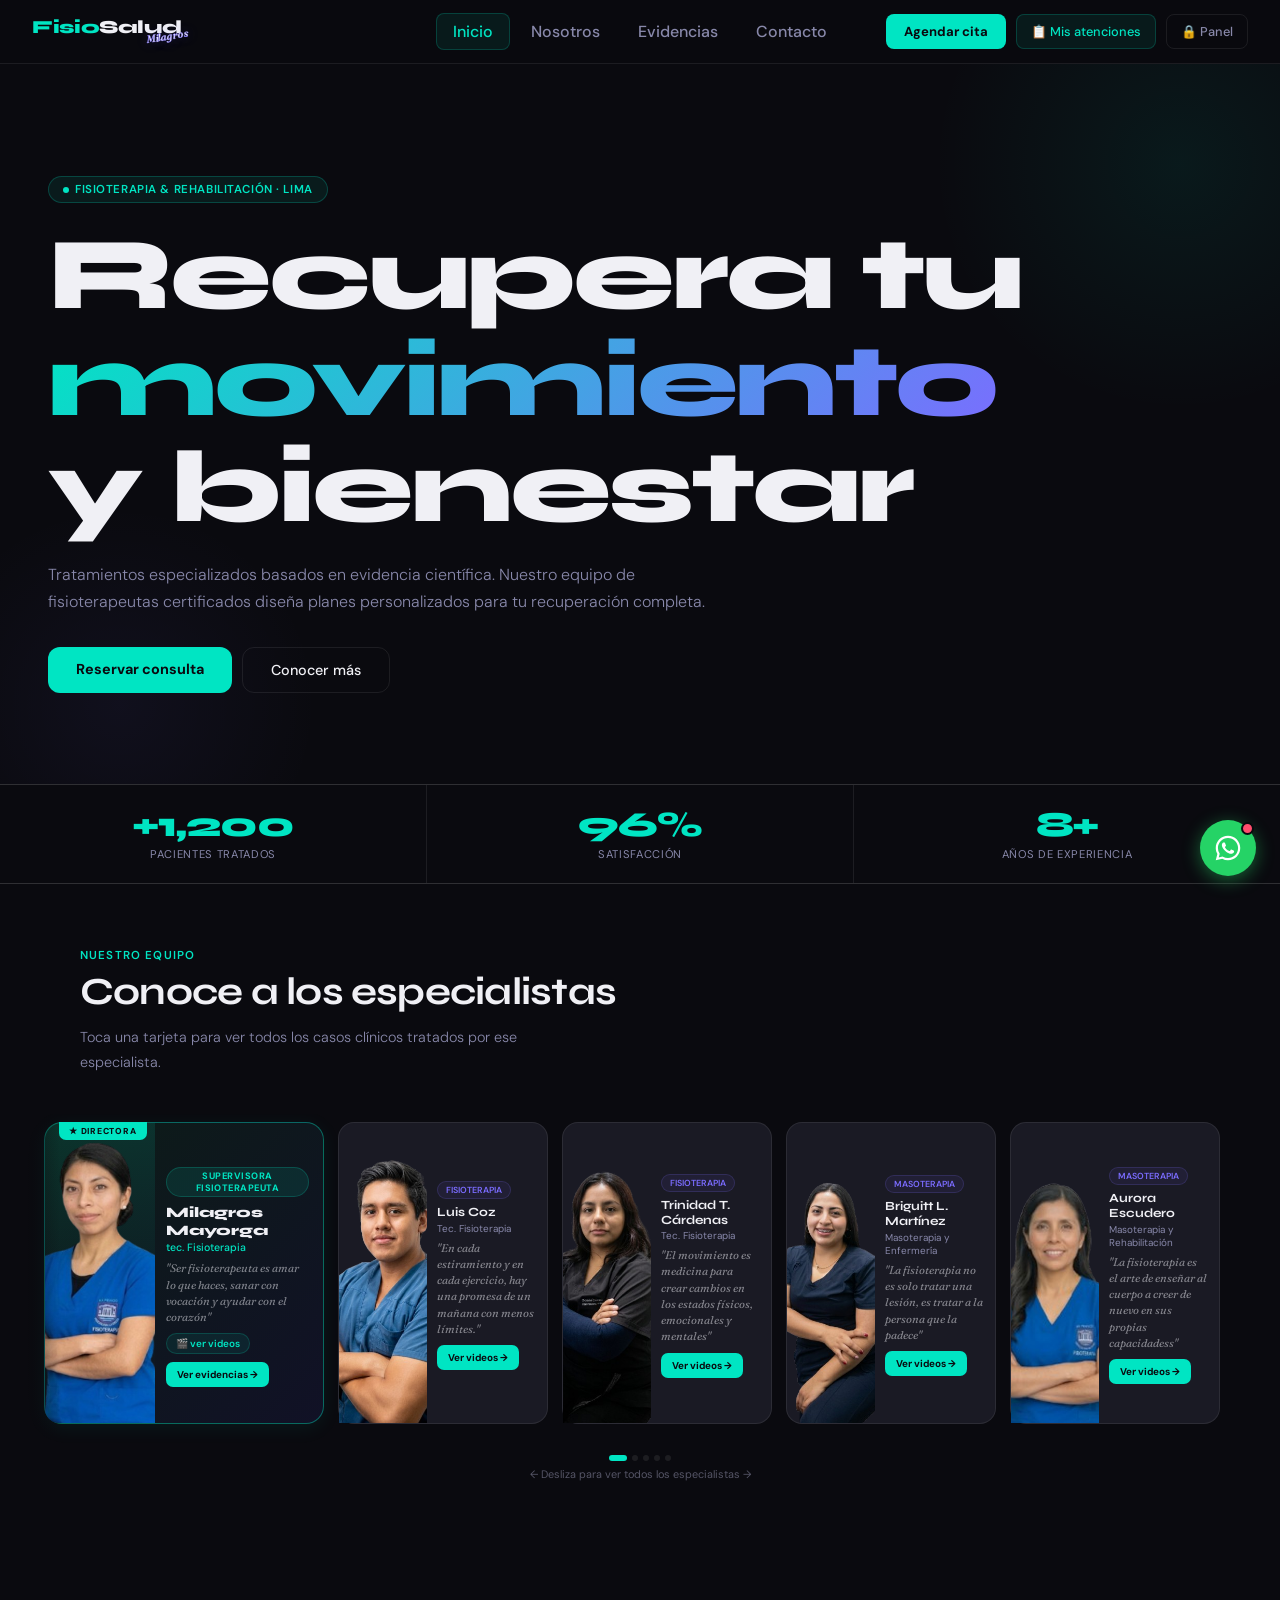
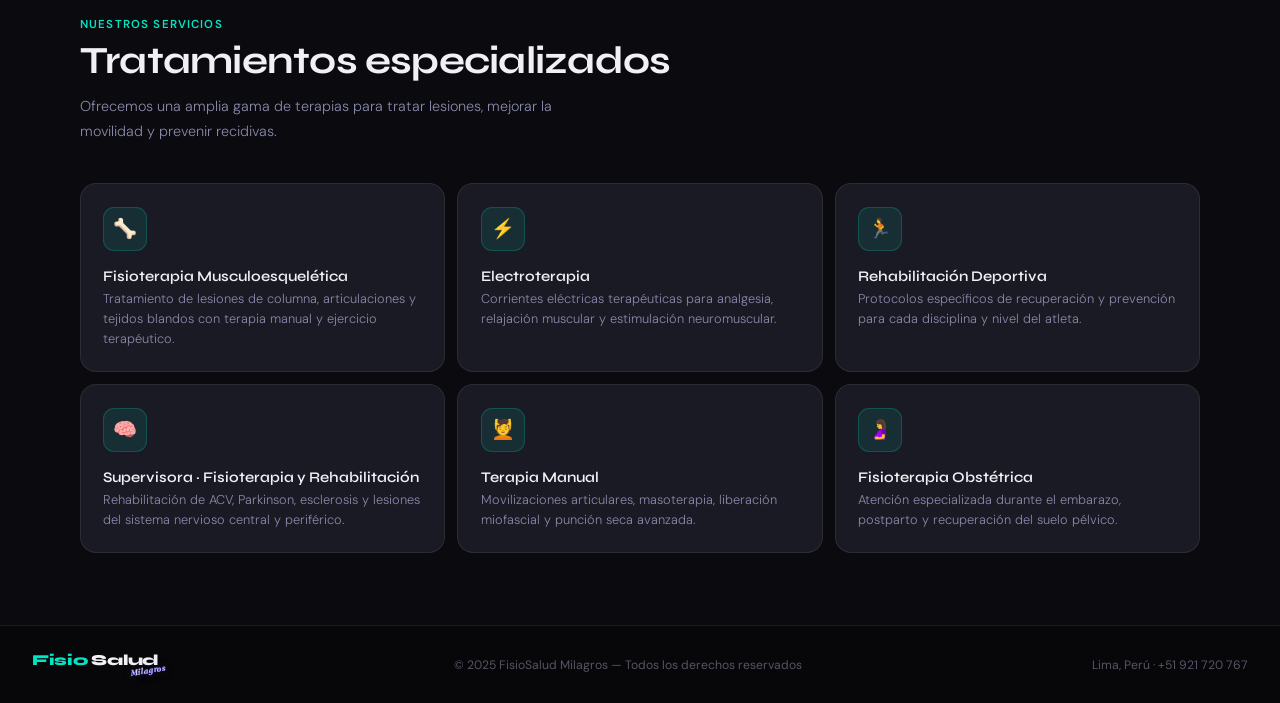
<file: index.html>
<!DOCTYPE html>
<html lang="es">

<head>
    <meta charset="UTF-8">
    <meta name="viewport" content="width=device-width, initial-scale=1.0">
    <meta name="description" content="FisioSalud Milagros — Fisioterapia y Rehabilitación en Lima. Tratamientos especializados basados en evidencia científica.">
    <title>FisioSalud Milagros — Inicio</title>
    <link rel="stylesheet" href="css/variables.css">
    <link rel="stylesheet" href="css/nav.css">
    <link rel="stylesheet" href="css/index.css">
</head>

<body>

    <!-- ======================== NAVEGACIÓN ======================== -->
    <nav>
        <a class="logo" href="index.html">
            <span class="logo-fisio">Fisio</span><span class="logo-salud">Salud</span>
            <span class="logo-milagros">Milagros</span>
        </a>

        <ul class="nav-tabs">
            <li><a href="index.html"      class="active">Inicio</a></li>
            <li><a href="nosotros.html"              >Nosotros</a></li>
            <li><a href="evidencias.html"            >Evidencias</a></li>
            <li><a href="contacto.html"              >Contacto</a></li>
        </ul>

        <div class="nav-actions">
            <a class="nav-cta" href="contacto.html">Agendar cita</a>
            <a class="nav-panel-btn" href="pacientes.html" title="Consulta tus atenciones" style="background:rgba(0,229,195,.08);border:1px solid rgba(0,229,195,.2);color:var(--accent);">📋 Mis atenciones</a>
            <a class="nav-panel-btn" href="acceso.html" title="Acceso al panel">🔒 Panel</a>
        </div>

        <button class="hamburger" id="hamBtn" aria-label="Menú">
            <span class="ham-line"></span>
            <span class="ham-line"></span>
            <span class="ham-line"></span>
        </button>
    </nav>

    <!-- Menú móvil -->
    <div class="mobile-menu" id="mobileMenu">
        <a href="index.html"      class="active">🏠 Inicio</a>
        <a href="nosotros.html"              >👥 Nosotros</a>
        <a href="evidencias.html"            >🎬 Evidencias</a>
        <a href="contacto.html"              >📞 Contacto</a>
        <a href="contacto.html" class="mob-cta">Agendar cita →</a>
        <a href="pacientes.html" style="display:block;margin:0 1.5rem .6rem;background:rgba(0,229,195,.08);border:1px solid rgba(0,229,195,.22);color:var(--accent);text-align:center;padding:10px;border-radius:10px;font-size:.82rem;text-decoration:none;font-weight:600;">📋 Consultar mis atenciones</a>
        <a href="acceso.html" style="display:block;margin:0 1.5rem 1rem;background:rgba(255,255,255,.04);border:1px solid rgba(255,255,255,.08);color:#8888aa;text-align:center;padding:10px;border-radius:10px;font-size:.82rem;text-decoration:none;border-bottom:none;">🔒 Acceso al panel</a>
    </div>

    <!-- ======================== WHATSAPP FLOTANTE ======================== -->
    <div class="wa-float">
        <div class="wa-bubble" id="waBubble">
            <strong>¡Hola! 👋</strong>
            Escríbenos por WhatsApp, estamos disponibles para ayudarte.
        </div>
        <button class="wa-btn" onclick="toggleBubble()" title="Contactar por WhatsApp">
            <span class="wa-ping"></span>
            <svg viewBox="0 0 32 32" fill="white" xmlns="http://www.w3.org/2000/svg">
                <path d="M16 2C8.268 2 2 8.268 2 16c0 2.478.672 4.8 1.845 6.79L2 30l7.418-1.82A13.94
                13.94 0 0016 30c7.732 0 14-6.268 14-14S23.732 2 16 2zm0 25.5a11.45 11.45 0
                01-5.828-1.593l-.418-.248-4.33 1.063 1.095-4.217-.272-.433A11.46 11.46 0
                014.5 16C4.5 9.597 9.597 4.5 16 4.5S27.5 9.597 27.5 16 22.403 27.5 16
                27.5zm6.29-8.61c-.344-.172-2.036-1.004-2.351-1.118-.316-.115-.546-.172-.776.172
                -.23.344-.89 1.118-1.09 1.348-.2.23-.4.258-.745.086-.344-.172-1.453-.535-2.768
                -1.708-1.023-.913-1.714-2.04-1.915-2.384-.2-.344-.021-.53.15-.7.155-.154.344-.4
                .517-.6.172-.2.23-.344.344-.574.115-.23.057-.43-.029-.6-.086-.172-.776-1.87
                -1.063-2.56-.28-.672-.564-.58-.776-.59-.2-.01-.43-.012-.66-.012-.23 0-.603.086
                -.918.43-.316.344-1.205 1.177-1.205 2.87s1.233 3.328 1.405 3.558c.172.23 2.427
                3.706 5.88 5.197.822.354 1.463.566 1.963.724.824.262 1.575.225 2.168.136.661
                -.099 2.036-.832 2.323-1.635.287-.804.287-1.493.2-1.635-.085-.143-.315-.229
                -.66-.401z"/>
            </svg>
        </button>
    </div>

    <!-- ======================== HERO ======================== -->
    <section class="hero">
        <div class="hero-inner">
            <div class="hero-badge">
                <span class="hero-badge-dot"></span>
                Fisioterapia &amp; Rehabilitación · Lima
            </div>

            <h1>
                Recupera tu<br>
                <span class="highlight">movimiento</span><br>
                y bienestar
            </h1>

            <p class="hero-desc">
                Tratamientos especializados basados en evidencia científica.
                Nuestro equipo de fisioterapeutas certificados diseña planes
                personalizados para tu recuperación completa.
            </p>

            <div class="hero-actions">
                <a class="btn-primary"   href="contacto.html">Reservar consulta</a>
                <a class="btn-secondary" href="nosotros.html">Conocer más</a>
            </div>
        </div>
    </section>

    <!-- ======================== ESTADÍSTICAS ======================== -->
    <div class="stats-bar">
        <div class="stat-item">
            <span class="num">+1,200</span>
            <span class="label">Pacientes tratados</span>
        </div>
        <div class="stat-item">
            <span class="num">96%</span>
            <span class="label">Satisfacción</span>
        </div>
        <div class="stat-item full">
            <span class="num">8+</span>
            <span class="label">Años de experiencia</span>
        </div>
    </div>

    <!-- ======================== CARRUSEL ESPECIALISTAS ======================== -->
    <section class="specialists-section">
        <div class="specialists-head">
            <span class="section-tag">Nuestro equipo</span>
            <h2 class="section-title">Conoce a los especialistas</h2>
            <p class="section-desc">
                Toca una tarjeta para ver todos los casos clínicos tratados por ese especialista.
            </p>
        </div>

        <div class="carousel-outer">
            <div class="carousel-track" id="carouselTrack">

                <!-- DIRECTORA — tarjeta principal -->
                <div class="esp-card-main" onclick="goToEvidencias('ml')">
                    <span class="dir-tag">★ Directora</span>
                    <div class="esp-foto-main">
                        <img src="img/foto-mm.png" alt="Milagros Mayorga" style="width:100%;height:100%;object-fit:cover;object-position:top center;">
                    </div>
                    <div class="esp-info-main">
                        <div class="esp-badge-main">Supervisora Fisioterapeuta</div>
                        <div class="esp-name-main">Milagros Mayorga</div>
                        <div class="esp-role-main">tec. Fisioterapia</div>
                        <div class="esp-quote">"Ser fisioterapeuta es amar lo que haces, sanar con vocación y ayudar con el corazón"</div>
                        <div class="vid-count-main">🎬 ver videos</div>
                        <button class="ev-btn" onclick="event.stopPropagation();goToEvidencias('ml')">
                            Ver evidencias →
                        </button>
                    </div>
                </div>

                <!-- Carlos Ríos -->
                <div class="esp-card-sec" onclick="goToEvidencias('lc')">
                    <div class="esp-foto-sec">
                        <img src="img/foto-lc.png" alt="Luis Coz" >
                    </div>
                    <div class="esp-info-sec">
                        <div class="esp-badge-sec">Fisioterapia</div>
                        <div class="esp-name-sec">Luis Coz</div>
                        <div class="esp-role-sec">Tec. Fisioterapia</div>
                        <div class="esp-quote">"En cada estiramiento y en cada ejercicio, hay una promesa de un mañana con menos límites."</div>
                        <button class="ev-btn">Ver videos →</button>
                    </div>
                </div>

                <!-- Ana Vargas -->
                <div class="esp-card-sec" onclick="goToEvidencias('tc')">
                    <div class="esp-foto-sec">
                        <img src="img/foto-tc.png" alt="Trinidad T. Cárdenas" style="width:100%;height:100%;object-fit:cover;object-position:top center;">
                    </div>
                    <div class="esp-info-sec">
                        <div class="esp-badge-sec">Fisioterapia</div>
                        <div class="esp-name-sec">Trinidad T. Cárdenas</div>
                        <div class="esp-role-sec">Tec. Fisioterapia</div>
                        <div class="esp-quote">"El movimiento es medicina para crear cambios en los estados físicos, emocionales y mentales"</div>
                        <button class="ev-btn">Ver videos →</button>
                    </div>
                </div>

                <!-- Juan Morales -->
                <div class="esp-card-sec" onclick="goToEvidencias('bm')">
                    <div class="esp-foto-sec">
                        <img src="img/foto-bm.png" alt="Briguitt L. Martínez" style="width:100%;height:100%;object-fit:cover;object-position:top center;">
                    </div>
                    <div class="esp-info-sec">
                        <div class="esp-badge-sec">Masoterapia</div>
                        <div class="esp-name-sec">Briguitt L. Martínez</div>
                        <div class="esp-role-sec">Masoterapia y Enfermería</div>
                        <div class="esp-quote">"La fisioterapia no es solo tratar una lesión, es tratar a la persona que la padece"</div>
                        <button class="ev-btn">Ver videos →</button>
                    </div>
                </div>

                <!-- Rosa Medina -->
                <div class="esp-card-sec" onclick="goToEvidencias('ae')">
                    <div class="esp-foto-sec">
                        <img src="img/foto-ae.png" alt="Aurora Escudero" style="width:100%;height:100%;object-fit:cover;object-position:top center;">
                    </div>
                    <div class="esp-info-sec">
                        <div class="esp-badge-sec">Masoterapia</div>
                        <div class="esp-name-sec">Aurora Escudero</div>
                        <div class="esp-role-sec">Masoterapia y Rehabilitación</div>
                        <div class="esp-quote">"La fisioterapia es el arte de enseñar al cuerpo a creer de nuevo en sus propias capacidadess"</div>
                        <button class="ev-btn">Ver videos →</button>
                    </div>
                </div>

            </div>
        </div>

        <div class="carousel-dots">
            <div class="c-dot active"></div>
            <div class="c-dot"></div>
            <div class="c-dot"></div>
            <div class="c-dot"></div>
            <div class="c-dot"></div>
        </div>
        <p class="swipe-hint">← Desliza para ver todos los especialistas →</p>
    </section>

    <!-- ======================== SERVICIOS ======================== -->
    <section class="services-section">
        <span class="section-tag">Nuestros servicios</span>
        <h2 class="section-title">Tratamientos especializados</h2>
        <p class="section-desc">
            Ofrecemos una amplia gama de terapias para tratar lesiones,
            mejorar la movilidad y prevenir recidivas.
        </p>

        <div class="services-grid">
            <div class="service-card">
                <div class="service-icon">🦴</div>
                <div>
                    <h3>Fisioterapia Musculoesquelética</h3>
                    <p>Tratamiento de lesiones de columna, articulaciones y tejidos blandos con terapia manual y ejercicio terapéutico.</p>
                </div>
            </div>
            <div class="service-card">
                <div class="service-icon">⚡</div>
                <div>
                    <h3>Electroterapia</h3>
                    <p>Corrientes eléctricas terapéuticas para analgesia, relajación muscular y estimulación neuromuscular.</p>
                </div>
            </div>
            <div class="service-card">
                <div class="service-icon">🏃</div>
                <div>
                    <h3>Rehabilitación Deportiva</h3>
                    <p>Protocolos específicos de recuperación y prevención para cada disciplina y nivel del atleta.</p>
                </div>
            </div>
            <div class="service-card">
                <div class="service-icon">🧠</div>
                <div>
                    <h3>Supervisora · Fisioterapia y Rehabilitación</h3>
                    <p>Rehabilitación de ACV, Parkinson, esclerosis y lesiones del sistema nervioso central y periférico.</p>
                </div>
            </div>
            <div class="service-card">
                <div class="service-icon">💆</div>
                <div>
                    <h3>Terapia Manual</h3>
                    <p>Movilizaciones articulares, masoterapia, liberación miofascial y punción seca avanzada.</p>
                </div>
            </div>
            <div class="service-card">
                <div class="service-icon">🤰</div>
                <div>
                    <h3>Fisioterapia Obstétrica</h3>
                    <p>Atención especializada durante el embarazo, postparto y recuperación del suelo pélvico.</p>
                </div>
            </div>
        </div>
    </section>

    <!-- ======================== FOOTER ======================== -->
    <footer>
        <a class="logo footer-logo" href="index.html" style="text-decoration:none;">
            <span class="logo-fisio" style="font-size:.95rem;">Fisio</span>
            <span class="logo-salud" style="font-size:.95rem;">Salud</span>
            <span class="logo-milagros" style="font-size:.52rem;">Milagros</span>
        </a>
        <span>© 2025 FisioSalud Milagros — Todos los derechos reservados</span>
        <span>Lima, Perú · +51 921 720 767</span>
    </footer>

    <script src="js/nav.js"></script>
    <script src="js/config.js"></script>
    <script src="js/sheets.js"></script>
    <script src="js/index.js"></script>

</body>
</html>
</file>
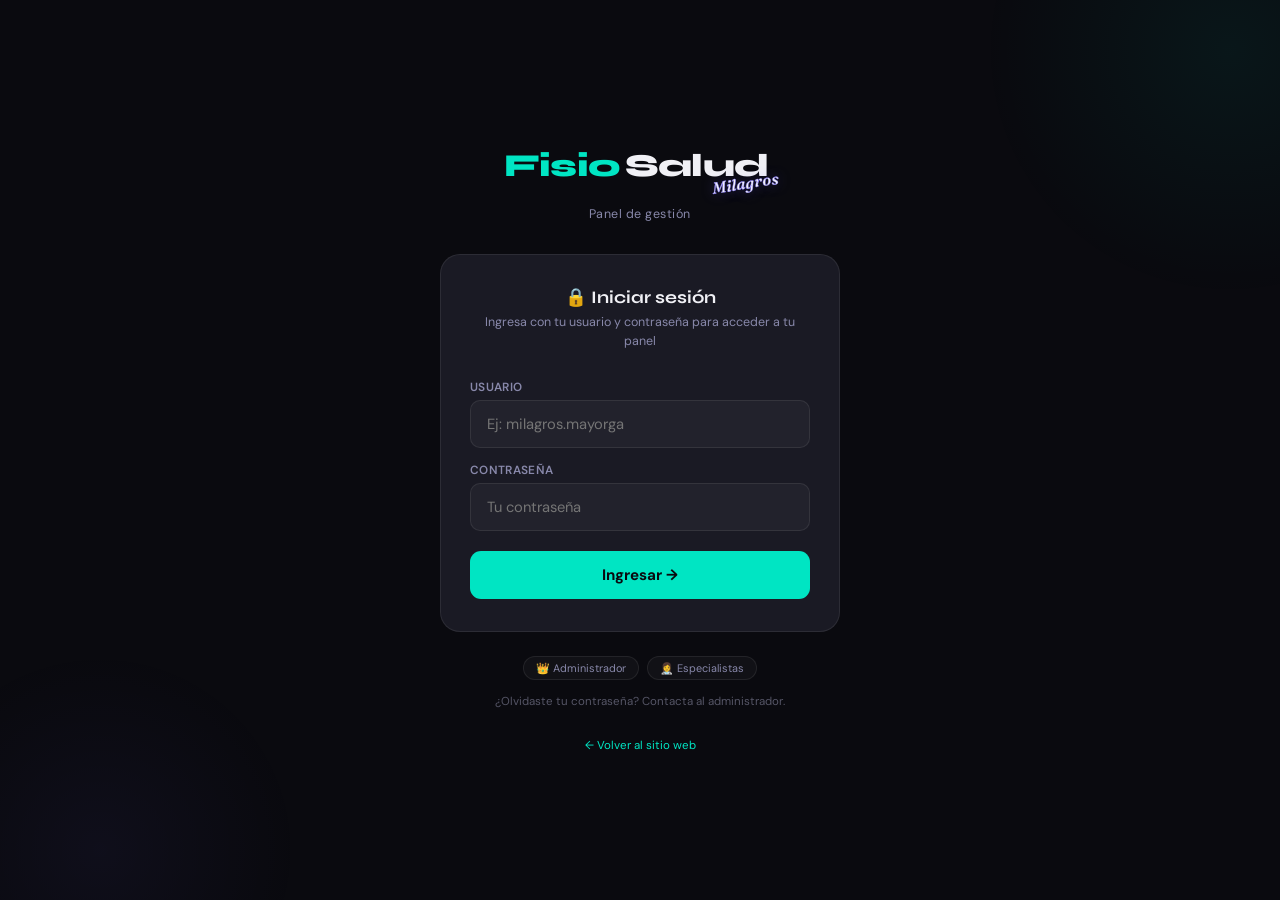
<file: acceso.html>
<!DOCTYPE html>
<html lang="es">

<head>
    <meta charset="UTF-8">
    <meta name="viewport" content="width=device-width, initial-scale=1.0">
    <title>Acceso — FisioSalud Milagros</title>
    <link rel="stylesheet" href="css/variables.css">
    <style>
        * { box-sizing: border-box; margin: 0; padding: 0; }

        body {
            font-family: 'DM Sans', sans-serif;
            background: var(--bg);
            color: var(--text);
            min-height: 100vh;
            display: flex;
            align-items: center;
            justify-content: center;
            padding: 1.5rem;
        }

        /* Fondo decorativo */
        body::before {
            content: '';
            position: fixed;
            top: -200px; right: -200px;
            width: 500px; height: 500px;
            background: radial-gradient(circle, rgba(0,229,195,0.06), transparent 70%);
            pointer-events: none;
        }

        body::after {
            content: '';
            position: fixed;
            bottom: -150px; left: -100px;
            width: 400px; height: 400px;
            background: radial-gradient(circle, rgba(123,108,255,0.05), transparent 70%);
            pointer-events: none;
        }

        /* Contenedor principal */
        .login-wrap {
            width: 100%;
            max-width: 400px;
            animation: fadeIn 0.4s ease;
            position: relative;
            z-index: 2;
        }

        @keyframes fadeIn {
            from { opacity: 0; transform: translateY(12px); }
            to   { opacity: 1; transform: translateY(0); }
        }

        /* Logo */
        .login-logo {
            text-align: center;
            margin-bottom: 2rem;
        }

        .logo-inner {
            position: relative;
            display: inline-block;
            padding-bottom: 0.8rem;
            padding-right: 0.5rem;
        }

        .logo-fisio  { font-family: 'Syne', sans-serif; font-weight: 800; font-size: 2rem; color: #00e5c3; letter-spacing: -0.02em; }
        .logo-salud  { font-family: 'Syne', sans-serif; font-weight: 800; font-size: 2rem; color: #f0f0f5; letter-spacing: -0.02em; }
        .logo-milag  {
            font-family: 'Fraunces', serif;
            font-style: italic;
            font-weight: 600;
            font-size: 1rem;
            color: #f0f0f5;
            -webkit-text-stroke: 0.4px #7b6cff;
            text-shadow: 0 0 14px rgba(123,108,255,0.4);
            position: absolute;
            bottom: 0; right: -0.2rem;
            transform: rotate(-9deg);
            transform-origin: left bottom;
            white-space: nowrap;
        }

        .login-subtitle {
            font-size: 0.78rem;
            color: var(--muted);
            margin-top: 0.5rem;
            letter-spacing: 0.04em;
        }

        /* Caja de login */
        .login-box {
            background: var(--bg3);
            border: 1px solid var(--border);
            border-radius: 20px;
            padding: 2rem 1.8rem;
        }

        .login-box h2 {
            font-family: 'Syne', sans-serif;
            font-size: 1.1rem;
            font-weight: 700;
            margin-bottom: 0.3rem;
            text-align: center;
        }

        .login-box p {
            font-size: 0.78rem;
            color: var(--muted);
            text-align: center;
            margin-bottom: 1.8rem;
            line-height: 1.5;
        }

        /* Campos */
        .field {
            margin-bottom: 14px;
        }

        .field label {
            display: block;
            font-size: 0.74rem;
            font-weight: 600;
            color: var(--muted);
            margin-bottom: 5px;
            letter-spacing: 0.03em;
            text-transform: uppercase;
        }

        .field input {
            width: 100%;
            background: rgba(255,255,255,0.04);
            border: 1px solid var(--border);
            border-radius: 10px;
            padding: 13px 16px;
            color: var(--text);
            font-family: 'DM Sans', sans-serif;
            font-size: 0.92rem;
            outline: none;
            transition: border-color 0.2s, box-shadow 0.2s;
        }

        .field input:focus {
            border-color: rgba(0,229,195,0.4);
            box-shadow: 0 0 0 3px rgba(0,229,195,0.08);
        }

        /* Botón */
        .login-btn {
            width: 100%;
            background: var(--accent);
            color: #0a0a0f;
            border: none;
            padding: 14px;
            border-radius: 11px;
            font-family: 'DM Sans', sans-serif;
            font-weight: 700;
            font-size: 0.95rem;
            cursor: pointer;
            margin-top: 6px;
            transition: all 0.2s;
        }

        .login-btn:hover {
            background: #00c9aa;
            transform: translateY(-1px);
            box-shadow: 0 6px 20px rgba(0,229,195,0.25);
        }

        .login-btn:active {
            transform: translateY(0);
        }

        /* Error */
        .login-error {
            background: rgba(255,107,107,0.08);
            border: 1px solid rgba(255,107,107,0.25);
            border-radius: 8px;
            padding: 10px 14px;
            color: #ff6b6b;
            font-size: 0.78rem;
            text-align: center;
            margin-top: 12px;
            display: none;
        }

        /* Cargando */
        .login-loading {
            text-align: center;
            padding: 12px;
            color: var(--muted);
            font-size: 0.82rem;
            display: none;
        }

        /* Info de acceso */
        .access-info {
            margin-top: 1.5rem;
            text-align: center;
        }

        .access-info p {
            font-size: 0.72rem;
            color: var(--subtle, #555);
            line-height: 1.6;
        }

        .access-info a {
            color: var(--accent);
            text-decoration: none;
            font-size: 0.72rem;
        }

        /* Roles info */
        .roles-row {
            display: flex;
            gap: 8px;
            justify-content: center;
            margin-top: 1.2rem;
        }

        .role-pill {
            display: flex;
            align-items: center;
            gap: 5px;
            background: rgba(255,255,255,0.03);
            border: 1px solid var(--border);
            border-radius: 100px;
            padding: 4px 12px;
            font-size: 0.68rem;
            color: var(--muted);
        }
    </style>
</head>

<body>

<div class="login-wrap">

    <!-- Logo -->
    <div class="login-logo">
        <div class="logo-inner">
            <span class="logo-fisio">Fisio</span>
            <span class="logo-salud">Salud</span>
            <span class="logo-milag">Milagros</span>
        </div>
        <p class="login-subtitle">Panel de gestión</p>
    </div>

    <!-- Caja de login -->
    <div class="login-box">
        <h2>🔒 Iniciar sesión</h2>
        <p>Ingresa con tu usuario y contraseña para acceder a tu panel</p>

        <div class="field">
            <label>Usuario</label>
            <input
                type="text"
                id="usuario"
                placeholder="Ej: milagros.mayorga"
                autocomplete="username"
                autocapitalize="none"
                onkeydown="if(event.key==='Enter') document.getElementById('password').focus()"
            >
        </div>

        <div class="field">
            <label>Contraseña</label>
            <input
                type="password"
                id="password"
                placeholder="Tu contraseña"
                autocomplete="current-password"
                onkeydown="if(event.key==='Enter') doLogin()"
            >
        </div>

        <button class="login-btn" onclick="doLogin()">
            Ingresar →
        </button>

        <div class="login-error" id="loginError">
            ❌ Usuario o contraseña incorrectos. Intenta de nuevo.
        </div>

        <div class="login-loading" id="loginLoading">
            ⏳ Verificando...
        </div>
    </div>

    <!-- Info de roles -->
    <div class="access-info">
        <div class="roles-row">
            <div class="role-pill">👑 Administrador</div>
            <div class="role-pill">👩‍⚕️ Especialistas</div>
        </div>
        <p style="margin-top:0.8rem;">
            ¿Olvidaste tu contraseña? Contacta al administrador.
        </p>
        <br>
        <a href="index.html">← Volver al sitio web</a>
    </div>

</div>

<script src="js/config.js"></script>
<script>

    function doLogin() {
        var usuario  = document.getElementById('usuario').value.trim().toLowerCase();
        var password = document.getElementById('password').value;
        var error    = document.getElementById('loginError');
        var loading  = document.getElementById('loginLoading');

        /* Ocultar error anterior */
        error.style.display   = 'none';
        loading.style.display = 'block';

        /* Pequeño delay para efecto visual */
        setTimeout(function () {
            loading.style.display = 'none';

            var resultado = verificarLogin(usuario, password);

            if (!resultado) {
                error.style.display = 'block';
                document.getElementById('password').value = '';
                document.getElementById('password').focus();
                return;
            }

            /* Guardar sesión en sessionStorage */
            try {
                sessionStorage.setItem('fsm_usuario',  usuario);
                sessionStorage.setItem('fsm_rol',      resultado.rol);
                sessionStorage.setItem('fsm_id',       resultado.id     || '');
                sessionStorage.setItem('fsm_nombre',   resultado.nombre || '');
            } catch(e) { /* silent */ }

            /* Redirigir según rol */
            if (resultado.rol === 'admin') {
                window.location.href = 'admin.html';
            } else {
                window.location.href = 'especialista.html';
            }

        }, 600);
    }

    /* Si ya hay sesión activa, redirigir */
    try {
        var rol = sessionStorage.getItem('fsm_rol');
        if (rol === 'admin') {
            window.location.href = 'admin.html';
        } else if (rol === 'especialista') {
            window.location.href = 'especialista.html';
        }
    } catch(e) { /* silent */ }

</script>

</body>
</html>
</file>
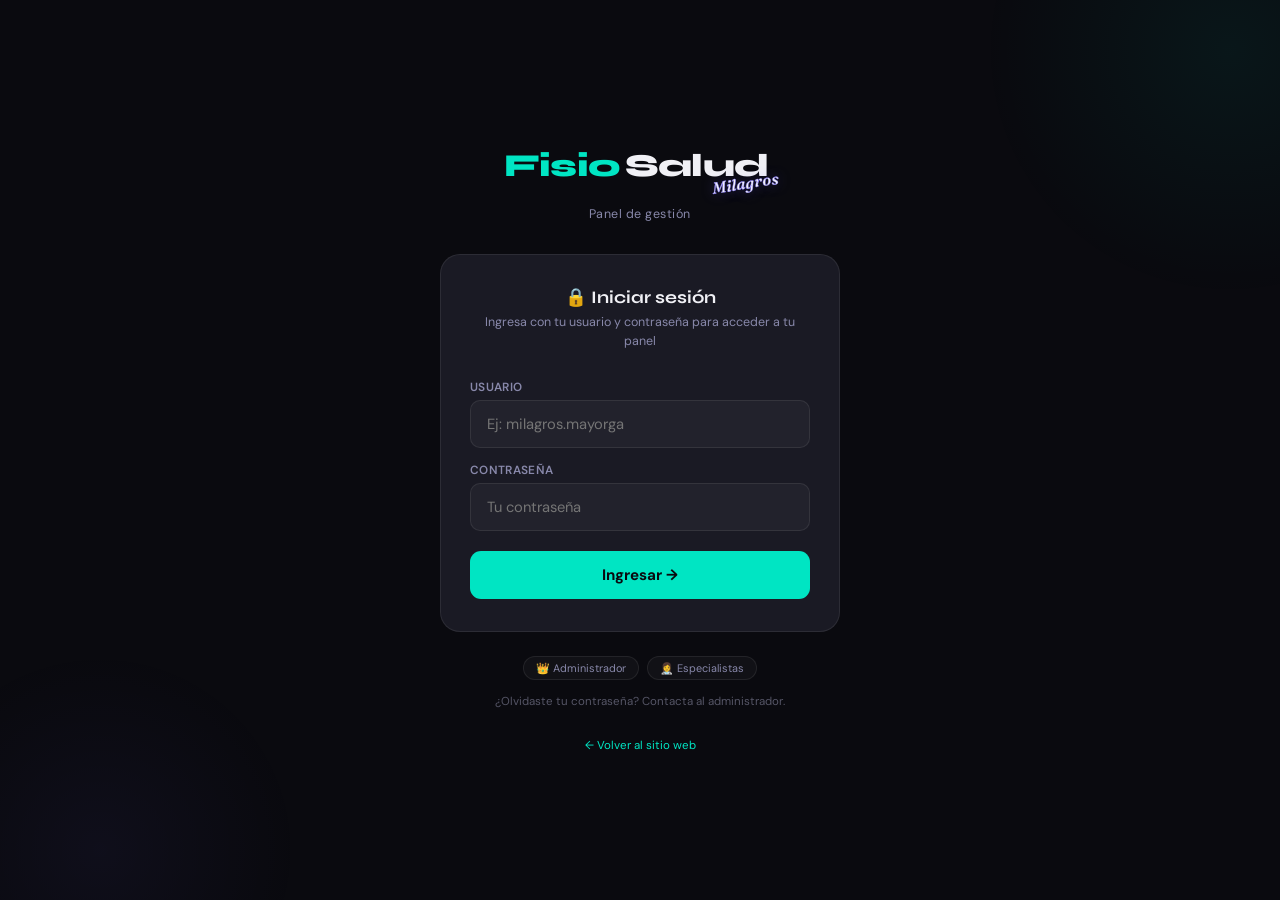
<file: admin.html>
<!DOCTYPE html>
<html lang="es">
<head>
    <meta charset="UTF-8">
    <meta name="viewport" content="width=device-width, initial-scale=1.0">
    <title>Panel Admin — FisioSalud Milagros</title>
    <link rel="stylesheet" href="css/variables.css">
    <link rel="stylesheet" href="css/admin.css">
</head>
<body>

<div class="login-screen" id="loginScreen" style="display:none;"></div>

<!-- ======================== PANEL ADMIN ======================== -->
<div class="admin-layout" id="adminLayout">

    <header class="admin-header">
        <div class="admin-header-left">
            <div style="position:relative;display:inline-block;padding-bottom:.55rem;padding-right:.35rem;">
                <span style="font-family:'Syne',sans-serif;font-weight:800;font-size:.95rem;color:#00e5c3;">Fisio</span>
                <span style="font-family:'Syne',sans-serif;font-weight:800;font-size:.95rem;color:#f0f0f5;">Salud</span>
                <span style="font-family:'Fraunces',serif;font-style:italic;font-size:.52rem;color:#f0f0f5;-webkit-text-stroke:.3px #7b6cff;position:absolute;bottom:0;right:-.08rem;transform:rotate(-9deg);transform-origin:left bottom;white-space:nowrap;">Milagros</span>
            </div>
            <span class="admin-badge">👑 Administrador</span>
        </div>
        <div style="display:flex;align-items:center;gap:10px;">
            <a href="pacientes.html" target="_blank" style="font-size:.75rem;color:var(--accent);text-decoration:none;background:rgba(0,229,195,.08);border:1px solid rgba(0,229,195,.2);padding:5px 12px;border-radius:7px;">📋 Ver página pacientes →</a>
            <a href="index.html" style="font-size:.75rem;color:var(--muted);text-decoration:none;" target="_blank">Ver sitio →</a>
            <button class="logout-btn" onclick="doLogout()">Cerrar sesión</button>
        </div>
    </header>

    <div class="admin-content">

        <!-- Aviso Sheets no configurado -->
        <div id="configWarning" style="display:none;background:rgba(239,159,39,.12);border:2px solid rgba(239,159,39,.5);border-radius:14px;padding:1.2rem 1.3rem;margin-bottom:1.4rem;">
            <div style="display:flex;align-items:center;gap:10px;margin-bottom:.5rem;">
                <span style="font-size:1.5rem;">⚠️</span>
                <h4 style="font-family:Syne,sans-serif;font-size:1rem;font-weight:700;color:#ef9f27;">Google Sheets NO está configurado</h4>
            </div>
            <p style="font-size:.8rem;color:#c89a50;line-height:1.6;margin-bottom:.5rem;">Los cambios que hagas <strong style="color:#ef9f27;">solo se guardan en este navegador</strong>. Si cierras el navegador o usas otro dispositivo, los datos podrían perderse.</p>
            <p style="font-size:.78rem;color:#8888aa;line-height:1.55;">Para activar: abre <code style="background:rgba(255,255,255,.08);padding:2px 7px;border-radius:4px;color:#00e5c3;">js/config.js</code> y pega tu ID en <code style="background:rgba(255,255,255,.08);padding:2px 7px;border-radius:4px;color:#00e5c3;">SHEETS_ID</code>.</p>
        </div>

        <!-- Dashboard -->
        <div class="stats-grid" id="dashStats">
            <div class="stat-card"><span class="big-num" id="statEsp">5</span><span class="stat-label">Especialistas</span></div>
            <div class="stat-card"><span class="big-num" id="statVid">0</span><span class="stat-label">Videos</span></div>
            <div class="stat-card"><span class="big-num" id="statPac">0</span><span class="stat-label">Pacientes</span></div>
            <div class="stat-card"><span class="big-num" id="statCom">0</span><span class="stat-label">Pendientes</span></div>
        </div>

        <!-- Tabs -->
        <div class="admin-tabs">
            <button class="admin-tab active" onclick="switchTab('equipo',this)">👥 Equipo</button>
            <button class="admin-tab"        onclick="switchTab('pacientes',this)">🗂️ Pacientes</button>
            <button class="admin-tab"        onclick="switchTab('videos',this)">🎬 Videos</button>
            <button class="admin-tab"        onclick="switchTab('servicios',this)">⚙️ Servicios</button>
            <button class="admin-tab"        onclick="switchTab('comentarios',this)">💬 Comentarios</button>
            <button class="admin-tab"        onclick="switchTab('contacto',this)">📞 Contacto</button>
        </div>


        <!-- ========== TAB: EQUIPO ========== -->
        <div class="admin-panel active" id="panel-equipo">
            <div class="admin-card">
                <div class="admin-card-header">
                    <span class="admin-card-title">👥 Gestionar especialistas</span>
                    <button class="btn-add" onclick="toggleForm('formEquipo')">+ Agregar</button>
                </div>
                <div id="formEquipo" style="display:none;margin-bottom:1.2rem;padding:1rem;background:rgba(0,229,195,.04);border:1px solid rgba(0,229,195,.15);border-radius:var(--r-md);">
                    <div class="admin-form-row">
                        <div class="admin-form-group"><label>Nombre completo</label><input class="admin-input" id="eq-nombre" placeholder="Ej: Mg. María López"></div>
                        <div class="admin-form-group"><label>Cargo</label><input class="admin-input" id="eq-cargo" placeholder="Ej: Fisioterapeuta"></div>
                    </div>
                    <div class="admin-form-row">
                        <div class="admin-form-group"><label>Especialidad</label><input class="admin-input" id="eq-especialidad" placeholder="Ej: Rehabilitación Deportiva"></div>
                        <div class="admin-form-group"><label>Años de experiencia</label><input class="admin-input" id="eq-anios" type="number" placeholder="8"></div>
                    </div>
                    <div class="admin-form-row">
                        <div class="admin-form-group"><label>Frase / Cita</label><input class="admin-input" id="eq-frase" placeholder="Su frase representativa"></div>
                        <div class="admin-form-group"><label>¿Es la directora?</label>
                            <select class="admin-select" id="eq-principal"><option value="no">No</option><option value="si">Sí — es la directora</option></select>
                        </div>
                    </div>
                    <button class="btn-add" onclick="addEspecialista()">Guardar especialista</button>
                </div>
                <div class="admin-list" id="listaEquipo"><div style="text-align:center;padding:1rem;color:var(--muted);font-size:.8rem;">Cargando...</div></div>
            </div>
        </div>


        <!-- ========== TAB: PACIENTES ========== -->
        <div class="admin-panel" id="panel-pacientes">

            <!-- Sub-tabs -->
            <div style="display:flex;gap:6px;margin-bottom:1.2rem;">
                <button class="admin-tab active" style="flex:1;background:var(--accent);color:#0a0a0f;" id="subtab-reg-btn" onclick="switchSubtab('registrar',this)">➕ Registrar atención</button>
                <button class="admin-tab" style="flex:1;" id="subtab-hist-btn" onclick="switchSubtab('historial',this)">📋 Ver historial</button>
            </div>

            <!-- SUB: REGISTRAR -->
            <div id="subtab-registrar">
                <div class="admin-card">
                    <div class="admin-card-header">
                        <span class="admin-card-title">📝 Nueva atención de paciente</span>
                    </div>

                    <!-- Buscar paciente existente (para pacientes que regresan) -->
                    <div class="admin-form-group" style="position:relative;">
                        <label>¿Paciente que ya nos visitó antes? Búscalo aquí</label>
                        <input
                            class="admin-input"
                            id="p-buscar-existente"
                            placeholder="Escribe el nombre o código del paciente..."
                            autocomplete="off"
                            oninput="buscarPacienteExistenteAdmin(this.value)"
                            onblur="setTimeout(function(){ document.getElementById('p-buscar-resultados').style.display='none'; }, 150)"
                        >
                        <div id="p-buscar-resultados" style="display:none;position:absolute;z-index:20;top:100%;left:0;right:0;
                            background:var(--bg3);border:1px solid var(--border);border-radius:var(--r-sm);
                            margin-top:4px;max-height:220px;overflow-y:auto;box-shadow:0 8px 24px rgba(0,0,0,.35);"></div>
                        <p style="font-size:.7rem;color:var(--muted);margin-top:5px;line-height:1.5;">
                            ℹ️ Si el paciente aparece en la lista, selecciónalo y se usará su código existente.
                            Si no aparece, es un paciente nuevo — solo continúa llenando el formulario.
                        </p>
                    </div>

                    <!-- Código generado automáticamente -->
                    <div class="admin-form-group">
                        <label>Código del paciente (generado automáticamente)</label>
                        <div style="display:flex;gap:8px;align-items:center;">
                            <input
                                class="admin-input"
                                id="p-codigo"
                                readonly
                                style="flex:1;background:rgba(0,229,195,.05);border-color:rgba(0,229,195,.3);
                                       font-family:monospace;font-size:.95rem;letter-spacing:.08em;color:var(--accent);"
                            >
                            <button
                                onclick="regenerarCodigo()"
                                style="background:rgba(0,229,195,.1);border:1px solid rgba(0,229,195,.3);
                                       color:var(--accent);border-radius:var(--r-sm);padding:10px 13px;
                                       cursor:pointer;font-size:.8rem;white-space:nowrap;transition:all .2s;"
                                title="Generar otro código"
                            >🔄 Nuevo</button>
                            <button
                                onclick="copiarCodigo()"
                                style="background:rgba(0,229,195,.1);border:1px solid rgba(0,229,195,.3);
                                       color:var(--accent);border-radius:var(--r-sm);padding:10px 13px;
                                       cursor:pointer;font-size:.8rem;white-space:nowrap;transition:all .2s;"
                                title="Copiar código"
                            >📋 Copiar</button>
                        </div>
                        <p style="font-size:.7rem;color:var(--muted);margin-top:5px;line-height:1.5;">
                            ℹ️ Este código es único. Compártelo con el paciente para que consulte su historial en
                            <strong style="color:var(--text);">pacientes.html</strong>.
                        </p>
                    </div>

                    <div class="admin-form-row">
                        <div class="admin-form-group">
                            <label>Fecha de atención *</label>
                            <input class="admin-input" id="p-fecha" type="date">
                        </div>
                        <div class="admin-form-group">
                            <label>Nombre completo *</label>
                            <input class="admin-input" id="p-nombre" placeholder="Ej: Juan Pérez">
                        </div>
                    </div>

                    <div class="admin-form-row">
                        <div class="admin-form-group">
                            <label>Edad</label>
                            <input class="admin-input" id="p-edad" type="number" placeholder="Ej: 35">
                        </div>
                        <div class="admin-form-group">
                            <label>Género</label>
                            <select class="admin-select" id="p-genero">
                                <option value="">— seleccionar —</option>
                                <option>Masculino</option>
                                <option>Femenino</option>
                                <option>Otro</option>
                            </select>
                        </div>
                    </div>

                    <div class="admin-form-row">
                        <div class="admin-form-group">
                            <label>Teléfono</label>
                            <input class="admin-input" id="p-telefono" type="tel" placeholder="Ej: 999 888 777">
                        </div>
                        <div class="admin-form-group">
                            <label>Estado</label>
                            <select class="admin-select" id="p-estado">
                                <option value="Activo">Activo</option>
                                <option value="Alta">Alta</option>
                            </select>
                        </div>
                    </div>

                    <div class="admin-form-group">
                        <label>Diagnóstico</label>
                        <textarea class="admin-input admin-textarea" id="p-diagnostico" placeholder="Describe el diagnóstico..."></textarea>
                    </div>

                    <div class="admin-form-group">
                        <label>Tratamiento</label>
                        <textarea class="admin-input admin-textarea" id="p-tratamiento" placeholder="Protocolo aplicado..."></textarea>
                    </div>

                    <!-- Múltiples fotos -->
                    <div class="admin-form-group">
                        <label>Fotos del paciente (máx. 5 — controles, radiografías, recetas…)</label>
                        <input
                            class="admin-input"
                            id="p-fotos"
                            type="file"
                            accept="image/*"
                            multiple
                            onchange="previsualizarFotos(this)"
                        >
                        <div id="p-fotos-preview" style="display:flex;flex-wrap:wrap;gap:7px;margin-top:8px;"></div>
                        <p style="font-size:.7rem;color:var(--muted);margin-top:4px;">
                            Selecciona hasta 5 imágenes a la vez (JPEG/PNG recomendado).
                        </p>
                    </div>

                    <button
                        class="btn-add"
                        style="width:100%;padding:12px;justify-content:center;"
                        onclick="registrarPaciente()"
                    >💾 Guardar atención</button>
                </div>
            </div>

            <!-- SUB: HISTORIAL -->
            <div id="subtab-historial" style="display:none;">
                <div class="admin-card">
                    <div class="admin-card-header">
                        <span class="admin-card-title">📋 Historial de atenciones</span>
                        <span id="contPacientes" style="font-size:.72rem;color:var(--muted);">Cargando...</span>
                    </div>
                    <!-- Buscador -->
                    <div style="position:relative;margin-bottom:1rem;">
                        <span style="position:absolute;left:11px;top:50%;transform:translateY(-50%);color:var(--muted);pointer-events:none;">🔍</span>
                        <input class="admin-input" id="pacBuscador" placeholder="Buscar por código, nombre o estado..." style="padding-left:34px;" oninput="filtrarPacientes()">
                    </div>
                    <!-- Tabla -->
                    <div style="overflow-x:auto;">
                        <table style="width:100%;border-collapse:collapse;font-size:.78rem;min-width:580px;">
                            <thead>
                                <tr>
                                    <th style="padding:9px 12px;text-align:left;font-size:.68rem;font-weight:700;text-transform:uppercase;letter-spacing:.06em;color:var(--muted);border-bottom:1px solid var(--border);">Código</th>
                                    <th style="padding:9px 12px;text-align:left;font-size:.68rem;font-weight:700;text-transform:uppercase;letter-spacing:.06em;color:var(--muted);border-bottom:1px solid var(--border);">Paciente</th>
                                    <th style="padding:9px 12px;text-align:left;font-size:.68rem;font-weight:700;text-transform:uppercase;letter-spacing:.06em;color:var(--muted);border-bottom:1px solid var(--border);">Fecha</th>
                                    <th style="padding:9px 12px;text-align:left;font-size:.68rem;font-weight:700;text-transform:uppercase;letter-spacing:.06em;color:var(--muted);border-bottom:1px solid var(--border);">Teléfono</th>
                                    <th style="padding:9px 12px;text-align:left;font-size:.68rem;font-weight:700;text-transform:uppercase;letter-spacing:.06em;color:var(--muted);border-bottom:1px solid var(--border);">Estado</th>
                                    <th style="padding:9px 12px;text-align:left;font-size:.68rem;font-weight:700;text-transform:uppercase;letter-spacing:.06em;color:var(--muted);border-bottom:1px solid var(--border);">Acción</th>
                                </tr>
                            </thead>
                            <tbody id="pacTablaBody">
                                <tr><td colspan="6" style="padding:2rem;text-align:center;color:var(--muted);">Cargando...</td></tr>
                            </tbody>
                        </table>
                    </div>
                </div>
                <!-- Info para pacientes -->
                <div style="background:rgba(0,229,195,.05);border:1px solid rgba(0,229,195,.18);border-radius:12px;padding:1rem 1.2rem;margin-top:.5rem;">
                    <p style="font-size:.78rem;color:var(--accent);font-weight:700;margin-bottom:.3rem;">📱 ¿Cómo consulta el paciente?</p>
                    <p style="font-size:.75rem;color:var(--muted);line-height:1.6;">El paciente entra a <strong style="color:var(--text);">pacientes.html</strong> desde su celular o PC, ingresa su código (ej: PX001) y ve solo sus fechas de atención. Sin diagnósticos ni datos privados.</p>
                </div>
            </div>
        </div>


        <!-- ========== TAB: VIDEOS ========== -->
        <div class="admin-panel" id="panel-videos">
            <div class="admin-card">
                <div class="admin-card-header">
                    <span class="admin-card-title">🎬 Gestionar videos</span>
                    <button class="btn-add" onclick="toggleForm('formVideo')">+ Agregar</button>
                </div>
                <div id="formVideo" style="display:none;margin-bottom:1.2rem;padding:1rem;background:rgba(0,229,195,.04);border:1px solid rgba(0,229,195,.15);border-radius:var(--r-md);">
                    <div class="admin-form-group"><label>Link de YouTube</label><input class="admin-input" id="vid-url" placeholder="https://www.youtube.com/watch?v=..." oninput="previewYT()"></div>
                    <div id="ytPreview" style="display:none;margin-bottom:10px;"><img id="ytThumb" src="" alt="Preview" style="width:100%;max-width:320px;border-radius:8px;border:1px solid var(--border);"></div>
                    <div class="admin-form-row">
                        <div class="admin-form-group"><label>Título del caso</label><input class="admin-input" id="vid-titulo" placeholder="Ej: Rehabilitación post-ACV"></div>
                        <div class="admin-form-group"><label>Especialista</label>
                            <select class="admin-select" id="vid-esp">
                                <option value="mm">Milagros Mayorga</option><option value="lc">Luis Coz</option>
                                <option value="tc">Trinidad T. Cárdenas</option><option value="bm">Briguitt L. Martínez</option>
                                <option value="ae">Aurora Escudero</option>
                            </select>
                        </div>
                    </div>
                    <div class="admin-form-row">
                        <div class="admin-form-group"><label>Categoría</label>
                            <select class="admin-select" id="vid-cat"><option>Neurológico</option><option>Deportivo</option><option>Manual</option><option>Musculoesq.</option><option>Obstétrico</option><option>Postquirúrgico</option></select>
                        </div>
                        <div class="admin-form-group"><label>Estado</label>
                            <select class="admin-select" id="vid-estado"><option value="publicado">Publicado</option><option value="borrador">Borrador</option></select>
                        </div>
                    </div>
                    <div class="admin-form-group"><label>Descripción breve</label><textarea class="admin-input admin-textarea" id="vid-desc" placeholder="Describe el caso y el resultado del tratamiento..."></textarea></div>
                    <button class="btn-add" onclick="addVideo()">Publicar video</button>
                </div>
                <div class="admin-list" id="listaVideos"><div style="text-align:center;padding:1rem;color:var(--muted);font-size:.8rem;">Cargando...</div></div>
            </div>
        </div>


        <!-- ========== TAB: SERVICIOS ========== -->
        <div class="admin-panel" id="panel-servicios">
            <div class="admin-card">
                <div class="admin-card-header">
                    <span class="admin-card-title">⚙️ Gestionar servicios</span>
                    <button class="btn-add" onclick="toggleForm('formServicio')">+ Agregar</button>
                </div>
                <div id="formServicio" style="display:none;margin-bottom:1.2rem;padding:1rem;background:rgba(0,229,195,.04);border:1px solid rgba(0,229,195,.15);border-radius:var(--r-md);">
                    <div class="admin-form-row">
                        <div class="admin-form-group"><label>Nombre del servicio</label><input class="admin-input" id="srv-nombre" placeholder="Ej: Fisioterapia Deportiva"></div>
                        <div class="admin-form-group"><label>Ícono (emoji)</label><input class="admin-input" id="srv-icono" placeholder="🏃" style="font-size:1.2rem;text-align:center;"></div>
                    </div>
                    <div class="admin-form-group"><label>Descripción</label><textarea class="admin-input admin-textarea" id="srv-desc" placeholder="Describe brevemente el servicio..."></textarea></div>
                    <button class="btn-add" onclick="addServicio()">Guardar servicio</button>
                </div>
                <div class="admin-list" id="listaServicios"><div style="text-align:center;padding:1rem;color:var(--muted);font-size:.8rem;">Cargando...</div></div>
            </div>
        </div>


        <!-- ========== TAB: COMENTARIOS ========== -->
        <div class="admin-panel" id="panel-comentarios">
            <div class="admin-card">
                <div class="admin-card-header">
                    <span class="admin-card-title">💬 Moderar comentarios</span>
                    <span style="font-size:.75rem;color:var(--muted);">Aprueba antes de publicar</span>
                </div>
                <div style="display:flex;gap:8px;margin-bottom:1rem;">
                    <button class="admin-tab active" style="flex:none;padding:6px 14px;" onclick="filterComments('pendiente',this)">Pendientes</button>
                    <button class="admin-tab" style="flex:none;padding:6px 14px;" onclick="filterComments('aprobado',this)">Aprobados</button>
                    <button class="admin-tab" style="flex:none;padding:6px 14px;" onclick="filterComments('all',this)">Todos</button>
                </div>
                <div class="admin-list" id="listaComentarios"><div style="text-align:center;padding:1rem;color:var(--muted);font-size:.8rem;">Cargando...</div></div>
            </div>
        </div>


        <!-- ========== TAB: CONTACTO ========== -->
        <div class="admin-panel" id="panel-contacto">
            <div class="admin-card">
                <div class="admin-card-header">
                    <span class="admin-card-title">📞 Información de contacto</span>
                    <button class="btn-save" onclick="saveContacto()">Guardar cambios</button>
                </div>
                <div class="admin-form-group"><label>Dirección</label><input class="admin-input" id="ct-direccion" placeholder="Av. Javier Prado Este 1234, San Isidro, Lima"></div>
                <div class="admin-form-row">
                    <div class="admin-form-group"><label>Teléfono / WhatsApp</label><input class="admin-input" id="ct-telefono" placeholder="+51 921 720 767"></div>
                    <div class="admin-form-group"><label>Email</label><input class="admin-input" id="ct-email" placeholder="info@fisiosaludmilagros.pe"></div>
                </div>
                <div class="admin-form-group"><label>Horario de atención</label><input class="admin-input" id="ct-horario" placeholder="Lun – Vie: 8:00 – 19:00 · Sáb: 8:00 – 13:00"></div>
                <div class="admin-form-group"><label>Texto del Hero (página de inicio)</label><textarea class="admin-input admin-textarea" id="ct-hero" placeholder="Texto principal de la página de inicio..."></textarea></div>
                <button class="btn-save" onclick="saveContacto()" style="width:100%;padding:12px;margin-top:4px;">💾 Guardar todos los cambios</button>
            </div>
        </div>

    </div>
</div>

<div class="admin-toast" id="adminToast"></div>

<script src="js/config.js"></script>
<script>
try {
    var _rol = sessionStorage.getItem("fsm_rol");
    if (_rol !== "admin") { window.location.href = "acceso.html"; }
} catch(e) {}
</script>
<script src="js/sheets.js"></script>
<script>

/* ===================== SESIÓN ===================== */
function doLogout() { try { sessionStorage.clear(); } catch(e) {} window.location.href = 'acceso.html'; }

try {
    var _rol = sessionStorage.getItem('fsm_rol');
    if (_rol !== 'admin') { window.location.href = 'acceso.html'; }
    else { document.getElementById('adminLayout').classList.add('visible'); }
} catch(e) { window.location.href = 'acceso.html'; }

window.addEventListener('load', function() {
    try { if (sessionStorage.getItem('fsm_rol') === 'admin') { initAdmin(); } } catch(e) {}
});

function initAdmin() {
    if (!SHEETS_CONFIGURED) { document.getElementById('configWarning').style.display = 'flex'; }
    loadEquipo(); loadVideos(); loadServicios(); loadComentarios(); loadContacto();
    loadPacientes();
    var hoy = new Date().toISOString().split('T')[0];
    document.getElementById('p-fecha').value = hoy;
    /* Código inicial — se regenerará tras cargar pacientes para garantizar unicidad */
    document.getElementById('p-codigo').value = generarCodigoUnico();
}

/* ===================== TABS ===================== */
function switchTab(name, btn) {
    document.querySelectorAll('.admin-panel').forEach(function(p) { p.classList.remove('active'); });
    document.querySelectorAll('.admin-tabs .admin-tab').forEach(function(t) { t.classList.remove('active'); });
    document.getElementById('panel-' + name).classList.add('active');
    btn.classList.add('active');
    if (name === 'pacientes') loadPacientes();
}

function toggleForm(id) { var f=document.getElementById(id); f.style.display=f.style.display==='none'?'block':'none'; }

/* ===================== SUBTABS PACIENTES ===================== */
function switchSubtab(tab, btn) {
    document.querySelectorAll('#panel-pacientes .admin-tab').forEach(function(t){t.classList.remove('active');t.style.background='';t.style.color='';});
    btn.classList.add('active'); btn.style.background='var(--accent)'; btn.style.color='#0a0a0f';
    document.getElementById('subtab-registrar').style.display = tab==='registrar'?'':'none';
    document.getElementById('subtab-historial').style.display = tab==='historial'?'':'none';
    if (tab==='historial') loadPacientes();
}

/* ===================== TOAST ===================== */
function showToast(msg) { var t=document.getElementById('adminToast');t.textContent=msg;t.classList.add('show');setTimeout(function(){t.classList.remove('show');},3000); }

/* ===================== EQUIPO ===================== */
var equipoData = [];
function loadEquipo() {
    getData('equipo', function(data) { equipoData=data; renderEquipo(); document.getElementById('statEsp').textContent=data.length; });
}
function renderEquipo() {
    var list=document.getElementById('listaEquipo');
    if(!equipoData.length){list.innerHTML='<p style="color:var(--muted);font-size:.8rem;text-align:center;padding:.8rem;">No hay especialistas.</p>';return;}
    list.innerHTML=equipoData.map(function(e,i){
        var esPrincipal=(e.principal==='si'||e.principal===true);
        return '<div class="admin-item">'
            +'<div class="admin-item-icon">'+(esPrincipal?'⭐':'👤')+'</div>'
            +'<div class="admin-item-info"><div class="admin-item-name">'+(e.nombre||e.Nombre||'')+'</div>'
            +'<div class="admin-item-sub">'+(e.especialidad||e.Especialidad||'')+' · '+(e.anios||e.Años||'?')+' años</div></div>'
            +(esPrincipal?'<span class="status-badge status-approved">Directora</span>':'')
            +'<div class="admin-item-actions"><button class="btn-delete" onclick="deleteEspecialista('+i+')">Eliminar</button></div></div>';
    }).join('');
}
function addEspecialista() {
    var nombre=document.getElementById('eq-nombre').value.trim();
    if(!nombre){alert('El nombre es obligatorio.');return;}
    var nuevo={id:'esp_'+Date.now(),nombre:nombre,cargo:document.getElementById('eq-cargo').value.trim(),
        especialidad:document.getElementById('eq-especialidad').value.trim(),anios:document.getElementById('eq-anios').value.trim(),
        frase:document.getElementById('eq-frase').value.trim(),principal:document.getElementById('eq-principal').value,videos:'0'};
    writeToSheet({sheet:'equipo',action:'add',row:nuevo},function(){
        equipoData.push(nuevo); renderEquipo();
        document.getElementById('statEsp').textContent=equipoData.length;
        toggleForm('formEquipo');
        ['eq-nombre','eq-cargo','eq-especialidad','eq-anios','eq-frase'].forEach(function(id){document.getElementById(id).value='';});
        showToast('✅ Especialista agregado');
    });
}
function deleteEspecialista(i) {
    if(!confirm('¿Eliminar a '+(equipoData[i].nombre||equipoData[i].Nombre)+'?'))return;
    writeToSheet({sheet:'equipo',action:'delete',id:equipoData[i].id},function(){
        equipoData.splice(i,1); renderEquipo();
        document.getElementById('statEsp').textContent=equipoData.length;
        showToast('🗑️ Especialista eliminado');
    });
}

/* ===================== PACIENTES ===================== */
var pacientesData = [];

function loadPacientes() {
    getData('Pacientes', function(data) {
        pacientesData = data || [];
        renderPacientes(pacientesData);

        /* Contar pacientes únicos */
        var codigos = {};
        pacientesData.forEach(function(r) { codigos[r.codigo || r.Codigo || ''] = true; });
        var totalUnicos = Object.keys(codigos).filter(Boolean).length;
        document.getElementById('statPac').textContent       = totalUnicos;
        document.getElementById('contPacientes').textContent = pacientesData.length + ' registros · ' + totalUnicos + ' pacientes';

        /* Actualizar el código propuesto con uno que no exista */
        var campoCode = document.getElementById('p-codigo');
        if (campoCode && !campoCode.dataset.userModified) {
            campoCode.value = generarCodigoUnico();
        }
    });
}

function renderPacientes(datos) {
    var tbody = document.getElementById('pacTablaBody');
    if (!datos.length) {
        tbody.innerHTML = '<tr><td colspan="6" style="padding:2rem;text-align:center;color:var(--muted);">📭 Sin atenciones registradas aún</td></tr>';
        return;
    }
    tbody.innerHTML = datos.map(function(r) {
        var estado   = r.estado      || r.Estado      || 'Activo';
        var codigo   = r.codigo      || r.Codigo      || '';
        var nombre   = r.nombre      || r.Nombre      || '';
        var fecha    = r.fecha       || r.Fecha       || '';
        var telefono = r.telefono    || r.Telefono    || '—';
        var diag     = r.diagnostico || r.Diagnostico || '';
        var trat     = r.tratamiento || r.Tratamiento || '';
        var id       = r.id          || '';
        var esAlta   = estado === 'Alta';

        /* Primera foto disponible */
        var primeraFoto = '';
        for (var n = 1; n <= 5; n++) {
            var f = r['foto' + n] || r['Foto' + n] || '';
            if (f && f.startsWith('data:')) { primeraFoto = f; break; }
        }
        if (!primeraFoto) primeraFoto = r.foto || r.Foto || '';

        /* Contar fotos */
        var totalFotos = 0;
        for (var m = 1; m <= 5; m++) {
            var fm = r['foto' + m] || r['Foto' + m] || '';
            if (fm && fm.startsWith('data:')) totalFotos++;
        }
        if (!totalFotos && primeraFoto) totalFotos = 1;

        var avatarHtml = primeraFoto
            ? '<div style="width:30px;height:30px;border-radius:50%;overflow:hidden;border:1px solid rgba(0,229,195,.2);flex-shrink:0;">' +
              '<img src="' + primeraFoto + '" style="width:100%;height:100%;object-fit:cover;"></div>'
            : '<div style="width:30px;height:30px;border-radius:50%;background:rgba(0,229,195,.1);border:1px solid rgba(0,229,195,.2);' +
              'display:flex;align-items:center;justify-content:center;font-size:.65rem;font-weight:700;color:var(--accent);flex-shrink:0;">' +
              (nombre.charAt(0) || '?') + '</div>';

        var fotoBadge = totalFotos > 0
            ? '<span style="font-size:.6rem;background:rgba(0,229,195,.1);border:1px solid rgba(0,229,195,.2);' +
              'color:var(--accent);border-radius:100px;padding:1px 6px;margin-left:4px;">📷 ' + totalFotos + '</span>'
            : '';

        var diagCorto = diag.length > 45 ? diag.substring(0, 45) + '…' : diag;
        var tratCorto = trat.length > 45 ? trat.substring(0, 45) + '…' : trat;

        var td = 'style="padding:10px 12px;border-bottom:1px solid rgba(255,255,255,.04);"';

        return '<tr>'
            + '<td ' + td + '><code style="color:var(--accent);font-size:.75rem;">' + codigo + '</code></td>'
            + '<td ' + td + '><div style="display:flex;align-items:center;gap:8px;">'
            +   avatarHtml
            +   '<div>'
            +   '<div>' + nombre + fotoBadge + '</div>'
            +   (diagCorto ? '<div style="font-size:.68rem;color:var(--muted);margin-top:2px;" title="' + diag + '">' + diagCorto + '</div>' : '')
            +   (tratCorto ? '<div style="font-size:.68rem;color:var(--subtle);margin-top:1px;" title="' + trat + '">' + tratCorto + '</div>' : '')
            +   '</div></div></td>'
            + '<td ' + td + '>' + fecha + '</td>'
            + '<td ' + td + '>' + telefono + '</td>'
            + '<td ' + td + '>'
            +   '<span style="font-size:.62rem;font-weight:700;padding:3px 9px;border-radius:100px;text-transform:uppercase;display:inline-block;'
            +   (esAlta
                ? 'background:rgba(123,108,255,.1);border:1px solid rgba(123,108,255,.25);color:var(--accent2);'
                : 'background:rgba(0,229,195,.1);border:1px solid rgba(0,229,195,.25);color:var(--accent);')
            +   '">' + estado + '</span></td>'
            + '<td ' + td + '>'
            +   (esAlta
                ? '<span style="color:var(--subtle);font-size:.7rem;">Alta ✓</span>'
                : '<button class="btn-approve" style="font-size:.65rem;" onclick="darAltaAdmin(\'' + id + '\')">Dar alta</button>')
            + '</td></tr>';
    }).join('');
}

function darAltaAdmin(id) {
    var reg = pacientesData.find(function(r){ return String(r.id) === String(id); });
    if (!reg) return;
    var actualizado = Object.assign({}, reg, { estado: 'Alta' });
    writeToSheet({ sheet: 'Pacientes', action: 'update', id: id, row: actualizado }, function() {
        showToast('✅ Paciente dado de alta');
        loadPacientes();
    });
}

function filtrarPacientes() {
    var q = document.getElementById('pacBuscador').value.toLowerCase();
    var filtrados = pacientesData.filter(function(r) {
        return (r.codigo||r.Codigo||'').toLowerCase().includes(q)
            || (r.nombre||r.Nombre||'').toLowerCase().includes(q)
            || (r.estado||r.Estado||'').toLowerCase().includes(q);
    });
    renderPacientes(filtrados);
}

/* ---- Generador de código único ---- */
function generarCodigoUnico() {
    var usados = {};
    pacientesData.forEach(function(r) {
        usados[r.codigo || r.Codigo || ''] = true;
    });
    var intento;
    do {
        var longitud = 6 + Math.floor(Math.random() * 5); /* 6-10 dígitos */
        intento = '';
        for (var i = 0; i < longitud; i++) {
            intento += Math.floor(Math.random() * 10);
        }
    } while (usados[intento]);
    return intento;
}

/* ---- Escapar HTML (evita inyección al mostrar nombres) ---- */
function escapeHtmlAdmin(str) {
    return (str || '').toString()
        .replace(/&/g, '&amp;').replace(/</g, '&lt;')
        .replace(/>/g, '&gt;').replace(/"/g, '&quot;');
}

/* ---- Buscar paciente existente por nombre o código ---- */
function buscarPacienteExistenteAdmin(q) {
    var cont = document.getElementById('p-buscar-resultados');
    q = (q || '').trim().toLowerCase();

    if (!q) { cont.style.display = 'none'; cont.innerHTML = ''; return; }

    var porCodigo = {};
    (pacientesData || []).forEach(function(r) {
        var cod = (r.codigo || r.Codigo || '').toString().trim();
        if (!cod) return;
        if (!porCodigo[cod] || (r.id || 0) > (porCodigo[cod].id || 0)) {
            porCodigo[cod] = r;
        }
    });

    var coincidencias = Object.keys(porCodigo).map(function(cod) {
        return porCodigo[cod];
    }).filter(function(r) {
        var nombre = (r.nombre || r.Nombre || '').toLowerCase();
        var cod    = (r.codigo || r.Codigo || '').toString().toLowerCase();
        return nombre.indexOf(q) !== -1 || cod.indexOf(q) !== -1;
    }).slice(0, 8);

    if (!coincidencias.length) {
        cont.style.display = 'block';
        cont.innerHTML = '<div style="padding:10px 12px;font-size:.78rem;color:var(--muted);">' +
            'Sin coincidencias — parece un paciente nuevo.</div>';
        return;
    }

    cont.style.display = 'block';
    cont.innerHTML = coincidencias.map(function(r) {
        var nombre = r.nombre || r.Nombre || '(sin nombre)';
        var cod    = (r.codigo || r.Codigo || '').toString();
        return '<div style="padding:9px 12px;cursor:pointer;font-size:.8rem;border-bottom:1px solid var(--border);" ' +
            'onmousedown="seleccionarPacienteExistenteAdmin(\'' + cod.replace(/'/g, "\\'") + '\')" ' +
            'onmouseover="this.style.background=\'rgba(255,255,255,.05)\'" ' +
            'onmouseout="this.style.background=\'transparent\'">' +
            '<strong>' + escapeHtmlAdmin(nombre) + '</strong> ' +
            '<span style="color:var(--accent);font-family:monospace;">· ' + escapeHtmlAdmin(cod) + '</span>' +
            '</div>';
    }).join('');
}

/* ---- Al seleccionar un paciente existente: reusar su código y autocompletar ---- */
function seleccionarPacienteExistenteAdmin(codigo) {
    var candidatos = (pacientesData || []).filter(function(r) {
        return (r.codigo || r.Codigo || '').toString().trim() === codigo;
    }).sort(function(a, b) { return (b.id || 0) - (a.id || 0); });

    var registro = candidatos[0];
    if (!registro) return;

    document.getElementById('p-codigo').value   = codigo;
    document.getElementById('p-nombre').value   = registro.nombre    || registro.Nombre    || '';
    document.getElementById('p-edad').value     = registro.edad      || registro.Edad      || '';
    document.getElementById('p-telefono').value = registro.telefono  || registro.Telefono  || '';
    var genero = registro.genero || registro.Genero || '';
    if (genero) document.getElementById('p-genero').value = genero;

    document.getElementById('p-buscar-existente').value = (registro.nombre || registro.Nombre || '') + ' · ' + codigo;
    document.getElementById('p-buscar-resultados').style.display = 'none';

    showToast('✅ Paciente encontrado — se usará su código existente');
}

function regenerarCodigo() {
    document.getElementById('p-codigo').value = generarCodigoUnico();
    document.getElementById('p-buscar-existente').value = '';
}

function copiarCodigo() {
    var val = document.getElementById('p-codigo').value;
    if (!val) return;
    navigator.clipboard ? navigator.clipboard.writeText(val).then(function() {
        showToast('📋 Código copiado: ' + val);
    }) : (function() {
        var t = document.createElement('textarea');
        t.value = val;
        document.body.appendChild(t);
        t.select();
        document.execCommand('copy');
        document.body.removeChild(t);
        showToast('📋 Código copiado: ' + val);
    })();
}

/* ---- Previsualizar fotos seleccionadas ---- */
function previsualizarFotos(input) {
    var preview = document.getElementById('p-fotos-preview');
    preview.innerHTML = '';
    var archivos = Array.from(input.files).slice(0, 5);
    if (!archivos.length) return;

    archivos.forEach(function(file, i) {
        var reader = new FileReader();
        reader.onload = function(e) {
            var div = document.createElement('div');
            div.style.cssText = 'position:relative;width:60px;height:60px;border-radius:8px;overflow:hidden;' +
                                'border:1.5px solid var(--border);background:var(--bg4);';
            var img = document.createElement('img');
            img.src = e.target.result;
            img.style.cssText = 'width:100%;height:100%;object-fit:cover;';
            var num = document.createElement('span');
            num.textContent = i + 1;
            num.style.cssText = 'position:absolute;bottom:2px;right:4px;font-size:.6rem;font-weight:700;' +
                                'color:var(--accent);background:rgba(0,0,0,.6);border-radius:3px;padding:1px 3px;';
            div.appendChild(img);
            div.appendChild(num);
            preview.appendChild(div);
        };
        reader.readAsDataURL(file);
    });

    if (input.files.length > 5) {
        showToast('⚠️ Solo se usarán las primeras 5 fotos.');
    }
}

/* ---- Registrar atención ---- */
function registrarPaciente() {
    var codigo = document.getElementById('p-codigo').value.trim();
    var fecha  = document.getElementById('p-fecha').value;
    var nombre = document.getElementById('p-nombre').value.trim();

    if (!codigo) { showToast('⚠️ Genera un código primero.'); return; }
    if (!fecha)  { showToast('⚠️ La fecha es obligatoria.'); return; }
    if (!nombre) { showToast('⚠️ El nombre es obligatorio.'); return; }

    var archivos = Array.from(document.getElementById('p-fotos').files).slice(0, 5);

    function guardarConFotos(fotosBase64) {
        var partes   = fecha.split('-');
        var registro = {
            id:           Date.now(),
            codigo:       codigo,
            nombre:       nombre,
            edad:         document.getElementById('p-edad').value.trim(),
            genero:       document.getElementById('p-genero').value,
            telefono:     document.getElementById('p-telefono').value.trim(),
            fecha:        partes[2] + '/' + partes[1] + '/' + partes[0],
            diagnostico:  document.getElementById('p-diagnostico').value.trim(),
            tratamiento:  document.getElementById('p-tratamiento').value.trim(),
            estado:       document.getElementById('p-estado').value,
            registradoPor: 'Admin'
        };

        /* Guardar fotos como foto1..foto5 */
        fotosBase64.forEach(function(b64, i) {
            registro['foto' + (i + 1)] = b64;
        });

        showToast('💾 Guardando...');
        writeToSheet({ sheet: 'Pacientes', action: 'add', row: registro }, function() {
            showToast('✅ Atención registrada correctamente');
            limpiarFormPaciente();
            loadPacientes();
        });
    }

    if (archivos.length === 0) {
        guardarConFotos([]);
    } else {
        var resultados = [];
        var leidos     = 0;
        archivos.forEach(function(file, i) {
            var reader = new FileReader();
            reader.onload = function(e) {
                resultados[i] = e.target.result;
                leidos++;
                if (leidos === archivos.length) {
                    guardarConFotos(resultados);
                }
            };
            reader.readAsDataURL(file);
        });
    }
}

function limpiarFormPaciente() {
    ['p-nombre', 'p-edad', 'p-telefono', 'p-diagnostico', 'p-tratamiento']
        .forEach(function(id) { document.getElementById(id).value = ''; });
    document.getElementById('p-genero').value = '';
    document.getElementById('p-estado').value = 'Activo';
    document.getElementById('p-fotos').value  = '';
    document.getElementById('p-fotos-preview').innerHTML = '';
    document.getElementById('p-fecha').value  = new Date().toISOString().split('T')[0];
    /* Generar nuevo código para la siguiente atención */
    document.getElementById('p-codigo').value = generarCodigoUnico();
    document.getElementById('p-buscar-existente').value = '';
}

/* ===================== VIDEOS ===================== */
var videosAdminData = [];
function loadVideos() {
    getData('videos', function(data) { videosAdminData=data||[]; renderVideos(); document.getElementById('statVid').textContent=videosAdminData.length; });
}
function renderVideos() {
    var list=document.getElementById('listaVideos');
    if(!videosAdminData.length){list.innerHTML='<p style="color:var(--muted);font-size:.8rem;text-align:center;padding:.8rem;">No hay videos aún.</p>';return;}
    list.innerHTML=videosAdminData.map(function(v,i){
        var ytId=getYTId(v.url||v.URL||'');
        var thumb=ytId?'<img src="https://img.youtube.com/vi/'+ytId+'/mqdefault.jpg" style="width:100%;height:100%;object-fit:cover;">':'🎬';
        var titulo=v.titulo||v.Título||'Sin título'; var estado=v.estado||v.Estado||'publicado';
        return '<div class="admin-item"><div class="yt-thumb">'+thumb+'</div>'
            +'<div class="admin-item-info"><div class="admin-item-name">'+titulo+'</div>'
            +'<div class="admin-item-sub">'+espName(v.especialista||v.Especialista||'')+' · '+(v.categoria||v.Categoría||'')+'</div></div>'
            +'<span class="status-badge '+(estado==='publicado'?'status-approved':'status-pending')+'">'+estado+'</span>'
            +'<div class="admin-item-actions"><button class="btn-delete" onclick="deleteVideo('+i+')">Eliminar</button></div></div>';
    }).join('');
}
function getYTId(url){if(!url)return null;var m=url.match(/(?:v=|youtu\.be\/)([^&?/]+)/);return m?m[1]:null;}
function espName(id){var n={mm:'Milagros Mayorga',lc:'Luis Coz',tc:'Trinidad Cárdenas',bm:'Briguitt Martínez',ae:'Aurora Escudero'};return n[id]||id;}
function previewYT(){var url=document.getElementById('vid-url').value.trim();var ytId=getYTId(url);var prev=document.getElementById('ytPreview');if(ytId){document.getElementById('ytThumb').src='https://img.youtube.com/vi/'+ytId+'/mqdefault.jpg';prev.style.display='block';}else{prev.style.display='none';}}
function addVideo(){
    var url=document.getElementById('vid-url').value.trim();if(!url){alert('El link de YouTube es obligatorio.');return;}
    var titulo=document.getElementById('vid-titulo').value.trim();if(!titulo){alert('El título es obligatorio.');return;}
    var nuevo={id:Date.now(),url:url,titulo:titulo,especialista:document.getElementById('vid-esp').value,
        categoria:document.getElementById('vid-cat').value,descripcion:document.getElementById('vid-desc').value.trim(),estado:'publicado'};
    writeToSheet({sheet:'videos',action:'add',row:nuevo},function(){
        videosAdminData.unshift(nuevo);renderVideos();
        document.getElementById('statVid').textContent=videosAdminData.length;
        toggleForm('formVideo');
        ['vid-url','vid-titulo','vid-desc'].forEach(function(id){document.getElementById(id).value='';});
        document.getElementById('ytPreview').style.display='none';
        showToast('✅ Video publicado');
    });
}
function deleteVideo(i){
    var titulo=videosAdminData[i].titulo||videosAdminData[i].Título;
    if(!confirm('¿Eliminar "'+titulo+'"?'))return;
    writeToSheet({sheet:'videos',action:'delete',id:videosAdminData[i].id},function(){
        videosAdminData.splice(i,1);renderVideos();
        document.getElementById('statVid').textContent=videosAdminData.length;
        showToast('🗑️ Video eliminado');
    });
}

/* ===================== SERVICIOS ===================== */
var serviciosData=[];
function loadServicios(){getData('servicios',function(data){serviciosData=data;renderServicios();});}
function renderServicios(){
    var list=document.getElementById('listaServicios');
    if(!serviciosData.length){list.innerHTML='<p style="color:var(--muted);font-size:.8rem;text-align:center;padding:.8rem;">No hay servicios.</p>';return;}
    list.innerHTML=serviciosData.map(function(s,i){
        return '<div class="admin-item"><div class="admin-item-icon">'+(s.icono||s.Ícono||'⚕️')+'</div>'
            +'<div class="admin-item-info"><div class="admin-item-name">'+(s.nombre||s.Nombre||'')+'</div>'
            +'<div class="admin-item-sub">'+((s.descripcion||s.Descripción||'').substring(0,60))+'...</div></div>'
            +'<div class="admin-item-actions"><button class="btn-delete" onclick="deleteServicio('+i+')">Eliminar</button></div></div>';
    }).join('');
}
function addServicio(){
    var nombre=document.getElementById('srv-nombre').value.trim();if(!nombre){alert('El nombre es obligatorio.');return;}
    var nuevo={id:Date.now(),nombre:nombre,icono:document.getElementById('srv-icono').value.trim()||'⚕️',descripcion:document.getElementById('srv-desc').value.trim()};
    writeToSheet({sheet:'servicios',action:'add',row:nuevo},function(){serviciosData.push(nuevo);renderServicios();toggleForm('formServicio');['srv-nombre','srv-icono','srv-desc'].forEach(function(id){document.getElementById(id).value='';});showToast('✅ Servicio agregado');});
}
function deleteServicio(i){
    if(!confirm('¿Eliminar "'+( serviciosData[i].nombre||serviciosData[i].Nombre)+'"?'))return;
    writeToSheet({sheet:'servicios',action:'delete',id:serviciosData[i].id},function(){serviciosData.splice(i,1);renderServicios();showToast('🗑️ Servicio eliminado');});
}

/* ===================== COMENTARIOS ===================== */
var comentariosData=[]; var comentariosFiltro='pendiente';
function loadComentarios(){getData('comentarios',function(data){comentariosData=data;renderComentarios();var p=data.filter(function(c){return(c.estado||c.Estado||'pendiente')==='pendiente';}).length;document.getElementById('statCom').textContent=p;});}
function filterComments(filtro,btn){comentariosFiltro=filtro;document.querySelectorAll('#panel-comentarios .admin-tab').forEach(function(b){b.classList.remove('active');});btn.classList.add('active');renderComentarios();}
function renderComentarios(){
    var list=document.getElementById('listaComentarios');
    var filtered=comentariosData.filter(function(c){if(comentariosFiltro==='all')return true;return(c.estado||c.Estado||'pendiente')===comentariosFiltro;});
    if(!filtered.length){list.innerHTML='<p style="color:var(--muted);font-size:.8rem;text-align:center;padding:1rem;">No hay comentarios '+comentariosFiltro+'s.</p>';return;}
    list.innerHTML=filtered.map(function(c,i){
        var estado=c.estado||c.Estado||'pendiente'; var stars='★'.repeat(parseInt(c.estrellas||c.Estrellas||5));
        return '<div class="admin-item" style="flex-direction:column;align-items:flex-start;">'
            +'<div style="display:flex;align-items:center;gap:10px;width:100%;margin-bottom:6px;">'
            +'<div class="admin-item-icon">💬</div><div class="admin-item-info">'
            +'<div class="admin-item-name">'+(c.nombre||c.Nombre||'Anónimo')+' <span style="color:#f5c842;font-size:.7rem;">'+stars+'</span></div>'
            +'<div class="admin-item-sub">Video: '+(c.video||c.Video||'-')+'</div></div>'
            +'<span class="status-badge '+(estado==='aprobado'?'status-approved':'status-pending')+'">'+estado+'</span></div>'
            +'<p style="font-size:.75rem;color:var(--muted);line-height:1.5;padding-left:2.5rem;width:100%;">'+(c.texto||c.Texto||'')+'</p>'
            +'<div style="display:flex;gap:8px;padding-left:2.5rem;margin-top:8px;">'
            +(estado!=='aprobado'?'<button class="btn-approve" onclick="approveComment('+i+')">✓ Aprobar</button>':'')
            +'<button class="btn-delete" onclick="deleteComment('+i+')">Eliminar</button></div></div>';
    }).join('');
}
function approveComment(i){var filtered=comentariosData.filter(function(c){if(comentariosFiltro==='all')return true;return(c.estado||c.Estado||'pendiente')===comentariosFiltro;});var real=comentariosData.indexOf(filtered[i]);comentariosData[real].estado='aprobado';writeToSheet({sheet:'comentarios',action:'update',id:comentariosData[real].id,row:{estado:'aprobado'}},function(){renderComentarios();var p=comentariosData.filter(function(c){return(c.estado||c.Estado||'pendiente')==='pendiente';}).length;document.getElementById('statCom').textContent=p;showToast('✅ Comentario aprobado');});}
function deleteComment(i){if(!confirm('¿Eliminar este comentario?'))return;var filtered=comentariosData.filter(function(c){if(comentariosFiltro==='all')return true;return(c.estado||c.Estado||'pendiente')===comentariosFiltro;});var real=comentariosData.indexOf(filtered[i]);var id=comentariosData[real].id;writeToSheet({sheet:'comentarios',action:'delete',id:id},function(){comentariosData.splice(real,1);renderComentarios();showToast('🗑️ Comentario eliminado');});}

/* ===================== CONTACTO ===================== */
function loadContacto(){getData('contacto',function(data){data.forEach(function(row){var campo=(row.campo||row.Campo||'').toLowerCase();if(campo.includes('direcc'))document.getElementById('ct-direccion').value=row.valor||row.Valor||'';if(campo.includes('tel'))document.getElementById('ct-telefono').value=row.valor||row.Valor||'';if(campo.includes('email'))document.getElementById('ct-email').value=row.valor||row.Valor||'';if(campo.includes('horario'))document.getElementById('ct-horario').value=row.valor||row.Valor||'';if(campo.includes('hero'))document.getElementById('ct-hero').value=row.valor||row.Valor||'';});});}
function saveContacto(){var rows=[{campo:'Dirección',valor:document.getElementById('ct-direccion').value.trim()},{campo:'Teléfono',valor:document.getElementById('ct-telefono').value.trim()},{campo:'Email',valor:document.getElementById('ct-email').value.trim()},{campo:'Horario',valor:document.getElementById('ct-horario').value.trim()},{campo:'Hero',valor:document.getElementById('ct-hero').value.trim()}];writeToSheet({sheet:'contacto',action:'replace',rows:rows},function(){showToast('✅ Información de contacto guardada');});}

</script>
</body>
</html>
</file>
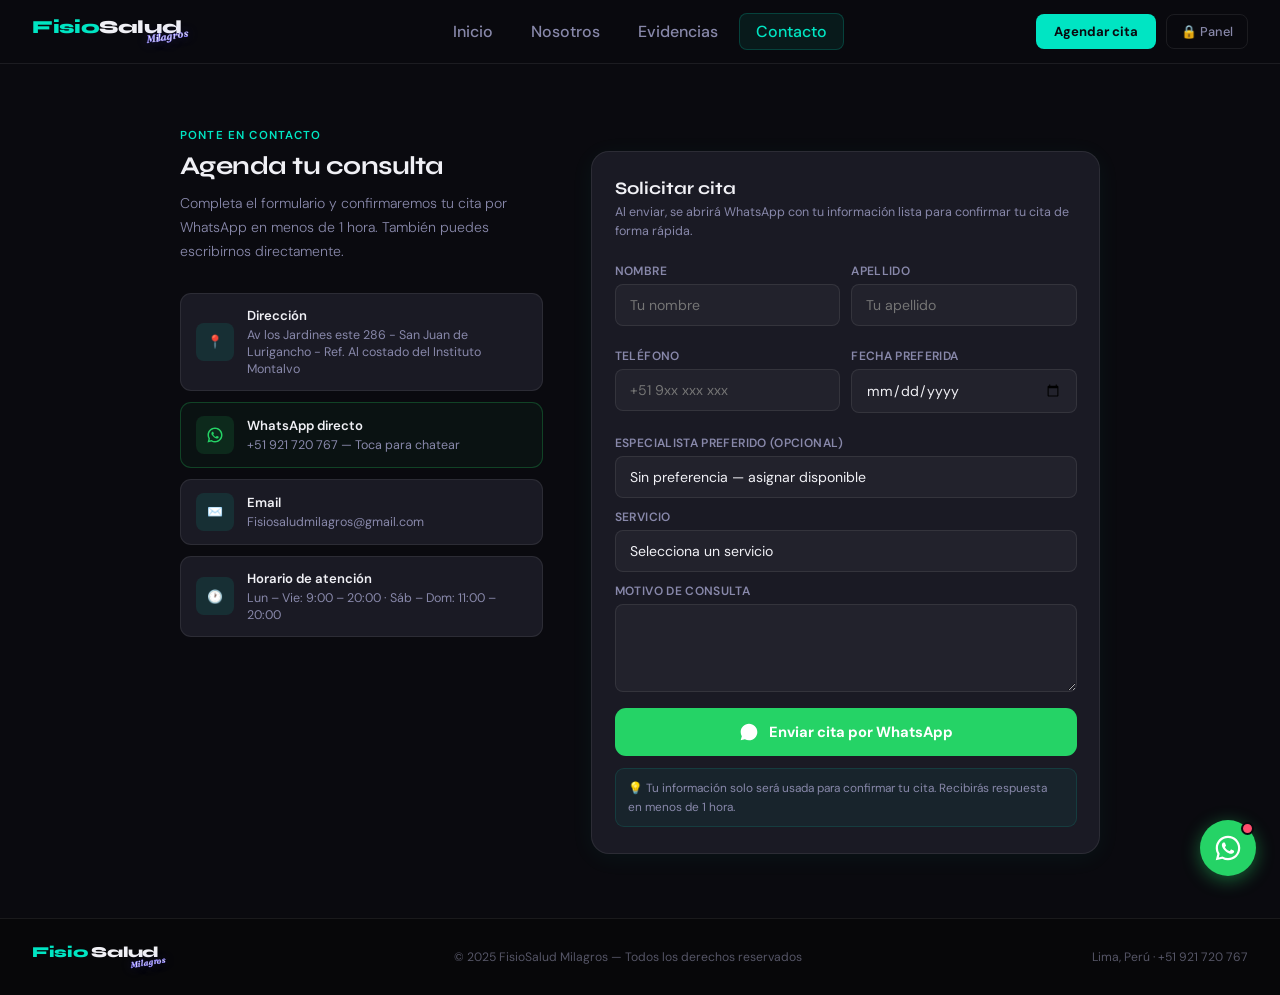
<file: contacto.html>
<!DOCTYPE html>
<html lang="es">

<head>
    <meta charset="UTF-8">
    <meta name="viewport" content="width=device-width, initial-scale=1.0">
    <meta name="description" content="Contáctanos y agenda tu cita en FisioSalud Milagros. Fisioterapia y Rehabilitación en Lima. WhatsApp: +51 921720767.">
    <title>FisioSalud Milagros — Contacto</title>
    <link rel="stylesheet" href="css/variables.css">
    <link rel="stylesheet" href="css/nav.css">
    <link rel="stylesheet" href="css/contacto.css">
</head>

<body>

    <!-- ======================== NAVEGACIÓN ======================== -->
    <nav>
        <a class="logo" href="index.html">
            <span class="logo-fisio">Fisio</span><span class="logo-salud">Salud</span>
            <span class="logo-milagros">Milagros</span>
        </a>

        <ul class="nav-tabs">
            <li><a href="index.html"             >Inicio</a></li>
            <li><a href="nosotros.html"          >Nosotros</a></li>
            <li><a href="evidencias.html"        >Evidencias</a></li>
            <li><a href="contacto.html" class="active">Contacto</a></li>
        </ul>

        <div class="nav-actions">
            <a class="nav-cta" href="contacto.html">Agendar cita</a>
            <a class="nav-panel-btn" href="acceso.html" title="Acceso al panel">🔒 Panel</a>
        </div>

        <button class="hamburger" id="hamBtn" aria-label="Menú">
            <span class="ham-line"></span>
            <span class="ham-line"></span>
            <span class="ham-line"></span>
        </button>
    </nav>

    <div class="mobile-menu" id="mobileMenu">
        <a href="index.html"             >🏠 Inicio</a>
        <a href="nosotros.html"          >👥 Nosotros</a>
        <a href="evidencias.html"        >🎬 Evidencias</a>
        <a href="contacto.html" class="active">📞 Contacto</a>
        <a href="contacto.html" class="mob-cta">Agendar cita →</a>
        <a href="acceso.html" style="display:block;margin:0 1.5rem 1rem;background:rgba(255,255,255,.04);border:1px solid rgba(255,255,255,.08);color:#8888aa;text-align:center;padding:10px;border-radius:10px;font-size:.82rem;text-decoration:none;border-bottom:none;">🔒 Acceso al panel</a>
    </div>

    <!-- ======================== WHATSAPP FLOTANTE ======================== -->
    <div class="wa-float">
        <div class="wa-bubble" id="waBubble">
            <strong>¡Hola! 👋</strong>
            Escríbenos por WhatsApp, estamos disponibles para ayudarte.
        </div>
        <button class="wa-btn" onclick="toggleBubble()" title="Contactar por WhatsApp">
            <span class="wa-ping"></span>
            <svg viewBox="0 0 32 32" fill="white" xmlns="http://www.w3.org/2000/svg">
                <path d="M16 2C8.268 2 2 8.268 2 16c0 2.478.672 4.8 1.845 6.79L2 30l7.418-1.82A13.94
                13.94 0 0016 30c7.732 0 14-6.268 14-14S23.732 2 16 2zm0 25.5a11.45 11.45 0
                01-5.828-1.593l-.418-.248-4.33 1.063 1.095-4.217-.272-.433A11.46 11.46 0
                014.5 16C4.5 9.597 9.597 4.5 16 4.5S27.5 9.597 27.5 16 22.403 27.5 16
                27.5zm6.29-8.61c-.344-.172-2.036-1.004-2.351-1.118-.316-.115-.546-.172-.776.172
                -.23.344-.89 1.118-1.09 1.348-.2.23-.4.258-.745.086-.344-.172-1.453-.535-2.768
                -1.708-1.023-.913-1.714-2.04-1.915-2.384-.2-.344-.021-.53.15-.7.155-.154.344-.4
                .517-.6.172-.2.23-.344.344-.574.115-.23.057-.43-.029-.6-.086-.172-.776-1.87
                -1.063-2.56-.28-.672-.564-.58-.776-.59-.2-.01-.43-.012-.66-.012-.23 0-.603.086
                -.918.43-.316.344-1.205 1.177-1.205 2.87s1.233 3.328 1.405 3.558c.172.23 2.427
                3.706 5.88 5.197.822.354 1.463.566 1.963.724.824.262 1.575.225 2.168.136.661
                -.099 2.036-.832 2.323-1.635.287-.804.287-1.493.2-1.635-.085-.143-.315-.229
                -.66-.401z"/>
            </svg>
        </button>
    </div>

    <!-- ======================== CONTENIDO ======================== -->
    <section class="contact-section">

        <span class="section-tag">Ponte en contacto</span>

        <div class="contact-grid">

            <!-- Info de contacto -->
            <div class="contact-info">
                <h2>Agenda tu consulta</h2>
                <p>
                    Completa el formulario y confirmaremos tu cita por WhatsApp
                    en menos de 1 hora. También puedes escribirnos directamente.
                </p>

                <div class="contact-items">

                    <div class="contact-item">
                        <div class="c-icon">📍</div>
                        <div>
                            <strong>Dirección</strong>
                            <span>Av los Jardines este 286 - San Juan de  Lurigancho - Ref. Al costado del Instituto Montalvo</span>
                        </div>
                    </div>

                    <div class="contact-item wa-item"
                         onclick="openWA('¡Hola FisioSalud Milagros! Me gustaría obtener más información sobre sus servicios.')">
                        <div class="c-icon">
                            <svg viewBox="0 0 24 24" fill="#25D366" width="18" height="18">
                                <path d="M12 2C6.477 2 2 6.477 2 12c0 1.856.502 3.594 1.379
                                5.087L2 22l5.05-1.361A9.956 9.956 0 0012 22c5.523 0
                                10-4.477 10-10S17.523 2 12 2zm0 18a7.96 7.96 0
                                01-4.073-1.115l-.292-.174-3.027.744.768-2.953-.19-.303A7.96
                                7.96 0 014 12c0-4.411 3.589-8 8-8s8 3.589 8 8-3.589 8-8
                                8zm4.406-5.884c-.238-.119-1.407-.694-1.625-.773-.218-.079
                                -.376-.119-.535.119-.158.238-.614.773-.753.932-.138.158-.277
                                .178-.515.059-.238-.119-1.005-.37-1.914-1.181-.707-.632
                                -1.185-1.411-1.324-1.649-.139-.238-.015-.367.104-.485.107
                                -.107.238-.277.357-.416.119-.138.158-.238.238-.396.079-.158
                                .04-.297-.02-.416-.059-.119-.535-1.292-.733-1.769-.193-.465
                                -.39-.401-.535-.409-.138-.007-.297-.008-.456-.008-.158 0
                                -.416.059-.634.297-.218.238-.832.813-.832 1.983s.852 2.3.971
                                2.459c.119.158 1.678 2.563 4.065 3.594.568.245 1.012.391
                                1.358.5.571.181 1.09.156 1.5.094.457-.068 1.407-.575
                                1.606-1.131.198-.556.198-1.032.139-1.131-.059-.099-.218
                                -.158-.456-.277z"/>
                            </svg>
                        </div>
                        <div>
                            <strong class="wa-item-label">WhatsApp directo</strong>
                            <span>+51 921 720 767 — Toca para chatear</span>
                        </div>
                    </div>

                    <div class="contact-item">
                        <div class="c-icon">✉️</div>
                        <div>
                            <strong>Email</strong>
                            <span>Fisiosaludmilagros@gmail.com</span>
                        </div>
                    </div>

                    <div class="contact-item">
                        <div class="c-icon">🕐</div>
                        <div>
                            <strong>Horario de atención</strong>
                            <span>Lun – Vie: 9:00 – 20:00 · Sáb – Dom: 11:00 – 20:00</span>
                        </div>
                    </div>

                </div>
            </div>

            <!-- Formulario -->
            <div class="contact-form">
                <p class="form-title">Solicitar cita</p>
                <p class="form-subtitle">
                    Al enviar, se abrirá WhatsApp con tu información lista
                    para confirmar tu cita de forma rápida.
                </p>

                <div class="form-row">
                    <div class="form-group">
                        <label for="fname">Nombre</label>
                        <input type="text" id="fname" placeholder="Tu nombre" autocomplete="given-name">
                    </div>
                    <div class="form-group">
                        <label for="lname">Apellido</label>
                        <input type="text" id="lname" placeholder="Tu apellido" autocomplete="family-name">
                    </div>
                </div>

                <div class="form-row">
                    <div class="form-group">
                        <label for="fphone">Teléfono</label>
                        <input type="tel" id="fphone" placeholder="+51 9xx xxx xxx" autocomplete="tel">
                    </div>
                    <div class="form-group">
                        <label for="fdate">Fecha preferida</label>
                        <input type="date" id="fdate">
                    </div>
                </div>

                                <div class="form-group">
                    <label for="fesp">Especialista preferido (opcional)</label>
                    <select id="fesp">
                        <option value="">Sin preferencia — asignar disponible</option>
                        <option>Milagros Mayorga — Supervisora</option>
                        <option>Luis Coz — Fisioterapia y Rehabilitación</option>
                        <option>Trinidad T. Cárdenas — Fisioterapia y Rehabilitación</option>
                        <option>Briguitt L. Martínez — Fisioterapia, Rehabilitación y Enfermería</option>
                        <option>Aurora Escudero — Fisioterapia y Rehabilitación</option>
                    </select>
                </div>

                <div class="form-group">
                    <label for="fservice">Servicio</label>
                    <select id="fservice">
                        <option value="">Selecciona un servicio</option>
                        <option>Fisioterapia Musculoesquelética</option>
                        <option>Rehabilitación Deportiva</option>
                        <option>Fisioterapia Neurológica</option>
                        <option>Terapia Manual</option>
                        <option>Electroterapia</option>
                        <option>Fisioterapia Obstétrica</option>
                    </select>
                </div>

                <div class="form-group">
                    <label for="fmessage">Motivo de consulta</label>
                    <textarea id="fmessage"
                              placeholder="Describe brevemente tu condición o síntomas...">
                    </textarea>
                </div>

                <button class="wa-submit-btn" onclick="sendWhatsApp()">
                    <svg viewBox="0 0 24 24" fill="white">
                        <path d="M12 2C6.477 2 2 6.477 2 12c0 1.856.502 3.594 1.379
                        5.087L2 22l5.05-1.361A9.956 9.956 0 0012 22c5.523 0
                        10-4.477 10-10S17.523 2 12 2zm4.406 13.116c-.238-.119
                        -1.407-.694-1.625-.773-.218-.079-.376-.119-.535.119-.158
                        .238-.614.773-.753.932-.138.158-.277.178-.515.059-.238
                        -.119-1.005-.37-1.914-1.181-.707-.632-1.185-1.411-1.324
                        -1.649-.139-.238-.015-.367.104-.485.107-.107.238-.277.357
                        -.416.119-.138.158-.238.238-.396.079-.158.04-.297-.02-.416
                        -.059-.119-.535-1.292-.733-1.769-.193-.465-.39-.401-.535
                        -.409-.138-.007-.297-.008-.456-.008-.158 0-.416.059-.634
                        .297-.218.238-.832.813-.832 1.983s.852 2.3.971 2.459c.119
                        .158 1.678 2.563 4.065 3.594.568.245 1.012.391 1.358.5.571
                        .181 1.09.156 1.5.094.457-.068 1.407-.575 1.606-1.131.198
                        -.556.198-1.032.139-1.131-.059-.099-.218-.158-.456-.277z"/>
                    </svg>
                    Enviar cita por WhatsApp
                </button>

                <div class="form-note">
                    <span>💡 Tu información solo será usada para confirmar tu cita.
                    Recibirás respuesta en menos de 1 hora.</span>
                </div>

            </div>

        </div>
    </section>

    <!-- ======================== FOOTER ======================== -->
    <footer>
        <a class="logo footer-logo" href="index.html" style="text-decoration:none;">
            <span class="logo-fisio" style="font-size:.95rem;">Fisio</span>
            <span class="logo-salud" style="font-size:.95rem;">Salud</span>
            <span class="logo-milagros" style="font-size:.52rem;">Milagros</span>
        </a>
        <span>© 2025 FisioSalud Milagros — Todos los derechos reservados</span>
        <span>Lima, Perú · +51 921 720 767</span>
    </footer>

    <script src="js/nav.js"></script>
    <script src="js/config.js"></script>
    <script src="js/sheets.js"></script>
    <script src="js/contacto.js"></script>

</body>
</html>
</file>
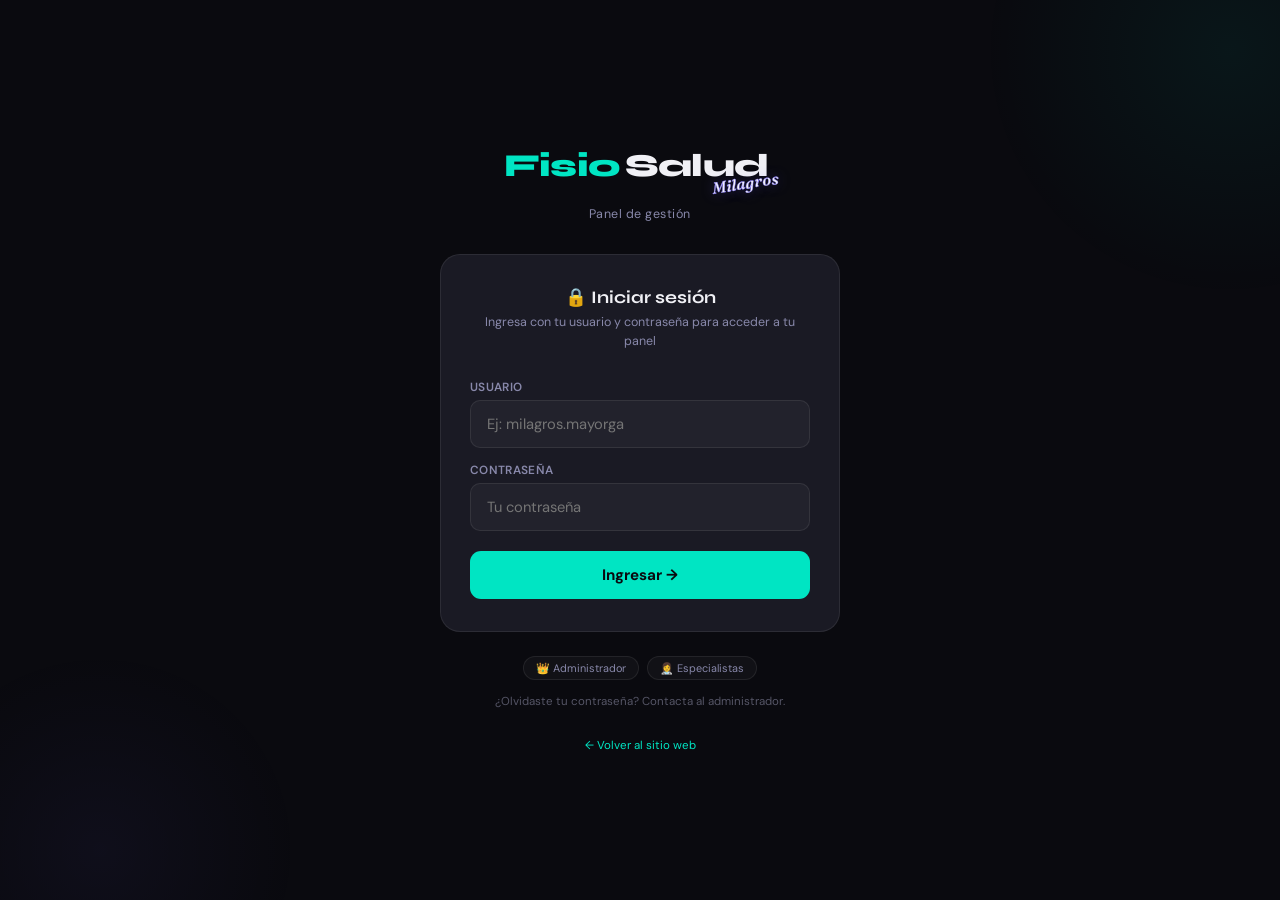
<file: especialista.html>
<!DOCTYPE html>
<html lang="es">
<head>
    <meta charset="UTF-8">
    <meta name="viewport" content="width=device-width, initial-scale=1.0">
    <title>Panel Especialista — FisioSalud Milagros</title>
    <link rel="stylesheet" href="css/variables.css">
    <link rel="stylesheet" href="css/admin.css">
    <style>
        .admin-content { max-width: 720px; }
        .esp-bienvenida { background:linear-gradient(135deg,#0c1c17,#111126); border:1.5px solid rgba(0,229,195,.3); border-radius:16px; padding:1.4rem; margin-bottom:1.2rem; display:flex; align-items:center; gap:14px; }
        .esp-av { width:56px; height:56px; border-radius:50%; background:linear-gradient(135deg,rgba(0,229,195,.2),rgba(0,229,195,.05)); border:2px solid rgba(0,229,195,.35); display:flex; align-items:center; justify-content:center; font-family:'Syne',sans-serif; font-weight:800; font-size:1.1rem; color:var(--accent); flex-shrink:0; }
        .esp-bienvenida h3 { font-family:'Syne',sans-serif; font-size:1rem; font-weight:700; margin-bottom:.2rem; }
        .esp-bienvenida p { font-size:.76rem; color:var(--muted); }

        /* Tabs del panel del especialista */
        .esp-tabs { display:flex; gap:6px; margin-bottom:1.3rem; background:var(--bg3); border:1px solid var(--border); border-radius:var(--r-lg); padding:5px; }
        .esp-tab { flex:1; padding:9px 10px; border-radius:var(--r-sm); border:none; background:transparent; color:var(--muted); font-family:'DM Sans',sans-serif; font-size:.78rem; font-weight:500; cursor:pointer; transition:all .2s; text-align:center; }
        .esp-tab.active { background:var(--accent); color:#0a0a0f; font-weight:700; }
        .esp-panel { display:none; animation:fadeIn .3s ease; }
        .esp-panel.active { display:block; }

        /* Pasos */
        .pasos-lista { background:rgba(0,229,195,.04); border:1px solid rgba(0,229,195,.12); border-radius:10px; padding:1rem; margin-bottom:1.2rem; }
        .pasos-lista p { font-size:.76rem; color:var(--muted); margin-bottom:.3rem; font-weight:600; text-transform:uppercase; letter-spacing:.04em; }
        .paso-item { display:flex; align-items:flex-start; gap:10px; margin-bottom:8px; font-size:.78rem; color:var(--muted); }
        .paso-num { width:22px; height:22px; border-radius:50%; background:rgba(0,229,195,.12); border:1px solid rgba(0,229,195,.22); display:flex; align-items:center; justify-content:center; font-size:.65rem; font-weight:700; color:var(--accent); flex-shrink:0; }

        /* Videos */
        .vid-item { display:flex; align-items:center; gap:12px; padding:10px 12px; background:rgba(255,255,255,.03); border:1px solid var(--border); border-radius:10px; margin-bottom:8px; }
        .vid-thumb-mini { width:64px; height:42px; border-radius:6px; background:var(--bg4); flex-shrink:0; overflow:hidden; }
        .vid-thumb-mini img { width:100%; height:100%; object-fit:cover; }
        .vid-info { flex:1; min-width:0; }
        .vid-titulo { font-size:.82rem; font-weight:600; white-space:nowrap; overflow:hidden; text-overflow:ellipsis; }
        .vid-meta { font-size:.7rem; color:var(--muted); margin-top:2px; }
        .estado-pub { font-size:.62rem; font-weight:700; padding:2px 8px; border-radius:100px; text-transform:uppercase; flex-shrink:0; }
        .pub { background:rgba(0,229,195,.1); border:1px solid rgba(0,229,195,.2); color:var(--accent); }
        .pend { background:rgba(239,159,39,.1); border:1px solid rgba(239,159,39,.2); color:#ef9f27; }

        /* Pacientes registrados por este especialista */
        .pac-row { display:flex; align-items:center; gap:10px; padding:9px 12px; background:rgba(255,255,255,.03); border:1px solid var(--border); border-radius:10px; margin-bottom:7px; font-size:.8rem; }
        .pac-code { font-family:monospace; font-size:.75rem; color:var(--accent); background:rgba(0,229,195,.08); padding:2px 8px; border-radius:5px; flex-shrink:0; }
        .pac-nombre { flex:1; font-weight:500; }
        .pac-fecha { font-size:.72rem; color:var(--muted); flex-shrink:0; }
        .badge-activo { background:rgba(0,229,195,.1); border:1px solid rgba(0,229,195,.25); color:var(--accent); font-size:.6rem; font-weight:700; padding:2px 8px; border-radius:100px; text-transform:uppercase; }
        .badge-alta   { background:rgba(123,108,255,.1); border:1px solid rgba(123,108,255,.25); color:var(--accent2); font-size:.6rem; font-weight:700; padding:2px 8px; border-radius:100px; text-transform:uppercase; }

        @media(max-width:480px){ .admin-form-row{grid-template-columns:1fr;} .esp-tabs{flex-direction:column;} }
    </style>
</head>
<body>
<div class="admin-layout visible">

    <header class="admin-header">
        <div class="admin-header-left">
            <div style="position:relative;display:inline-block;padding-bottom:.55rem;padding-right:.35rem;">
                <span style="font-family:'Syne',sans-serif;font-weight:800;font-size:.95rem;color:#00e5c3;">Fisio</span>
                <span style="font-family:'Syne',sans-serif;font-weight:800;font-size:.95rem;color:#f0f0f5;">Salud</span>
                <span style="font-family:'Fraunces',serif;font-style:italic;font-size:.52rem;color:#f0f0f5;-webkit-text-stroke:.3px #7b6cff;position:absolute;bottom:0;right:-.08rem;transform:rotate(-9deg);transform-origin:left bottom;white-space:nowrap;">Milagros</span>
            </div>
            <span class="admin-badge">👩‍⚕️ Especialista</span>
        </div>
        <button class="logout-btn" onclick="doLogout()">Cerrar sesión</button>
    </header>

    <div class="admin-content">

        <!-- Bienvenida -->
        <div class="esp-bienvenida">
            <div class="esp-av" id="espAvatar">?</div>
            <div>
                <h3 id="espNombreTitle">Cargando...</h3>
                <p id="espEspTitle">Panel de especialista</p>
            </div>
        </div>

        <!-- Tabs -->
        <div class="esp-tabs">
            <button class="esp-tab active" onclick="switchEspTab('pacientes',this)">🗂️ Registrar paciente</button>
            <button class="esp-tab" onclick="switchEspTab('videos',this)">🎬 Subir video</button>
            <button class="esp-tab" onclick="switchEspTab('misregistros',this)">📋 Mis registros</button>
        </div>


        <!-- ================================= PANEL: REGISTRAR PACIENTE ===== -->
        <div class="esp-panel active" id="espPanel-pacientes">
            <div class="admin-card">
                <div class="admin-card-header">
                    <span class="admin-card-title">📝 Registrar atención de paciente</span>
                </div>

                <!-- Buscar paciente existente (para pacientes que regresan) -->
                <div class="admin-form-group" style="position:relative;">
                    <label>¿Paciente que ya nos visitó antes? Búscalo aquí</label>
                    <input
                        class="admin-input"
                        id="p-buscar-existente"
                        placeholder="Escribe el nombre o código del paciente..."
                        autocomplete="off"
                        oninput="buscarPacienteExistenteEsp(this.value)"
                        onblur="setTimeout(function(){ document.getElementById('p-buscar-resultados').style.display='none'; }, 150)"
                    >
                    <div id="p-buscar-resultados" style="display:none;position:absolute;z-index:20;top:100%;left:0;right:0;
                        background:var(--bg3);border:1px solid var(--border);border-radius:var(--r-sm);
                        margin-top:4px;max-height:220px;overflow-y:auto;box-shadow:0 8px 24px rgba(0,0,0,.35);"></div>
                    <p style="font-size:.7rem;color:var(--muted);margin-top:5px;line-height:1.5;">
                        ℹ️ Si el paciente aparece en la lista, selecciónalo y se usará su código existente.
                        Si no aparece, es un paciente nuevo — solo continúa llenando el formulario.
                    </p>
                </div>

                <!------- Código automático -------------------------------------------->
                <div class="admin-form-group">
                    <label>Código del paciente (generado automáticamente)</label>
                    <div style="display:flex;gap:8px;align-items:center;">
                        <input
                            class="admin-input"
                            id="p-codigo"
                            readonly
                            style="flex:1;background:rgba(0,229,195,.05);border-color:rgba(0,229,195,.3);
                                   font-family:monospace;font-size:.95rem;letter-spacing:.08em;color:var(--accent);"
                        >
                        <button
                            onclick="regenerarCodigoEsp()"
                            style="background:rgba(0,229,195,.1);border:1px solid rgba(0,229,195,.3);
                                   color:var(--accent);border-radius:var(--r-sm);padding:10px 13px;
                                   cursor:pointer;font-size:.8rem;white-space:nowrap;"
                        >🔄 Nuevo</button>
                        <button
                            onclick="copiarCodigoEsp()"
                            style="background:rgba(0,229,195,.1);border:1px solid rgba(0,229,195,.3);
                                   color:var(--accent);border-radius:var(--r-sm);padding:10px 13px;
                                   cursor:pointer;font-size:.8rem;white-space:nowrap;"
                        >📋 Copiar</button>
                    </div>
                    <p style="font-size:.7rem;color:var(--muted);margin-top:5px;line-height:1.5;">
                        ℹ️ Entrega este código al paciente para que consulte su historial en
                        <strong style="color:var(--text);">pacientes.html</strong>.
                    </p>
                </div>

                <div class="admin-form-row">
                    <div class="admin-form-group">
                        <label>Fecha de atención *</label>
                        <input class="admin-input" id="p-fecha" type="date">
                    </div>
                    <div class="admin-form-group">
                        <label>Nombre completo *</label>
                        <input class="admin-input" id="p-nombre" placeholder="Ej: Juan Pérez">
                    </div>
                </div>
                <div class="admin-form-row">
                    <div class="admin-form-group">
                        <label>Edad</label>
                        <input class="admin-input" id="p-edad" type="number" placeholder="Ej: 35">
                    </div>
                    <div class="admin-form-group">
                        <label>Género</label>
                        <select class="admin-select" id="p-genero">
                            <option value="">— seleccionar —</option>
                            <option>Masculino</option>
                            <option>Femenino</option>
                            <option>Otro</option>
                        </select>
                    </div>
                </div>
                <div class="admin-form-row">
                    <div class="admin-form-group">
                        <label>Teléfono</label>
                        <input class="admin-input" id="p-telefono" type="tel" placeholder="Ej: 999 888 777">
                    </div>
                    <div class="admin-form-group">
                        <label>Estado</label>
                        <select class="admin-select" id="p-estado">
                            <option value="Activo">Activo</option>
                            <option value="Alta">Alta</option>
                        </select>
                    </div>
                </div>
                <div class="admin-form-group">
                    <label>Diagnóstico</label>
                    <textarea class="admin-input admin-textarea" id="p-diagnostico" placeholder="Describe el diagnóstico..."></textarea>
                </div>
                <div class="admin-form-group">
                    <label>Tratamiento</label>
                    <textarea class="admin-input admin-textarea" id="p-tratamiento" placeholder="Protocolo aplicado..."></textarea>
                </div>
                <div class="admin-form-group">
                    <label>Fotos del paciente (máx. 5 — controles, radiografías, recetas…)</label>
                    <input
                        class="admin-input"
                        id="p-fotos"
                        type="file"
                        accept="image/*"
                        multiple
                        onchange="previsualizarFotosEsp(this)"
                    >
                    <div id="p-fotos-preview" style="display:flex;flex-wrap:wrap;gap:7px;margin-top:8px;"></div>
                </div>

                <button class="btn-add" onclick="registrarPaciente()" style="width:100%;padding:13px;justify-content:center;">
                    💾 Guardar atención
                </button>
            </div>
        </div>


        <!-- ================================ PANEL: SUBIR VIDEO ===== -->
        <div class="esp-panel" id="espPanel-videos">
            <div class="admin-card">
                <div class="admin-card-header"><span class="admin-card-title">🎬 Subir nuevo caso clínico</span></div>
                <div class="pasos-lista">
                    <p>Cómo subir tu video:</p>
                    <div class="paso-item"><div class="paso-num">1</div><span>Graba el video del caso tratado</span></div>
                    <div class="paso-item"><div class="paso-num">2</div><span>Súbelo a YouTube (puede ser privado o no listado)</span></div>
                    <div class="paso-item"><div class="paso-num">3</div><span>Copia el link y pégalo abajo</span></div>
                </div>
                <div class="admin-form-group"><label>Link de YouTube</label><input class="admin-input" id="vid-url" placeholder="https://www.youtube.com/watch?v=..." oninput="previewYT()"></div>
                <div id="ytPreview" style="display:none;margin-bottom:12px;">
                    <img id="ytThumb" src="" alt="Preview" style="width:100%;max-width:320px;border-radius:10px;border:1px solid var(--border);">
                    <p style="font-size:.72rem;color:var(--accent);margin-top:4px;">✅ Video detectado</p>
                </div>
                <div class="admin-form-row">
                    <div class="admin-form-group"><label>Título del caso</label><input class="admin-input" id="vid-titulo" placeholder="Ej: Rehabilitación post-cirugía"></div>
                    <div class="admin-form-group"><label>Categoría</label>
                        <select class="admin-select" id="vid-cat"><option>Neurológico</option><option>Deportivo</option><option>Manual</option><option>Musculoesq.</option><option>Obstétrico</option><option>Postquirúrgico</option><option>General</option></select>
                    </div>
                </div>
                <div class="admin-form-group"><label>Descripción del caso y resultado</label><textarea class="admin-input admin-textarea" id="vid-desc" placeholder="Describe el diagnóstico, protocolo y resultado..."></textarea></div>
                <div style="background:rgba(0,229,195,.07);border:1px solid rgba(0,229,195,.22);border-radius:9px;padding:.85rem 1rem;margin-bottom:1rem;font-size:.75rem;color:var(--accent);">✅ <strong>Publicación inmediata:</strong> Tu video aparecerá directamente en la página de evidencias.</div>
                <button class="btn-add" onclick="subirVideo()" style="width:100%;padding:13px;justify-content:center;">📤 Publicar video</button>
            </div>

            <div class="admin-card">
                <div class="admin-card-header">
                    <span class="admin-card-title">📋 Mis videos</span>
                    <span style="font-size:.72rem;color:var(--muted);" id="contadorVids">Cargando...</span>
                </div>
                <div id="misVideosList"><p style="color:var(--muted);font-size:.8rem;text-align:center;padding:.8rem;">Cargando...</p></div>
            </div>
        </div>


        <!-- ==================================== PANEL: MIS REGISTROS ===== -->
        <div class="esp-panel" id="espPanel-misregistros">
            <div class="admin-card">
                <div class="admin-card-header">
                    <span class="admin-card-title">📋 Atenciones que registré</span>
                    <span style="font-size:.72rem;color:var(--muted);" id="contMisReg">Cargando...</span>
                </div>
                <div id="listaMisReg"><p style="color:var(--muted);font-size:.8rem;text-align:center;padding:.8rem;">Cargando...</p></div>
            </div>
        </div>

    </div>
</div>

<div class="admin-toast" id="adminToast"></div>
<script src="js/config.js"></script>
<script src="js/sheets.js"></script>
<script>

var sesionId = '', sesionNombre = '';
try {
    if (sessionStorage.getItem('fsm_rol') !== 'especialista') { window.location.href = 'acceso.html'; }
    sesionId     = sessionStorage.getItem('fsm_id')     || '';
    sesionNombre = sessionStorage.getItem('fsm_nombre') || '';
} catch(e) { window.location.href = 'acceso.html'; }

window.addEventListener('load', function() {
    var esp = ESPECIALISTAS_DEFAULT.find(function(e){ return e.id === sesionId; });
    if (esp) {
        document.getElementById('espAvatar').textContent      = esp.iniciales;
        document.getElementById('espNombreTitle').textContent = esp.nombre;
        document.getElementById('espEspTitle').textContent    = esp.especialidad;
    } else {
        document.getElementById('espNombreTitle').textContent = sesionNombre;
    }
    document.getElementById('p-fecha').value  = new Date().toISOString().split('T')[0];
    document.getElementById('p-codigo').value = generarCodigoUnicoEsp();
    cargarMisVideos();
    cargarMisRegistros();
});

/* -------------------------------- Tabs --------------------- */
function switchEspTab(tab, btn) {
    document.querySelectorAll('.esp-tab').forEach(function(t){ t.classList.remove('active'); });
    document.querySelectorAll('.esp-panel').forEach(function(p){ p.classList.remove('active'); });
    btn.classList.add('active');
    document.getElementById('espPanel-' + tab).classList.add('active');
    if (tab === 'misregistros') cargarMisRegistros();
    if (tab === 'videos') cargarMisVideos();
}

function doLogout() { try{ sessionStorage.clear(); }catch(e){} window.location.href = 'acceso.html'; }

/* ---- Generador de código único (consulta registros locales) ---- */
var pacientesEspData = [];

function generarCodigoUnicoEsp() {
    var usados = {};
    pacientesEspData.forEach(function(r) {
        usados[r.codigo || r.Codigo || ''] = true;
    });
    var intento;
    do {
        var longitud = 6 + Math.floor(Math.random() * 5);
        intento = '';
        for (var i = 0; i < longitud; i++) intento += Math.floor(Math.random() * 10);
    } while (usados[intento]);
    return intento;
}

/* ---- Escapar HTML (evita inyección al mostrar nombres) ---- */
function escapeHtmlEsp(str) {
    return (str || '').toString()
        .replace(/&/g, '&amp;').replace(/</g, '&lt;')
        .replace(/>/g, '&gt;').replace(/"/g, '&quot;');
}

/* ---- Buscar paciente existente por nombre o código ---- */
function buscarPacienteExistenteEsp(q) {
    var cont = document.getElementById('p-buscar-resultados');
    q = (q || '').trim().toLowerCase();

    if (!q) { cont.style.display = 'none'; cont.innerHTML = ''; return; }

    var porCodigo = {};
    (pacientesEspData || []).forEach(function(r) {
        var cod = (r.codigo || r.Codigo || '').toString().trim();
        if (!cod) return;
        if (!porCodigo[cod] || (r.id || 0) > (porCodigo[cod].id || 0)) {
            porCodigo[cod] = r;
        }
    });

    var coincidencias = Object.keys(porCodigo).map(function(cod) {
        return porCodigo[cod];
    }).filter(function(r) {
        var nombre = (r.nombre || r.Nombre || '').toLowerCase();
        var cod    = (r.codigo || r.Codigo || '').toString().toLowerCase();
        return nombre.indexOf(q) !== -1 || cod.indexOf(q) !== -1;
    }).slice(0, 8);

    if (!coincidencias.length) {
        cont.style.display = 'block';
        cont.innerHTML = '<div style="padding:10px 12px;font-size:.78rem;color:var(--muted);">' +
            'Sin coincidencias — parece un paciente nuevo.</div>';
        return;
    }

    cont.style.display = 'block';
    cont.innerHTML = coincidencias.map(function(r) {
        var nombre = r.nombre || r.Nombre || '(sin nombre)';
        var cod    = (r.codigo || r.Codigo || '').toString();
        return '<div style="padding:9px 12px;cursor:pointer;font-size:.8rem;border-bottom:1px solid var(--border);" ' +
            'onmousedown="seleccionarPacienteExistenteEsp(\'' + cod.replace(/'/g, "\\'") + '\')" ' +
            'onmouseover="this.style.background=\'rgba(255,255,255,.05)\'" ' +
            'onmouseout="this.style.background=\'transparent\'">' +
            '<strong>' + escapeHtmlEsp(nombre) + '</strong> ' +
            '<span style="color:var(--accent);font-family:monospace;">· ' + escapeHtmlEsp(cod) + '</span>' +
            '</div>';
    }).join('');
}

/* ---- Al seleccionar un paciente existente: reusar su código y autocompletar ---- */
function seleccionarPacienteExistenteEsp(codigo) {
    var candidatos = (pacientesEspData || []).filter(function(r) {
        return (r.codigo || r.Codigo || '').toString().trim() === codigo;
    }).sort(function(a, b) { return (b.id || 0) - (a.id || 0); });

    var registro = candidatos[0];
    if (!registro) return;

    document.getElementById('p-codigo').value   = codigo;
    document.getElementById('p-nombre').value   = registro.nombre    || registro.Nombre    || '';
    document.getElementById('p-edad').value     = registro.edad      || registro.Edad      || '';
    document.getElementById('p-telefono').value = registro.telefono  || registro.Telefono  || '';
    var genero = registro.genero || registro.Genero || '';
    if (genero) document.getElementById('p-genero').value = genero;

    document.getElementById('p-buscar-existente').value = (registro.nombre || registro.Nombre || '') + ' · ' + codigo;
    document.getElementById('p-buscar-resultados').style.display = 'none';

    showToast('✅ Paciente encontrado — se usará su código existente');
}

function regenerarCodigoEsp() {
    document.getElementById('p-codigo').value = generarCodigoUnicoEsp();
    document.getElementById('p-buscar-existente').value = '';
}

function copiarCodigoEsp() {
    var val = document.getElementById('p-codigo').value;
    if (!val) return;
    if (navigator.clipboard) {
        navigator.clipboard.writeText(val).then(function() { showToast('📋 Código copiado: ' + val); });
    } else {
        var t = document.createElement('textarea');
        t.value = val; document.body.appendChild(t); t.select();
        document.execCommand('copy'); document.body.removeChild(t);
        showToast('📋 Código copiado: ' + val);
    }
}

function previsualizarFotosEsp(input) {
    var preview  = document.getElementById('p-fotos-preview');
    preview.innerHTML = '';
    var archivos = Array.from(input.files).slice(0, 5);
    archivos.forEach(function(file, i) {
        var reader = new FileReader();
        reader.onload = function(e) {
            var div = document.createElement('div');
            div.style.cssText = 'position:relative;width:60px;height:60px;border-radius:8px;overflow:hidden;' +
                                'border:1.5px solid var(--border);background:var(--bg4);';
            var img  = document.createElement('img');
            img.src  = e.target.result;
            img.style.cssText = 'width:100%;height:100%;object-fit:cover;';
            var num  = document.createElement('span');
            num.textContent = i + 1;
            num.style.cssText = 'position:absolute;bottom:2px;right:4px;font-size:.6rem;font-weight:700;' +
                                'color:var(--accent);background:rgba(0,0,0,.6);border-radius:3px;padding:1px 3px;';
            div.appendChild(img); div.appendChild(num);
            preview.appendChild(div);
        };
        reader.readAsDataURL(file);
    });
}

/* -------------------------- Registrar paciente ----------------------------- */
function registrarPaciente() {
    var codigo = document.getElementById('p-codigo').value.trim();
    var fecha  = document.getElementById('p-fecha').value;
    var nombre = document.getElementById('p-nombre').value.trim();

    if (!codigo) { showToast('⚠️ Genera un código primero.'); return; }
    if (!fecha)  { showToast('⚠️ La fecha es obligatoria.'); return; }
    if (!nombre) { showToast('⚠️ El nombre es obligatorio.'); return; }

    /* Quién registra: nombre del especialista o "Admin" */
    var registradoPor = sesionNombre || sesionId || 'Especialista';

    var archivos = Array.from(document.getElementById('p-fotos').files).slice(0, 5);

    function guardarConFotos(fotosBase64) {
        var partes   = fecha.split('-');
        var registro = {
            id:           Date.now(),
            codigo:       codigo,
            nombre:       nombre,
            edad:         document.getElementById('p-edad').value.trim(),
            genero:       document.getElementById('p-genero').value,
            telefono:     document.getElementById('p-telefono').value.trim(),
            fecha:        partes[2] + '/' + partes[1] + '/' + partes[0],
            diagnostico:  document.getElementById('p-diagnostico').value.trim(),
            tratamiento:  document.getElementById('p-tratamiento').value.trim(),
            estado:       document.getElementById('p-estado').value,
            registradoPor: registradoPor
        };
        fotosBase64.forEach(function(b64, i) {
            registro['foto' + (i + 1)] = b64;
        });

        showToast('💾 Guardando...');
        writeToSheet({ sheet: 'Pacientes', action: 'add', row: registro }, function() {
            showToast('✅ Atención registrada — código: ' + codigo);
            limpiarFormPaciente();
            cargarMisRegistros();
        });
    }

    if (archivos.length === 0) {
        guardarConFotos([]);
    } else {
        var resultados = [], leidos = 0;
        archivos.forEach(function(file, i) {
            var reader = new FileReader();
            reader.onload = function(e) {
                resultados[i] = e.target.result;
                leidos++;
                if (leidos === archivos.length) guardarConFotos(resultados);
            };
            reader.readAsDataURL(file);
        });
    }
}

function limpiarFormPaciente() {
    ['p-nombre', 'p-edad', 'p-telefono', 'p-diagnostico', 'p-tratamiento']
        .forEach(function(id) { document.getElementById(id).value = ''; });
    document.getElementById('p-genero').value = '';
    document.getElementById('p-estado').value = 'Activo';
    document.getElementById('p-fotos').value  = '';
    document.getElementById('p-fotos-preview').innerHTML = '';
    document.getElementById('p-fecha').value  = new Date().toISOString().split('T')[0];
    document.getElementById('p-codigo').value = generarCodigoUnicoEsp();
    document.getElementById('p-buscar-existente').value = '';
}

/* ---- Mis registros ---- */
function cargarMisRegistros() {
    getData('Pacientes', function(data) {
        pacientesEspData = data || [];

        /* Mostrar solo los que registró este especialista */
        var mis = pacientesEspData.filter(function(r) {
            return (r.registradoPor || r.RegistradoPor || '') === sesionNombre
                || (r.registradoPor || r.RegistradoPor || '') === sesionId;
        });
        /* Si no hay filtro posible (sesión vacía), mostrar todos */
        if (!sesionNombre && !sesionId) mis = pacientesEspData;

        document.getElementById('contMisReg').textContent = mis.length + ' atenciones';
        var lista = document.getElementById('listaMisReg');
        if (!mis.length) {
            lista.innerHTML = '<p style="color:var(--muted);font-size:.8rem;text-align:center;padding:1rem;">📭 Sin registros aún</p>';
        } else {
            var ordenados = mis.slice().sort(function(a, b) { return (b.id || 0) - (a.id || 0); });
            lista.innerHTML = ordenados.map(function(r) {
                var estado   = r.estado      || r.Estado      || 'Activo';
                var esAlta   = estado === 'Alta';
                var diag     = r.diagnostico || r.Diagnostico || '';
                var diagCorto = diag.length > 60 ? diag.substring(0, 60) + '…' : diag;
                return '<div class="pac-row">'
                    + '<span class="pac-code">' + (r.codigo || r.Codigo || '') + '</span>'
                    + '<div style="flex:1;min-width:0;">'
                    + '<div class="pac-nombre">' + (r.nombre || r.Nombre || '') + '</div>'
                    + (diagCorto ? '<div style="font-size:.68rem;color:var(--muted);margin-top:2px;">' + diagCorto + '</div>' : '')
                    + '</div>'
                    + '<span class="pac-fecha">' + (r.fecha || r.Fecha || '') + '</span>'
                    + '<span class="' + (esAlta ? 'badge-alta' : 'badge-activo') + '">' + estado + '</span>'
                    + '</div>';
            }).join('');
        }

        /* Actualizar código con uno que no exista */
        var campoCode = document.getElementById('p-codigo');
        if (campoCode) campoCode.value = generarCodigoUnicoEsp();
    });
}

/* ---- Videos ---- */
function getYTId(url) { if(!url)return null; var m=url.match(/(?:v=|youtu\.be\/)([^&?/]+)/); return m?m[1]:null; }

function previewYT() {
    var ytId = getYTId(document.getElementById('vid-url').value.trim());
    var prev = document.getElementById('ytPreview');
    if (ytId) { document.getElementById('ytThumb').src='https://img.youtube.com/vi/'+ytId+'/mqdefault.jpg'; prev.style.display='block'; }
    else { prev.style.display='none'; }
}

function subirVideo() {
    var url=document.getElementById('vid-url').value.trim(), titulo=document.getElementById('vid-titulo').value.trim(), desc=document.getElementById('vid-desc').value.trim();
    if(!url){showToast('⚠️ El link de YouTube es obligatorio');return;}
    if(!titulo){showToast('⚠️ El título es obligatorio');return;}
    if(!desc){showToast('⚠️ La descripción es obligatoria');return;}
    var nuevo={id:Date.now(),url:url,titulo:titulo,especialista:sesionId,categoria:document.getElementById('vid-cat').value,descripcion:desc,estado:'publicado',fecha:new Date().toLocaleDateString('es-PE')};
    showToast('📤 Enviando...');
    writeToSheet({sheet:'videos',action:'add',row:nuevo},function(){
        showToast('✅ Video publicado correctamente');
        document.getElementById('vid-url').value=''; document.getElementById('vid-titulo').value=''; document.getElementById('vid-desc').value='';
        document.getElementById('ytPreview').style.display='none';
        cargarMisVideos();
    });
}

function cargarMisVideos() {
    getData('videos',function(data){
        var mis=data.filter(function(v){return(v.especialista||v.Especialista||'')===sesionId;});
        var pub=mis.filter(function(v){return(v.estado||v.Estado)==='publicado';}).length;
        document.getElementById('contadorVids').textContent=mis.length+' videos · '+pub+' publicados';
        if(!mis.length){document.getElementById('misVideosList').innerHTML='<p style="color:var(--muted);font-size:.8rem;text-align:center;padding:.8rem;">Aún no tienes videos.</p>';return;}
        document.getElementById('misVideosList').innerHTML=mis.map(function(v){
            var ytId=getYTId(v.url||v.URL||''), estado=v.estado||v.Estado||'pendiente';
            var thumb=ytId?'<img src="https://img.youtube.com/vi/'+ytId+'/mqdefault.jpg" style="width:100%;height:100%;object-fit:cover;">':'🎬';
            return '<div class="vid-item"><div class="vid-thumb-mini">'+thumb+'</div>'
                +'<div class="vid-info"><div class="vid-titulo">'+(v.titulo||v.Título||'')+'</div>'
                +'<div class="vid-meta">'+(v.categoria||v.Categoría||'')+' · '+(v.fecha||'')+'</div></div>'
                +'<span class="estado-pub '+(estado==='publicado'?'pub':'pend')+'">'+estado+'</span></div>';
        }).join('');
    });
}
//hola 
function showToast(msg){var t=document.getElementById('adminToast');t.textContent=msg;t.classList.add('show');setTimeout(function(){t.classList.remove('show');},3500);}
</script>
</body>
</html>
</file>
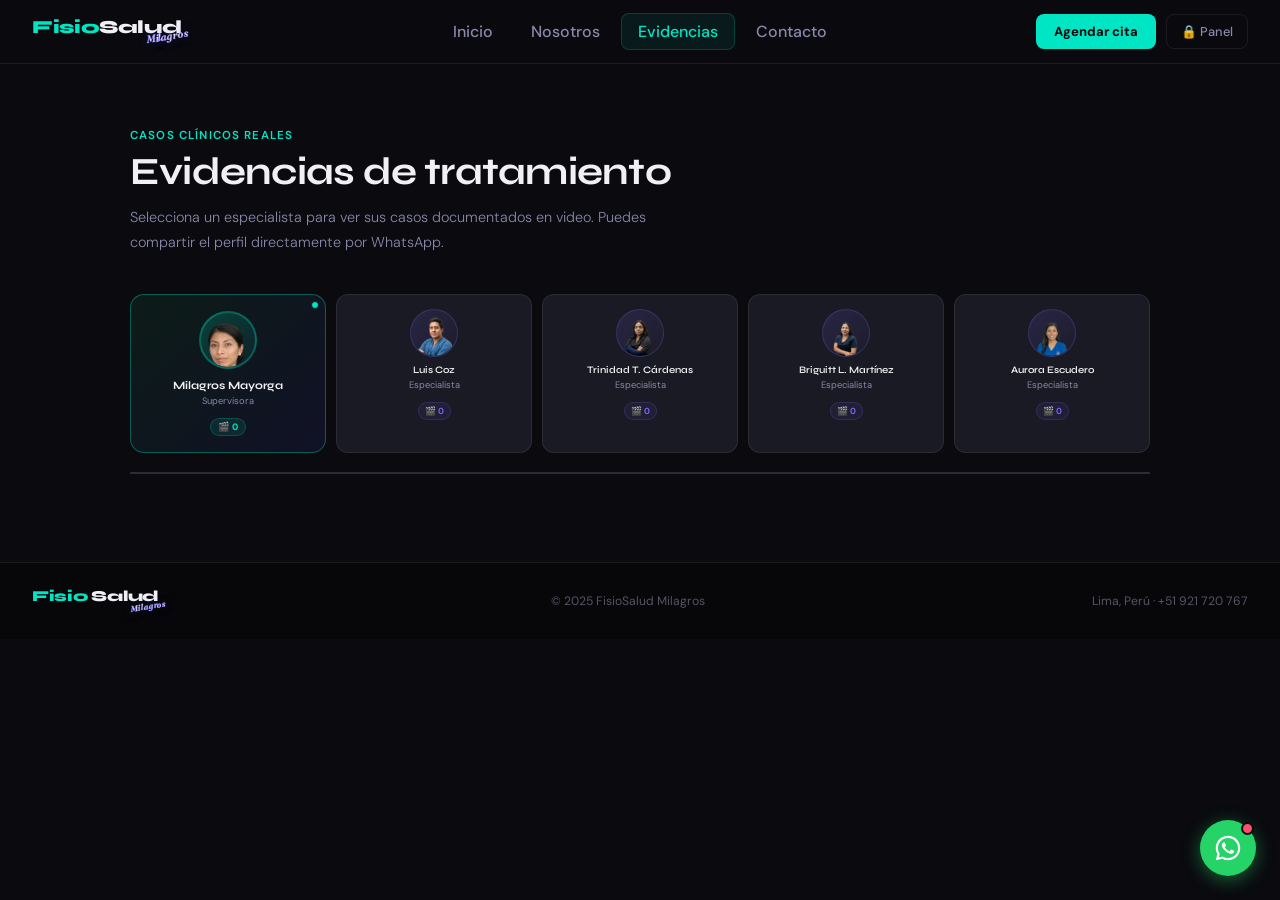
<file: evidencias.html>
<!DOCTYPE html>
<html lang="es">
<head>
    <meta charset="UTF-8">
    <meta name="viewport" content="width=device-width, initial-scale=1.0">
    <meta name="description" content="Evidencias clínicas de FisioSalud Milagros. Videos reales de recuperación en Lima.">
    <title>FisioSalud Milagros — Evidencias</title>
    <link rel="stylesheet" href="css/variables.css">
    <link rel="stylesheet" href="css/nav.css">
    <link rel="stylesheet" href="css/evidencias.css">
    <style>
        /* Botones de compartir en el panel */
        .panel-share-row {
            display: flex;
            gap: 8px;
            margin-left: auto;
            flex-wrap: wrap;
        }
        .btn-copy-link {
            display: inline-flex;
            align-items: center;
            gap: 5px;
            background: rgba(0,229,195,.08);
            border: 1px solid rgba(0,229,195,.2);
            color: var(--accent);
            padding: 5px 12px;
            border-radius: 7px;
            font-family: 'DM Sans', sans-serif;
            font-size: 0.72rem;
            font-weight: 600;
            cursor: pointer;
            transition: all .2s;
            white-space: nowrap;
        }
        .btn-copy-link:hover { background: rgba(0,229,195,.15); }
        .btn-share-wa {
            display: inline-flex;
            align-items: center;
            gap: 5px;
            background: rgba(37,211,102,.08);
            border: 1px solid rgba(37,211,102,.2);
            color: #25D366;
            padding: 5px 12px;
            border-radius: 7px;
            font-family: 'DM Sans', sans-serif;
            font-size: 0.72rem;
            font-weight: 600;
            cursor: pointer;
            transition: all .2s;
            white-space: nowrap;
        }
        .btn-share-wa:hover { background: rgba(37,211,102,.15); }
        /* Badge link URL visible */
        .url-badge {
            display: inline-flex;
            align-items: center;
            gap: 6px;
            background: rgba(255,255,255,.03);
            border: 1px solid var(--border);
            border-radius: 8px;
            padding: 6px 12px;
            font-size: .7rem;
            color: var(--muted);
            margin-top: 8px;
            width: 100%;
            overflow: hidden;
        }
        .url-badge span { overflow: hidden; text-overflow: ellipsis; white-space: nowrap; flex: 1; }
    </style>
</head>
<body>

    <nav>
        <a class="logo" href="index.html">
            <span class="logo-fisio">Fisio</span><span class="logo-salud">Salud</span>
            <span class="logo-milagros">Milagros</span>
        </a>
        <ul class="nav-tabs">
            <li><a href="index.html">Inicio</a></li>
            <li><a href="nosotros.html">Nosotros</a></li>
            <li><a href="evidencias.html" class="active">Evidencias</a></li>
            <li><a href="contacto.html">Contacto</a></li>
        </ul>
        <div class="nav-actions">
            <a class="nav-cta" href="contacto.html">Agendar cita</a>
            <a class="nav-panel-btn" href="acceso.html" title="Acceso al panel">🔒 Panel</a>
        </div>
        <button class="hamburger" id="hamBtn" aria-label="Menú">
            <span class="ham-line"></span><span class="ham-line"></span><span class="ham-line"></span>
        </button>
    </nav>
    <div class="mobile-menu" id="mobileMenu">
        <a href="index.html">🏠 Inicio</a>
        <a href="nosotros.html">👥 Nosotros</a>
        <a href="evidencias.html" class="active">🎬 Evidencias</a>
        <a href="contacto.html">📞 Contacto</a>
        <a href="contacto.html" class="mob-cta">Agendar cita →</a>
        <a href="acceso.html" style="display:block;margin:0 1.5rem 1rem;background:rgba(255,255,255,.04);border:1px solid rgba(255,255,255,.08);color:#8888aa;text-align:center;padding:10px;border-radius:10px;font-size:.82rem;text-decoration:none;border-bottom:none;">🔒 Acceso al panel</a>
    </div>

    <!-- WhatsApp flotante -->
    <div class="wa-float">
        <div class="wa-bubble" id="waBubble"><strong>¡Hola! 👋</strong>Escríbenos por WhatsApp, estamos disponibles.</div>
        <button class="wa-btn" onclick="toggleBubble()" title="WhatsApp">
            <span class="wa-ping"></span>
            <svg viewBox="0 0 32 32" fill="white"><path d="M16 2C8.268 2 2 8.268 2 16c0 2.478.672 4.8 1.845 6.79L2 30l7.418-1.82A13.94 13.94 0 0016 30c7.732 0 14-6.268 14-14S23.732 2 16 2zm0 25.5a11.45 11.45 0 01-5.828-1.593l-.418-.248-4.33 1.063 1.095-4.217-.272-.433A11.46 11.46 0 014.5 16C4.5 9.597 9.597 4.5 16 4.5S27.5 9.597 27.5 16 22.403 27.5 16 27.5zm6.29-8.61c-.344-.172-2.036-1.004-2.351-1.118-.316-.115-.546-.172-.776.172-.23.344-.89 1.118-1.09 1.348-.2.23-.4.258-.745.086-.344-.172-1.453-.535-2.768-1.708-1.023-.913-1.714-2.04-1.915-2.384-.2-.344-.021-.53.15-.7.155-.154.344-.4.517-.6.172-.2.23-.344.344-.574.115-.23.057-.43-.029-.6-.086-.172-.776-1.87-1.063-2.56-.28-.672-.564-.58-.776-.59-.2-.01-.43-.012-.66-.012-.23 0-.603.086-.918.43-.316.344-1.205 1.177-1.205 2.87s1.233 3.328 1.405 3.558c.172.23 2.427 3.706 5.88 5.197.822.354 1.463.566 1.963.724.824.262 1.575.225 2.168.136.661-.099 2.036-.832 2.323-1.635.287-.804.287-1.493.2-1.635-.085-.143-.315-.229-.66-.401z"/></svg>
        </button>
    </div>

    <section class="evidencias-section">
        <span class="section-tag">Casos clínicos reales</span>
        <h1 class="section-title">Evidencias de tratamiento</h1>
        <p class="section-desc">Selecciona un especialista para ver sus casos documentados en video. Puedes compartir el perfil directamente por WhatsApp.</p>

        <!-- Grid especialistas -->
        <div class="esp-filter-grid">
            <div class="esp-av-main" id="esp-mm" onclick="toggleEspPanel('mm','MM','Milagros Mayorga','Supervisora · Fisioterapia y Rehabilitación',this)">
                <span class="dir-dot"></span>
                <div class="ev-circle-main"><img src="img/foto-mm.png" alt="Milagros Mayorga" class="foto-real"></div>
                <div class="ev-esp-name-main">Milagros Mayorga</div>
                <div class="ev-esp-role">Supervisora</div>
                <div class="ev-vid-pill-main">🎬 2</div>
            </div>
            <div class="esp-av-sec" id="esp-lc" onclick="toggleEspPanel('lc','LC','Luis Coz','Tec. Fisioterapia y Rehabilitación',this)">
                <div class="ev-circle-sec"><img src="img/foto-lc.png" alt="Luis Coz" class="foto-real"></div>
                <div class="ev-esp-name-sec">Luis Coz</div>
                <div class="ev-esp-role">Especialista</div>
                <div class="ev-vid-pill-sec">🎬 2</div>
            </div>
            <div class="esp-av-sec" id="esp-tc" onclick="toggleEspPanel('tc','TC','Trinidad T. Cárdenas','Tec. Fisioterapia y Rehabilitación',this)">
                <div class="ev-circle-sec"><img src="img/foto-tc.png" alt="Trinidad T. Cárdenas" class="foto-real"></div>
                <div class="ev-esp-name-sec">Trinidad T. Cárdenas</div>
                <div class="ev-esp-role">Especialista</div>
                <div class="ev-vid-pill-sec">🎬 1</div>
            </div>
            <div class="esp-av-sec" id="esp-bm" onclick="toggleEspPanel('bm','BM','Briguitt L. Martínez','Fisioterapia, Rehabilitación y Enfermería',this)">
                <div class="ev-circle-sec"><img src="img/foto-bm.png" alt="Briguitt L. Martínez" class="foto-real"></div>
                <div class="ev-esp-name-sec">Briguitt L. Martínez</div>
                <div class="ev-esp-role">Especialista</div>
                <div class="ev-vid-pill-sec">🎬 2</div>
            </div>
            <div class="esp-av-sec" id="esp-ae" onclick="toggleEspPanel('ae','AE','Aurora Escudero','Fisioterapia y Rehabilitación',this)">
                <div class="ev-circle-sec"><img src="img/foto-ae.png" alt="Aurora Escudero" class="foto-real"></div>
                <div class="ev-esp-name-sec">Aurora Escudero</div>
                <div class="ev-esp-role">Especialista</div>
                <div class="ev-vid-pill-sec">🎬 1</div>
            </div>
        </div>

        <!-- Panel de videos -->
        <div class="esp-panel" id="espPanel">
            <div class="panel-header">
                <div class="panel-av" id="panelAv">MM</div>
                <div style="flex:1;">
                    <div class="panel-name" id="panelName">Milagros Mayorga</div>
                    <div class="panel-role" id="panelRole">Supervisora</div>
                </div>
                <!-- Botones compartir -->
                <div class="panel-share-row">
                    <button class="btn-copy-link" onclick="copyShareLink(currentEsp)">🔗 Copiar link</button>
                    <button class="btn-share-wa"  onclick="shareByWhatsApp(currentEsp)">
                        <svg width="12" height="12" viewBox="0 0 32 32" fill="#25D366"><path d="M16 2C8.268 2 2 8.268 2 16c0 2.478.672 4.8 1.845 6.79L2 30l7.418-1.82A13.94 13.94 0 0016 30c7.732 0 14-6.268 14-14S23.732 2 16 2z"/></svg>
                        Compartir
                    </button>
                </div>
            </div>
            <div class="panel-body">
                <div class="cat-filters">
                    <button class="cat-btn active" onclick="filterCat(this,'all')">Todos</button>
                    <button class="cat-btn" onclick="filterCat(this,'Neurológico')">Neurológico</button>
                    <button class="cat-btn" onclick="filterCat(this,'Deportivo')">Deportivo</button>
                    <button class="cat-btn" onclick="filterCat(this,'Manual')">Manual</button>
                    <button class="cat-btn" onclick="filterCat(this,'Musculoesq.')">Musculoesq.</button>
                    <button class="cat-btn" onclick="filterCat(this,'Obstétrico')">Obstétrico</button>
                    <button class="cat-btn" onclick="filterCat(this,'General')">General</button>
                </div>
                <div class="videos-grid" id="videosGrid"></div>
            </div>
        </div>
    </section>

    <footer>
        <a class="logo footer-logo" href="index.html" style="text-decoration:none;">
            <span class="logo-fisio" style="font-size:.95rem;">Fisio</span>
            <span class="logo-salud" style="font-size:.95rem;">Salud</span>
            <span class="logo-milagros" style="font-size:.52rem;">Milagros</span>
        </a>
        <span>© 2025 FisioSalud Milagros</span>
        <span>Lima, Perú · +51 921 720 767</span>
    </footer>

    <script src="js/nav.js"></script>
    <script src="js/config.js"></script>
    <script src="js/sheets.js"></script>
    <script src="js/evidencias.js"></script>
</body>
</html>
</file>
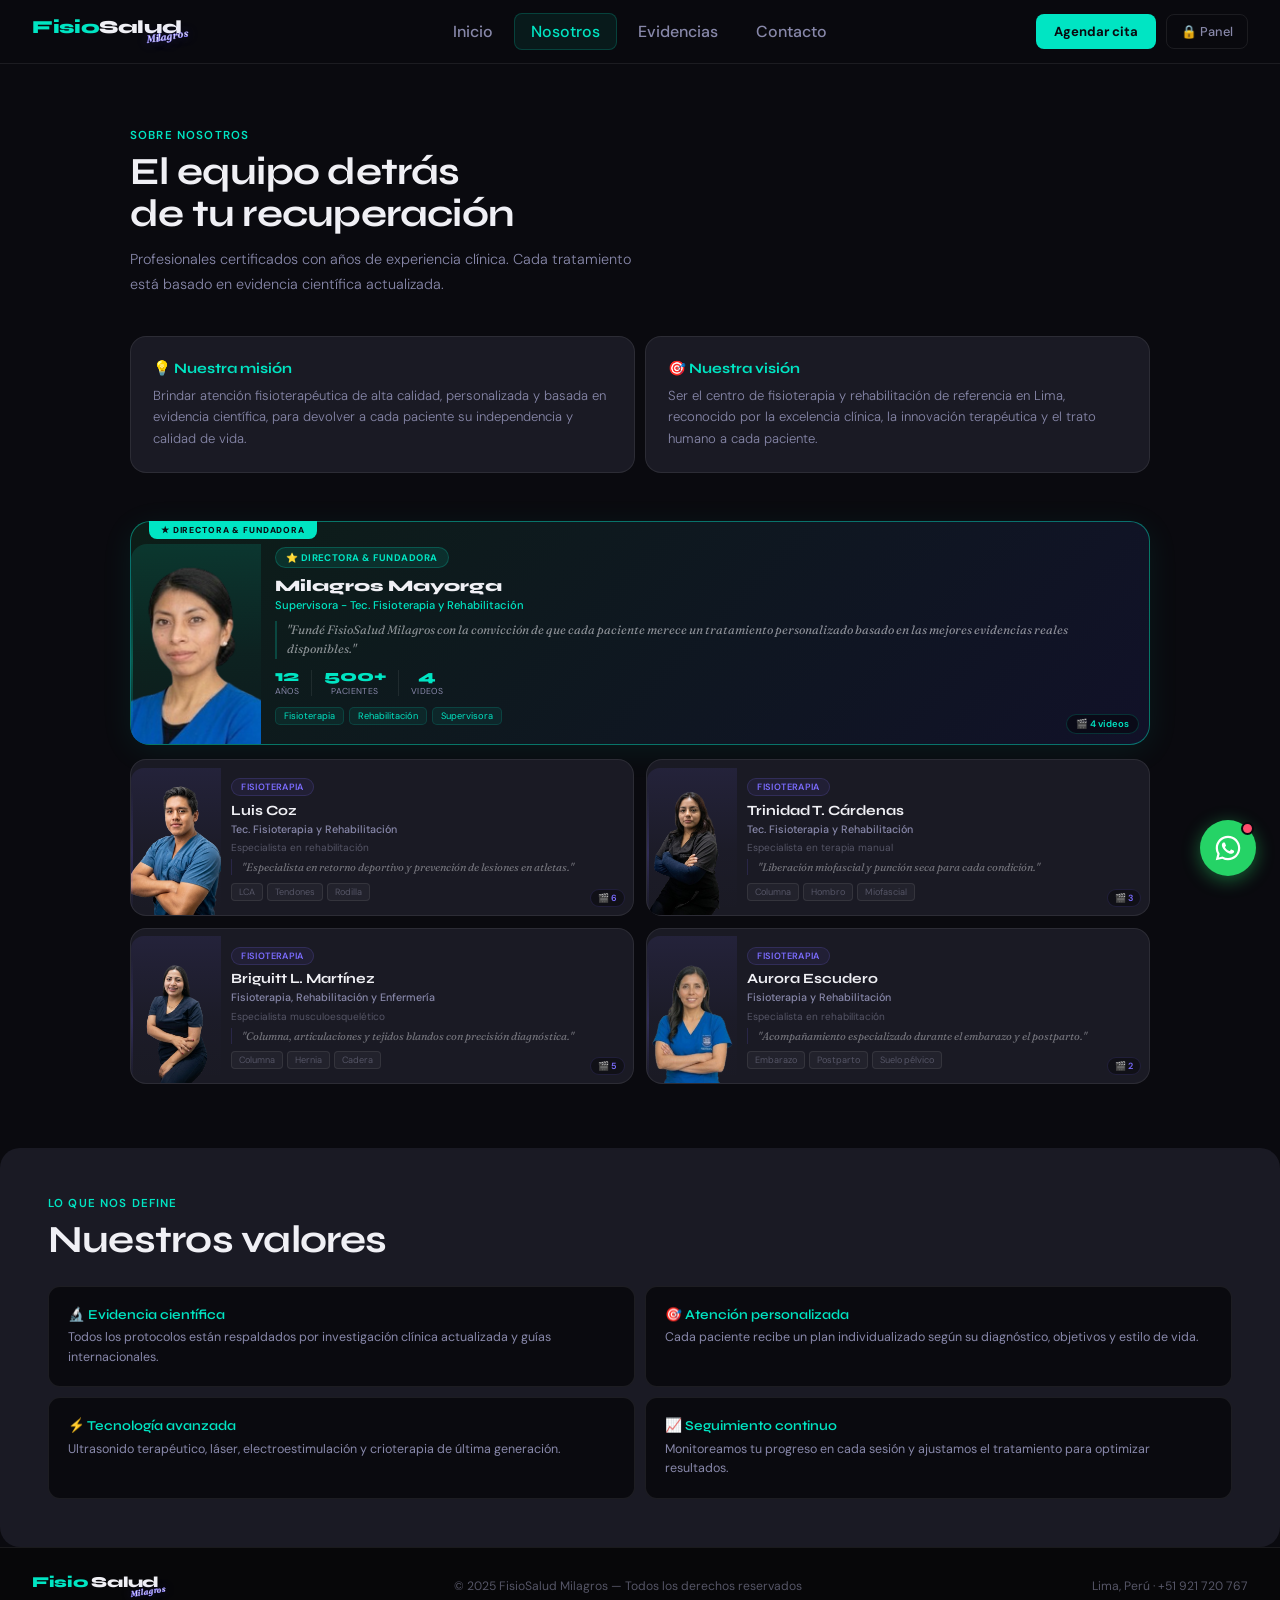
<file: nosotros.html>
<!DOCTYPE html>
<html lang="es">

<head>
    <meta charset="UTF-8">
    <meta name="viewport" content="width=device-width, initial-scale=1.0">
    <meta name="description" content="Conoce al equipo de especialistas de FisioSalud Milagros. Profesionales certificados en fisioterapia y rehabilitación en Lima.">
    <title>FisioSalud Milagros — Nosotros</title>
    <link rel="stylesheet" href="css/variables.css">
    <link rel="stylesheet" href="css/nav.css">
    <link rel="stylesheet" href="css/nosotros.css">
</head>

<body>

    <!-- ======================== NAVEGACIÓN ======================== -->
    <nav>
        <a class="logo" href="index.html">
            <span class="logo-fisio">Fisio</span><span class="logo-salud">Salud</span>
            <span class="logo-milagros">Milagros</span>
        </a>

        <ul class="nav-tabs">
            <li><a href="index.html"             >Inicio</a></li>
            <li><a href="nosotros.html" class="active">Nosotros</a></li>
            <li><a href="evidencias.html"        >Evidencias</a></li>
            <li><a href="contacto.html"          >Contacto</a></li>
        </ul>

        <div class="nav-actions">
            <a class="nav-cta" href="contacto.html">Agendar cita</a>
            <a class="nav-panel-btn" href="acceso.html" title="Acceso al panel">🔒 Panel</a>
        </div>

        <button class="hamburger" id="hamBtn" aria-label="Menú">
            <span class="ham-line"></span>
            <span class="ham-line"></span>
            <span class="ham-line"></span>
        </button>
    </nav>

    <div class="mobile-menu" id="mobileMenu">
        <a href="index.html"             >🏠 Inicio</a>
        <a href="nosotros.html" class="active">👥 Nosotros</a>
        <a href="evidencias.html"        >🎬 Evidencias</a>
        <a href="contacto.html"          >📞 Contacto</a>
        <a href="contacto.html" class="mob-cta">Agendar cita →</a>
        <a href="acceso.html" style="display:block;margin:0 1.5rem 1rem;background:rgba(255,255,255,.04);border:1px solid rgba(255,255,255,.08);color:#8888aa;text-align:center;padding:10px;border-radius:10px;font-size:.82rem;text-decoration:none;border-bottom:none;">🔒 Acceso al panel</a>
    </div>

    <!-- ======================== WHATSAPP FLOTANTE ======================== -->
    <div class="wa-float">
        <div class="wa-bubble" id="waBubble">
            <strong>¡Hola! 👋</strong>
            Escríbenos por WhatsApp, estamos disponibles para ayudarte.
        </div>
        <button class="wa-btn" onclick="toggleBubble()" title="Contactar por WhatsApp">
            <span class="wa-ping"></span>
            <svg viewBox="0 0 32 32" fill="white" xmlns="http://www.w3.org/2000/svg">
                <path d="M16 2C8.268 2 2 8.268 2 16c0 2.478.672 4.8 1.845 6.79L2 30l7.418-1.82A13.94
                13.94 0 0016 30c7.732 0 14-6.268 14-14S23.732 2 16 2zm0 25.5a11.45 11.45 0
                01-5.828-1.593l-.418-.248-4.33 1.063 1.095-4.217-.272-.433A11.46 11.46 0
                014.5 16C4.5 9.597 9.597 4.5 16 4.5S27.5 9.597 27.5 16 22.403 27.5 16
                27.5zm6.29-8.61c-.344-.172-2.036-1.004-2.351-1.118-.316-.115-.546-.172-.776.172
                -.23.344-.89 1.118-1.09 1.348-.2.23-.4.258-.745.086-.344-.172-1.453-.535-2.768
                -1.708-1.023-.913-1.714-2.04-1.915-2.384-.2-.344-.021-.53.15-.7.155-.154.344-.4
                .517-.6.172-.2.23-.344.344-.574.115-.23.057-.43-.029-.6-.086-.172-.776-1.87
                -1.063-2.56-.28-.672-.564-.58-.776-.59-.2-.01-.43-.012-.66-.012-.23 0-.603.086
                -.918.43-.316.344-1.205 1.177-1.205 2.87s1.233 3.328 1.405 3.558c.172.23 2.427
                3.706 5.88 5.197.822.354 1.463.566 1.963.724.824.262 1.575.225 2.168.136.661
                -.099 2.036-.832 2.323-1.635.287-.804.287-1.493.2-1.635-.085-.143-.315-.229
                -.66-.401z"/>
            </svg>
        </button>
    </div>

    <!-- ======================== CONTENIDO ======================== -->
    <section class="about-section">

        <span class="section-tag">Sobre nosotros</span>
        <h1 class="section-title">El equipo detrás<br>de tu recuperación</h1>
        <p class="section-desc">
            Profesionales certificados con años de experiencia clínica.
            Cada tratamiento está basado en evidencia científica actualizada.
        </p>

        <!-- Misión y Visión -->
        <div class="mv-grid">
            <div class="mv-card">
                <h3>💡 Nuestra misión</h3>
                <p>Brindar atención fisioterapéutica de alta calidad, personalizada y basada en evidencia científica, para devolver a cada paciente su independencia y calidad de vida.</p>
            </div>
            <div class="mv-card">
                <h3>🎯 Nuestra visión</h3>
                <p>Ser el centro de fisioterapia y rehabilitación de referencia en Lima, reconocido por la excelencia clínica, la innovación terapéutica y el trato humano a cada paciente.</p>
            </div>
        </div>

        <!-- ===== DIRECTORA — TARJETA PRINCIPAL ===== -->
        <div class="card-main">
            <span class="dir-badge">★ Directora &amp; Fundadora</span>

            <div class="foto-main">
                <img src="img/foto-mm.png" alt="Milagros Mayorga" class="foto-real">
            </div>

            <div class="info-main">
                <div class="role-badge-main">⭐ Directora &amp; Fundadora</div>
                <div class="name-main">Milagros Mayorga</div>
                <div class="title-main">Supervisora - Tec. Fisioterapia y Rehabilitación </div>
                <div class="quote-main">
                    "Fundé FisioSalud Milagros con la convicción de que cada paciente merece
                    un tratamiento personalizado basado en las mejores evidencias reales disponibles."
                </div>
                <div class="stats-row">
                    <div class="stat-it"><span class="n">12</span><span class="l">Años</span></div>
                    <div class="stat-sep"></div>
                    <div class="stat-it"><span class="n">500+</span><span class="l">Pacientes</span></div>
                    <div class="stat-sep"></div>
                    <div class="stat-it"><span class="n">4</span><span class="l">Videos</span></div>
                </div>
                <div class="tags-row">
                    <span class="tag-main">Fisioterapia</span>
                    <span class="tag-main">Rehabilitación</span>
                    <span class="tag-main">Supervisora</span>
                </div>
            </div>

            <div class="vid-pill">🎬 4 videos</div>
        </div>

        <!-- ===== ESPECIALISTAS SECUNDARIOS ===== -->
        <div class="cards-grid">

            <!-- Carlos Ríos -->
            <div class="card-sec">
                <div class="foto-sec">
                    <img src="img/foto-lc.png" alt="Luis Coz" class="foto-real">
                </div>
                <div class="info-sec">
                    <div class="role-badge-sec">Fisioterapia</div>
                    <div class="name-sec">Luis Coz</div>
                    <div class="title-sec">Tec. Fisioterapia y Rehabilitación</div>
                    <div class="exp-sec">Especialista en rehabilitación</div>
                    <div class="quote-sec">"Especialista en retorno deportivo y prevención de lesiones en atletas."</div>
                    <div class="tags-sec">
                        <span class="tag-sec">LCA</span>
                        <span class="tag-sec">Tendones</span>
                        <span class="tag-sec">Rodilla</span>
                    </div>
                </div>
                <div class="vid-pill-sec">🎬 6</div>
            </div>

            <!-- Ana Vargas -->
            <div class="card-sec">
                <div class="foto-sec">
                    <img src="img/foto-tc.png" alt="Trinidad T. Cárdenas" class="foto-real">
                </div>
                <div class="info-sec">
                    <div class="role-badge-sec">Fisioterapia</div>
                    <div class="name-sec">Trinidad T. Cárdenas</div>
                    <div class="title-sec">Tec. Fisioterapia y Rehabilitación</div>
                    <div class="exp-sec">Especialista en terapia manual</div>
                    <div class="quote-sec">"Liberación miofascial y punción seca para cada condición."</div>
                    <div class="tags-sec">
                        <span class="tag-sec">Columna</span>
                        <span class="tag-sec">Hombro</span>
                        <span class="tag-sec">Miofascial</span>
                    </div>
                </div>
                <div class="vid-pill-sec">🎬 3</div>
            </div>

            <!-- Juan Morales -->
            <div class="card-sec">
                <div class="foto-sec">
                    <img src="img/foto-bm.png" alt="Briguitt L. Martínez" class="foto-real">
                </div>
                <div class="info-sec">
                    <div class="role-badge-sec">Fisioterapia</div>
                    <div class="name-sec">Briguitt L. Martínez</div>
                    <div class="title-sec">Fisioterapia, Rehabilitación y Enfermería</div>
                    <div class="exp-sec">Especialista musculoesquelético</div>
                    <div class="quote-sec">"Columna, articulaciones y tejidos blandos con precisión diagnóstica."</div>
                    <div class="tags-sec">
                        <span class="tag-sec">Columna</span>
                        <span class="tag-sec">Hernia</span>
                        <span class="tag-sec">Cadera</span>
                    </div>
                </div>
                <div class="vid-pill-sec">🎬 5</div>
            </div>

            <!-- Rosa Medina -->
            <div class="card-sec">
                <div class="foto-sec">
                    <img src="img/foto-ae.png" alt="Aurora Escudero" class="foto-real">
                </div>
                <div class="info-sec">
                    <div class="role-badge-sec">Fisioterapia</div>
                    <div class="name-sec">Aurora Escudero</div>
                    <div class="title-sec">Fisioterapia y Rehabilitación</div>
                    <div class="exp-sec">Especialista en rehabilitación</div>
                    <div class="quote-sec">"Acompañamiento especializado durante el embarazo y el postparto."</div>
                    <div class="tags-sec">
                        <span class="tag-sec">Embarazo</span>
                        <span class="tag-sec">Postparto</span>
                        <span class="tag-sec">Suelo pélvico</span>
                    </div>
                </div>
                <div class="vid-pill-sec">🎬 2</div>
            </div>

        </div>

    </section>

    <!-- ======================== VALORES ======================== -->
    <section class="valores-section">
        <span class="section-tag">Lo que nos define</span>
        <h2 class="section-title">Nuestros valores</h2>
        <div class="valores-grid">
            <div class="valor-card">
                <h4>🔬 Evidencia científica</h4>
                <p>Todos los protocolos están respaldados por investigación clínica actualizada y guías internacionales.</p>
            </div>
            <div class="valor-card">
                <h4>🎯 Atención personalizada</h4>
                <p>Cada paciente recibe un plan individualizado según su diagnóstico, objetivos y estilo de vida.</p>
            </div>
            <div class="valor-card">
                <h4>⚡ Tecnología avanzada</h4>
                <p>Ultrasonido terapéutico, láser, electroestimulación y crioterapia de última generación.</p>
            </div>
            <div class="valor-card">
                <h4>📈 Seguimiento continuo</h4>
                <p>Monitoreamos tu progreso en cada sesión y ajustamos el tratamiento para optimizar resultados.</p>
            </div>
        </div>
    </section>

    <!-- ======================== FOOTER ======================== -->
    <footer>
        <a class="logo footer-logo" href="index.html" style="text-decoration:none;">
            <span class="logo-fisio" style="font-size:.95rem;">Fisio</span>
            <span class="logo-salud" style="font-size:.95rem;">Salud</span>
            <span class="logo-milagros" style="font-size:.52rem;">Milagros</span>
        </a>
        <span>© 2025 FisioSalud Milagros — Todos los derechos reservados</span>
        <span>Lima, Perú · +51 921 720 767</span>
    </footer>

    <script src="js/nav.js"></script>
    <script src="js/config.js"></script>
    <script src="js/sheets.js"></script>

</body>
</html>
</file>
<file: css/variables.css>
/* ============================================================
   VARIABLES GLOBALES — FisioSalud Milagros
   Compartido por todas las páginas
   ============================================================ */

@import url('https://fonts.googleapis.com/css2?family=Syne:wght@400;600;700;800&family=DM+Sans:ital,wght@0,300;0,400;0,500;0,600;1,300&family=Fraunces:ital,wght@1,500;1,600;1,700&display=swap');

*, *::before, *::after {
    box-sizing: border-box;
    margin: 0;
    padding: 0;
}

:root {
    /* Colores base */
    --bg:          #0a0a0f;
    --bg2:         #111118;
    --bg3:         #1a1a24;
    --bg4:         #12121a;

    /* Acentos */
    --accent:      #00e5c3;
    --accent2:     #7b6cff;
    --gold:        #ef9f27;
    --wa:          #25D366;

    /* Texto */
    --text:        #f0f0f5;
    --muted:       #8888aa;
    --subtle:      #555566;

    /* Bordes */
    --border:      rgba(255, 255, 255, 0.08);
    --border-accent: rgba(0, 229, 195, 0.25);
    --border-accent2: rgba(123, 108, 255, 0.22);

    /* Radios */
    --r-sm:  8px;
    --r-md:  12px;
    --r-lg:  16px;
    --r-xl:  20px;
    --r-2xl: 28px;
}

body {
    font-family: 'DM Sans', sans-serif;
    background: var(--bg);
    color: var(--text);
    min-height: 100vh;
    overflow-x: hidden;
    -webkit-font-smoothing: antialiased;
}

/* ===================== ANIMACIONES GLOBALES ===================== */

@keyframes fadeIn {
    from { opacity: 0; transform: translateY(10px); }
    to   { opacity: 1; transform: translateY(0); }
}

@keyframes fadeInLeft {
    from { opacity: 0; transform: translateX(-16px); }
    to   { opacity: 1; transform: translateX(0); }
}

@keyframes popUp {
    from { opacity: 0; transform: scale(0.9) translateY(8px); }
    to   { opacity: 1; transform: scale(1) translateY(0); }
}

@keyframes pulse {
    0%, 100% { transform: scale(1);   opacity: 1; }
    50%       { transform: scale(1.3); opacity: 0.7; }
}

@keyframes spin {
    from { transform: rotate(0deg); }
    to   { transform: rotate(360deg); }
}

@keyframes shimmer {
    0%   { background-position: -200% center; }
    100% { background-position:  200% center; }
}

/* ===================== UTILIDADES ===================== */

.section-tag {
    font-size: 0.72rem;
    letter-spacing: 0.1em;
    text-transform: uppercase;
    color: var(--accent);
    font-weight: 600;
    margin-bottom: 0.5rem;
    display: block;
}

.section-title {
    font-family: 'Syne', sans-serif;
    font-size: clamp(1.6rem, 4vw, 2.4rem);
    font-weight: 700;
    letter-spacing: -0.02em;
    color: var(--text);
    margin-bottom: 0.75rem;
    line-height: 1.1;
}

.section-desc {
    color: var(--muted);
    font-size: 0.9rem;
    line-height: 1.7;
    max-width: 520px;
    margin-bottom: 2.5rem;
    font-weight: 300;
}

/* ===================== FOOTER COMPARTIDO ===================== */

footer {
    background: #070709;
    border-top: 1px solid var(--border);
    padding: 1.6rem 2rem;
    display: flex;
    align-items: center;
    justify-content: space-between;
    flex-wrap: wrap;
    gap: 10px;
    margin-top: 0;
}

footer span {
    font-size: 0.76rem;
    color: var(--subtle);
}

footer .footer-logo {
    position: relative;
    display: inline-block;
    padding-bottom: 0.55rem;
    padding-right: 0.35rem;
}

/* ===================== BOTONES COMPARTIDOS ===================== */

.btn-primary {
    background: var(--accent);
    color: #0a0a0f;
    border: none;
    padding: 13px 28px;
    border-radius: var(--r-md);
    font-family: 'DM Sans', sans-serif;
    font-weight: 700;
    font-size: 0.9rem;
    cursor: pointer;
    transition: all 0.2s;
    display: inline-block;
    text-decoration: none;
    text-align: center;
}

.btn-primary:hover {
    background: #00c9aa;
    transform: translateY(-2px);
    box-shadow: 0 6px 20px rgba(0, 229, 195, 0.25);
}

.btn-secondary {
    background: transparent;
    color: var(--text);
    border: 1px solid var(--border);
    padding: 13px 28px;
    border-radius: var(--r-md);
    font-family: 'DM Sans', sans-serif;
    font-weight: 500;
    font-size: 0.9rem;
    cursor: pointer;
    transition: all 0.2s;
    display: inline-block;
    text-decoration: none;
    text-align: center;
}

.btn-secondary:hover {
    border-color: rgba(255, 255, 255, 0.22);
    background: rgba(255, 255, 255, 0.04);
}

/* ===================== RESPONSIVE BASE ===================== */

@media (max-width: 480px) {
    .section-title { font-size: 1.5rem; }
    footer { padding: 1.2rem 1rem; flex-direction: column; text-align: center; }
}

/* ===================== MAX WIDTH PARA PC ===================== */

/* Nav con max-width interno */
nav > * { }

/* Sections con max-width para no estirar en PC */
.services-section { max-width: 1200px; margin-left: auto; margin-right: auto; }
.specialists-head { max-width: 1200px; margin-left: auto; margin-right: auto; }

.about-section,
.evidencias-section,
.contact-section {
    max-width: 1100px;
    margin-left:  auto;
    margin-right: auto;
}

/* Hero en PC — alineado izquierda con margen cómodo */
@media (min-width: 1024px) {
    .hero { padding-left: 5vw; padding-right: 5vw; }
    .hero-inner { max-width: 680px; margin-left: 0; }
    .services-section  { padding-left: 3rem; padding-right: 3rem; }
    .about-section,
    .evidencias-section,
    .contact-section   { padding-left: 3rem; padding-right: 3rem; }
}

@media (min-width: 1400px) {
    .hero { padding-left: 8vw; }
}

/* ===================== FOTOS ESPECIALISTAS ===================== */

.foto-real {
    width: 100%;
    height: 100%;
    object-fit: cover;
    object-position: top center;
    display: block;
}

/* Foto en carrusel index */
.esp-foto-main .foto-real,
.esp-foto-sec .foto-real {
    object-position: top center;
}

/* Foto en nosotros */
.foto-main .foto-real,
.foto-sec .foto-real {
    object-position: top center;
}

/* Foto circular en evidencias */
.ev-circle-main .foto-real,
.ev-circle-sec .foto-real {
    border-radius: 50%;
    object-position: top center;
}
</file>
<file: css/nav.css>
/* ============================================================
   NAVEGACIÓN + WHATSAPP FLOTANTE — FisioSalud Milagros
   ============================================================ */

/* ===================== LOGO B4 ===================== */

.logo {
    position: relative;
    display: inline-block;
    text-decoration: none;
    padding-bottom: 0.6rem;
    padding-right: 0.4rem;
    line-height: 1;
}

.logo-fisio {
    font-family: 'Syne', sans-serif;
    font-weight: 800;
    color: var(--accent);
    letter-spacing: -0.02em;
    font-size: 1.15rem;
}

.logo-salud {
    font-family: 'Syne', sans-serif;
    font-weight: 800;
    color: var(--text);
    letter-spacing: -0.02em;
    font-size: 1.15rem;
}

.logo-milagros {
    font-family: 'Fraunces', serif;
    font-style: italic;
    font-weight: 600;
    font-size: 0.65rem;
    color: #f0f0f5;
    -webkit-text-stroke: 0.4px #7b6cff;
    text-shadow: 0 0 12px rgba(123, 108, 255, 0.4);
    position: absolute;
    bottom: 0;
    right: -0.15rem;
    transform: rotate(-9deg);
    transform-origin: left bottom;
    white-space: nowrap;
    line-height: 1;
}


/* ===================== NAVEGACIÓN PC ===================== */

nav {
    position: sticky;
    top: 0;
    z-index: 100;
    background: rgba(10, 10, 15, 0.92);
    backdrop-filter: blur(16px);
    -webkit-backdrop-filter: blur(16px);
    border-bottom: 1px solid var(--border);
    display: grid;
    grid-template-columns: 1fr auto 1fr;
    align-items: center;
    column-gap: 1rem;
    padding: 0 2rem;
    height: 64px;
}

.logo {
    justify-self: start;
}

.nav-tabs {
    justify-self: center;
}

.nav-actions {
    justify-self: end;
    display: flex;
    align-items: center;
    gap: 10px;
}

.nav-tabs {
    display: flex;
    gap: 4px;
    list-style: none;
}

.nav-tabs li a {
    display: block;
    padding: 7px 16px;
    border-radius: var(--r-sm);
    font-size: 1rem;
    font-weight: 500;
    color: var(--muted);
    text-decoration: none;
    border: 1px solid transparent;
    transition: all 0.2s;
    white-space: nowrap;
}

.nav-tabs li a:hover {
    color: var(--text);
    background: rgba(255, 255, 255, 0.04);
}

.nav-tabs li a.active {
    color: var(--accent);
    background: rgba(0, 229, 195, 0.08);
    border-color: rgba(0, 229, 195, 0.2);
}

.nav-cta {
    background: var(--accent);
    color: #0a0a0f;
    border: none;
    padding: 9px 18px;
    border-radius: var(--r-sm);
    font-family: 'DM Sans', sans-serif;
    font-weight: 700;
    font-size: 0.82rem;
    cursor: pointer;
    text-decoration: none;
    transition: all 0.2s;
    white-space: nowrap;
    display: inline-block;
}

.nav-cta:hover {
    background: #00c9aa;
    transform: translateY(-1px);
}


/* ===================== MENÚ HAMBURGUESA ===================== */

.hamburger {
    display: none;
    flex-direction: column;
    gap: 5px;
    background: none;
    border: none;
    cursor: pointer;
    padding: 5px;
    z-index: 101;
    grid-column: 3;
    justify-self: end;
}

.ham-line {
    width: 22px;
    height: 2px;
    background: var(--text);
    border-radius: 2px;
    display: block;
    transition: all 0.3s;
    transform-origin: center;
}

.hamburger.open .ham-line:nth-child(1) {
    transform: rotate(45deg) translate(5px, 5px);
}

.hamburger.open .ham-line:nth-child(2) {
    opacity: 0;
    transform: scaleX(0);
}

.hamburger.open .ham-line:nth-child(3) {
    transform: rotate(-45deg) translate(5px, -5px);
}

/* Menú móvil desplegable */
.mobile-menu {
    display: none;
    position: fixed;
    top: 64px;
    left: 0;
    right: 0;
    background: rgba(10, 10, 15, 0.98);
    border-bottom: 1px solid var(--border);
    z-index: 99;
    max-height: 0;
    overflow: hidden;
    transition: max-height 0.35s ease;
}

.mobile-menu.open {
    max-height: calc(100vh - 64px);
    overflow-y: auto;
}

.mobile-menu a {
    display: block;
    padding: 14px 1.5rem;
    color: var(--muted);
    text-decoration: none;
    font-size: 0.95rem;
    font-weight: 500;
    border-bottom: 1px solid var(--border);
    transition: all 0.2s;
}

.mobile-menu a:hover,
.mobile-menu a.active {
    color: var(--accent);
    background: rgba(0, 229, 195, 0.04);
    padding-left: 2rem;
}

.mobile-menu .mob-cta {
    display: block;
    margin: 1rem 1.5rem;
    background: var(--accent);
    color: #0a0a0f;
    text-align: center;
    padding: 12px;
    border-radius: var(--r-md);
    font-weight: 700;
    font-size: 0.9rem;
    text-decoration: none;
    border-bottom: none;
}

.mobile-menu .mob-cta:hover {
    background: #00c9aa;
    padding-left: 1.5rem;
}


/* ===================== WHATSAPP FLOTANTE ===================== */

.wa-float {
    position: fixed;
    bottom: 24px;
    right: 24px;
    z-index: 999;
    display: flex;
    flex-direction: column;
    align-items: flex-end;
    gap: 10px;
}

.wa-bubble {
    background: #141e18;
    border: 1px solid rgba(37, 211, 102, 0.3);
    border-radius: 14px;
    padding: 12px 16px;
    max-width: 230px;
    font-size: 0.8rem;
    color: #c8f0d4;
    line-height: 1.55;
    display: none;
    animation: popUp 0.25s ease;
    box-shadow: 0 8px 28px rgba(0, 0, 0, 0.5);
}

.wa-bubble strong {
    display: block;
    color: #25D366;
    margin-bottom: 3px;
    font-size: 0.84rem;
}

.wa-btn {
    width: 56px;
    height: 56px;
    border-radius: 50%;
    background: var(--wa);
    border: none;
    cursor: pointer;
    display: flex;
    align-items: center;
    justify-content: center;
    box-shadow: 0 4px 18px rgba(37, 211, 102, 0.45);
    transition: transform 0.2s, box-shadow 0.2s;
    position: relative;
}

.wa-btn:hover {
    transform: scale(1.08);
    box-shadow: 0 6px 26px rgba(37, 211, 102, 0.58);
}

.wa-btn svg {
    width: 28px;
    height: 28px;
}

.wa-ping {
    position: absolute;
    top: 2px;
    right: 2px;
    width: 13px;
    height: 13px;
    border-radius: 50%;
    background: #ff4d6d;
    border: 2px solid #0a0a0f;
    animation: pulse 2s infinite;
}


/* ===================== RESPONSIVE NAV ===================== */

@media (max-width: 768px) {
    nav {
        padding: 0 1rem;
    }

    .nav-tabs,
    .nav-cta {
        display: none;
    }

    .hamburger {
        display: flex;
    }

    .mobile-menu {
        display: block;
    }

    .wa-float {
        bottom: 16px;
        right: 16px;
    }

    .wa-btn {
        width: 50px;
        height: 50px;
    }
}


/* ===================== BOTÓN PANEL ===================== */

.nav-panel-btn {
    background: transparent;
    color: var(--muted);
    border: 1px solid var(--border);
    padding: 8px 14px;
    border-radius: var(--r-sm);
    font-family: 'DM Sans', sans-serif;
    font-weight: 500;
    font-size: 0.8rem;
    cursor: pointer;
    text-decoration: none;
    transition: all 0.2s;
    white-space: nowrap;
    display: inline-flex;
    align-items: center;
    gap: 5px;
}

.nav-panel-btn:hover {
    color: var(--accent);
    border-color: rgba(0, 229, 195, 0.3);
    background: rgba(0, 229, 195, 0.05);
}

@media (max-width: 768px) {
    .nav-panel-btn { display: none; }
}
</file>
<file: css/index.css>
/* ============================================================
   ESTILOS — index.html   (Mobile First)
   FisioSalud Milagros
   ============================================================ */

/* ===================== HERO ===================== */

.hero {
    min-height: calc(100vh - 180px);
    display: flex;
    /* align-items: center; */
    justify-content: flex-start;
    padding: 3rem 1.2rem;
    position: relative;
    overflow: hidden;
    animation: fadeIn 0.5s ease;
}

/* Luces decorativas de fondo */
.hero::before {
    content: '';
    position: absolute;
    top: -150px;
    right: -150px;
    width: 500px;
    height: 500px;
    background: radial-gradient(circle, rgba(0, 229, 195, 0.07) 0%, transparent 70%);
    pointer-events: none;
}

.hero::after {
    content: '';
    position: absolute;
    bottom: -120px;
    left: -80px;
    width: 400px;
    height: 400px;
    background: radial-gradient(circle, rgba(123, 108, 255, 0.06) 0%, transparent 70%);
    pointer-events: none;
}

.hero-inner {
    max-width: 1000px;
    position: relative;
    z-index: 2;
    width: 100%;
    margin-left: 0;
    text-align: left;
}

.hero-badge {
    display: inline-flex;
    align-items: center;
    gap: 6px;
    background: rgba(0, 229, 195, 0.08);
    border: 1px solid rgba(0, 229, 195, 0.22);
    color: var(--accent);
    padding: 5px 14px;
    border-radius: 100px;
    font-size: 0.72rem;
    font-weight: 600;
    letter-spacing: 0.05em;
    text-transform: uppercase;
    margin-bottom: 1.2rem;
}

.hero-badge-dot {
    width: 6px;
    height: 6px;
    border-radius: 50%;
    background: var(--accent);
    display: inline-block;
}

.hero h1 {
    font-family: 'Syne', sans-serif;
    font-weight: 800;
    font-size: clamp(2.5rem, 8vw, 6.5rem);
    line-height: 1.04;
    letter-spacing: -0.03em;
    margin-bottom: 1.2rem;
}

.hero h1 .highlight {
    background: linear-gradient(135deg, var(--accent), var(--accent2));
    -webkit-background-clip: text;
    -webkit-text-fill-color: transparent;
    background-clip: text;
}

.hero-desc {
    font-size: 1rem;
    color: var(--muted);
    line-height: 1.7;
    margin-bottom: 2rem;
    font-weight: 300;
    max-width: 700px;
}

.hero-actions {
    display: flex;
    flex-direction: column;
    gap: 10px;
}


/* ===================== ESTADÍSTICAS ===================== */

.stats-bar {
    display: grid;
    grid-template-columns: 1fr 1fr;
    gap: 1px;
    background: var(--border);
    border-top: 1px solid var(--border);
    border-bottom: 1px solid var(--border);
}

.stat-item {
    background: var(--bg);
    padding: 1.4rem 1rem;
    text-align: center;
}

.stat-item.full { grid-column: 1 / -1; }

.stat-item .num {
    font-family: 'Syne', sans-serif;
    font-size: 2rem;
    font-weight: 800;
    color: var(--accent);
    display: block;
    letter-spacing: -0.03em;
    line-height: 1;
}

.stat-item .label {
    font-size: 0.7rem;
    color: var(--muted);
    text-transform: uppercase;
    letter-spacing: 0.06em;
    margin-top: 4px;
    display: block;
}


/* ===================== SERVICIOS ===================== */

.services-section {
    padding: 3rem 1rem;
}

.services-grid {
    display: grid;
    grid-template-columns: 1fr;
    gap: 12px;
}

.service-card {
    background: var(--bg3);
    border: 1px solid var(--border);
    border-radius: var(--r-lg);
    padding: 1.4rem;
    display: flex;
    gap: 1rem;
    align-items: flex-start;
    transition: border-color 0.25s, transform 0.25s;
}

.service-card:hover {
    border-color: rgba(0, 229, 195, 0.28);
    transform: translateY(-2px);
}

.service-icon {
    width: 44px;
    height: 44px;
    border-radius: 11px;
    background: rgba(0, 229, 195, 0.1);
    border: 1px solid rgba(0, 229, 195, 0.2);
    display: flex;
    align-items: center;
    justify-content: center;
    font-size: 1.2rem;
    flex-shrink: 0;
}

.service-card h3 {
    font-family: 'Syne', sans-serif;
    font-size: 0.92rem;
    font-weight: 600;
    margin-bottom: 0.3rem;
}

.service-card p {
    font-size: 0.8rem;
    color: var(--muted);
    line-height: 1.55;
    font-weight: 300;
}


/* ===================== CARRUSEL ESPECIALISTAS ===================== */

.specialists-section {
    padding: 3rem 0;
    overflow: hidden;
}

.specialists-head {
    padding: 0 1rem;
    margin-bottom: 1.2rem;
}

/* Outer con fade en costados */
.carousel-outer {
    position: relative;
    overflow: hidden;
}

.carousel-outer::before {
    content: '';
    position: absolute;
    left: 0; top: 0; bottom: 0;
    width: 60px;
    background: linear-gradient(to right, var(--bg), transparent);
    z-index: 2;
    pointer-events: none;
}

.carousel-outer::after {
    content: '';
    position: absolute;
    right: 0; top: 0; bottom: 0;
    width: 60px;
    background: linear-gradient(to left, var(--bg), transparent);
    z-index: 2;
    pointer-events: none;
}

/* Track scrolleable */
.carousel-track {
    display: flex;
    gap: 14px;
    overflow-x: auto;
    scroll-snap-type: x mandatory;
    -webkit-overflow-scrolling: touch;
    padding: 0.5rem 60px 1.2rem;
    scrollbar-width: none;
    cursor: grab;
}

.carousel-track::-webkit-scrollbar { display: none; }
.carousel-track:active { cursor: grabbing; }

/* Tarjeta principal directora */
.esp-card-main {
    flex-shrink: 0;
    width: 280px;
    min-width: 280px;
    background: linear-gradient(135deg, #0c1c17, #111126);
    border: 1.5px solid rgba(0, 229, 195, 0.4);
    border-radius: 18px;
    display: flex;
    align-items:center;
    overflow: visible;
    position: relative;
    min-height: 168px;
    scroll-snap-align: start;
    cursor: pointer;
    transition: all 0.3s;
    box-shadow: 0 4px 20px rgba(0, 229, 195, 0.07);
}

.esp-card-main:hover {
    transform: translateY(-5px);
    box-shadow: 0 12px 36px rgba(0, 229, 195, 0.14);
    border-color: rgba(0, 229, 195, 0.65);
}

/* Badge directora */
.dir-tag {
    position: absolute;
    top: -1px;
    left: 14px;
    background: var(--accent);
    color: #0a0a0f;
    font-size: 0.54rem;
    font-weight: 800;
    letter-spacing: 0.09em;
    text-transform: uppercase;
    padding: 3px 10px;
    border-radius: 0 0 7px 7px;
    z-index: 3;
}

/* Tarjeta secundaria */
.esp-card-sec {
    flex-shrink: 0;
    width: 210px;
    min-width: 210px;
    background: var(--bg3);
    border: 1px solid var(--border);
    border-radius: 16px;
    display: flex;
    align-items: center;
    overflow: visible;
    position: relative;
    min-height: 144px;
    scroll-snap-align: start;
    cursor: pointer;
    transition: all 0.3s;
}

.esp-card-sec:hover {
    transform: translateY(-4px);
    border-color: rgba(123, 108, 255, 0.35);
    box-shadow: 0 8px 24px rgba(123, 108, 255, 0.08);
}

/* Fotos de los especialistas */
.esp-foto-main {
    width: 110px;
    height: 300px;
    flex-shrink: 0;
    border-radius: 14px 0 0 14px;
    background: linear-gradient(180deg, rgba(0, 229, 195, 0.12) 0%, rgba(0, 229, 195, 0.02) 60%, transparent 100%);
    display: flex;
    align-items: flex-end;
    justify-content: center;
    overflow: hidden;
    position: relative;
}

.esp-foto-main img,
.esp-foto-sec img {
    width: 100%;
    height: 100%;
    object-fit: cover;
    object-position: top center;
}

.esp-foto-sec {
    width: 88px;
    height: 300px;
    flex-shrink: 0;
    border-radius: 12px 0 0 12px;
    
    display: flex;
    align-items: flex-end;
    justify-content: center;
    overflow: visible;
    position: relative;
}

/* Placeholder foto */
.foto-placeholder {
    width: 100%;
    height: 100%;
    display: flex;
    align-items: center;
    justify-content: center;
    flex-direction: column;
    gap: 4px;
}

.foto-initials {
    font-family: 'Syne', sans-serif;
    font-weight: 800;
    font-size: 1.4rem;
    color: rgba(0, 229, 195, 0.5);
}

.foto-initials-sec {
    font-family: 'Syne', sans-serif;
    font-weight: 700;
    font-size: 1.1rem;
    color: rgba(123, 108, 255, 0.45);
}

.foto-label {
    font-size: 0.55rem;
    color: rgba(0, 229, 195, 0.3);
    text-align: center;
    line-height: 1.3;
}

/* Info tarjetas */
.esp-info-main {
    padding: 1.2rem 0.9rem 1rem 0.7rem;
    flex: 1;
}

.esp-info-sec {
    padding: 0.9rem 0.75rem 0.85rem 0.6rem;
    flex: 1;
}

.esp-badge-main {
    display: inline-flex;
    align-items: center;
    text-align: center;
    gap: 4px;
    background: rgba(0, 229, 195, 0.1);
    border: 1px solid rgba(0, 229, 195, 0.2);
    color: var(--accent);
    padding: 2px 9px;
    border-radius: 100px;
    font-size: 0.58rem;
    font-weight: 700;
    text-transform: uppercase;
    letter-spacing: 0.05em;
    margin-bottom: 0.45rem;
}

.esp-badge-sec {
    display: inline-block;
    background: rgba(123, 108, 255, 0.08);
    border: 1px solid rgba(123, 108, 255, 0.18);
    color: var(--accent2);
    padding: 2px 8px;
    border-radius: 100px;
    font-size: 0.55rem;
    font-weight: 600;
    text-transform: uppercase;
    margin-bottom: 0.38rem;
}

.esp-name-main {
    font-family: 'Syne', sans-serif;
    font-weight: 800;
    font-size: 0.9rem;
    color: var(--text);
    margin-bottom: 0.14rem;
    line-height: 1.2;
}

.esp-name-sec {
    font-family: 'Syne', sans-serif;
    font-weight: 700;
    font-size: 0.78rem;
    color: var(--text);
    margin-bottom: 0.12rem;
    line-height: 1.2;
}

.esp-role-main {
    font-size: 0.66rem;
    color: var(--accent);
    font-weight: 500;
    margin-bottom: 0.4rem;
}

.esp-role-sec {
    font-size: 0.62rem;
    color: var(--muted);
    margin-bottom: 0.3rem;
}

.esp-quote {
    font-family: 'Fraunces', serif;
    font-style: italic;
    font-size: 0.7rem;
    color: rgba(240, 240, 245, 0.5);
    line-height: 1.45;
    margin-bottom: 0.5rem;
}

/* Contador de videos */
.vid-count-main {
    display: inline-flex;
    align-items: center;
    gap: 4px;
    background: rgba(0, 229, 195, 0.08);
    border: 1px solid rgba(0, 229, 195, 0.18);
    color: var(--accent);
    padding: 3px 9px;
    border-radius: 100px;
    font-size: 0.62rem;
    font-weight: 600;
    margin-bottom: 0.45rem;
    display: flex;
    width: fit-content;
}

.vid-count-sec {
    display: inline-flex;
    align-items: center;
    gap: 3px;
    background: rgba(0, 0, 0, 0.3);
    border: 1px solid rgba(255, 255, 255, 0.07);
    color: var(--muted);
    padding: 2px 7px;
    border-radius: 100px;
    font-size: 0.58rem;
    font-weight: 600;
    margin-bottom: 0.35rem;
    display: flex;
    width: fit-content;
}

/* Botón ver evidencias */
.ev-btn {
    display: inline-flex;
    align-items: center;
    gap: 4px;
    background: var(--accent);
    color: #0a0a0f;
    border: none;
    padding: 6px 11px;
    border-radius: 7px;
    font-family: 'DM Sans', sans-serif;
    font-size: 0.62rem;
    font-weight: 700;
    cursor: pointer;
    transition: all 0.2s;
}

.ev-btn:hover {
    background: #00c9aa;
    transform: translateX(2px);
}

.ev-btn-sm {
    display: inline-flex;
    align-items: center;
    gap: 3px;
    background: transparent;
    color: var(--muted);
    border: 1px solid var(--border);
    padding: 5px 9px;
    border-radius: 6px;
    font-family: 'DM Sans', sans-serif;
    font-size: 0.58rem;
    font-weight: 500;
    cursor: pointer;
    transition: all 0.2s;
}

.ev-btn-sm:hover {
    color: var(--accent2);
    border-color: rgba(123, 108, 255, 0.3);
}

/* Dots indicadores */
.carousel-dots {
    display: flex;
    justify-content: center;
    gap: 5px;
    margin-top: 0.7rem;
    padding: 0 1rem;
}

.c-dot {
    width: 6px;
    height: 6px;
    border-radius: 50%;
    background: var(--border);
    transition: all 0.3s;
    cursor: pointer;
}

.c-dot.active {
    width: 18px;
    border-radius: 3px;
    background: var(--accent);
}

.swipe-hint {
    text-align: center;
    font-size: 0.68rem;
    color: var(--subtle);
    margin-top: 0.4rem;
    padding: 0 1rem;
}


/* ===================== RESPONSIVE INDEX ===================== */

@media (min-width: 480px) {
    .hero {
        padding: 7rem 1.5rem 2rem 1.5rem;
    }

    .hero-actions {
        flex-direction: row;
    }

    .stats-bar {
        grid-template-columns: repeat(3, 1fr);
    }

    .stat-item.full {
        grid-column: auto;
    }

    .stat-item .num {
        font-size: 2.2rem;
    }
}

@media (min-width: 768px) {
    .hero {
        padding: 7rem 2rem 2rem 2rem;
    }

    .services-grid {
        grid-template-columns: repeat(2, 1fr);
    }

    .service-card {
        flex-direction: column;
    }
}

@media (min-width: 1024px) {
    .hero {
        padding: 7rem 3rem 1rem 3rem;
        min-height: calc(100vh - 180px);
        justify-content: flex-start;
    }

    .services-section {
        padding: 4.5rem 2.5rem;
    }

    .services-grid {
        grid-template-columns: repeat(3, 1fr);
    }

    .specialists-section {
        padding: 4rem 0;
    }

    .specialists-head {
        padding: 0 2.5rem;
    }
}
</file>
<file: css/admin.css>
/* ============================================================
   admin.css — FisioSalud Milagros
   Estilos del panel de administración
   ============================================================ */

/* ===================== PANTALLA DE LOGIN ===================== */

.login-screen {
    min-height: 100vh;
    display: flex;
    align-items: center;
    justify-content: center;
    padding: 1.5rem;
    background: var(--bg);
}

.login-box {
    background: var(--bg3);
    border: 1px solid var(--border);
    border-radius: var(--r-xl);
    padding: 2.5rem 2rem;
    width: 100%;
    max-width: 380px;
    text-align: center;
    animation: fadeIn 0.4s ease;
}

.login-logo {
    margin-bottom: 1.8rem;
}

.login-box h2 {
    font-family: 'Syne', sans-serif;
    font-size: 1.2rem;
    font-weight: 700;
    margin-bottom: 0.3rem;
}

.login-box p {
    font-size: 0.8rem;
    color: var(--muted);
    margin-bottom: 1.8rem;
}

.login-input {
    width: 100%;
    background: rgba(255, 255, 255, 0.04);
    border: 1px solid var(--border);
    border-radius: var(--r-sm);
    padding: 12px 16px;
    color: var(--text);
    font-family: 'DM Sans', sans-serif;
    font-size: 0.9rem;
    outline: none;
    transition: border-color 0.2s;
    margin-bottom: 10px;
    text-align: center;
    letter-spacing: 0.1em;
}

.login-input:focus {
    border-color: rgba(0, 229, 195, 0.4);
}

.login-btn {
    width: 100%;
    background: var(--accent);
    color: #0a0a0f;
    border: none;
    padding: 13px;
    border-radius: var(--r-sm);
    font-family: 'DM Sans', sans-serif;
    font-weight: 700;
    font-size: 0.9rem;
    cursor: pointer;
    transition: all 0.2s;
    margin-top: 4px;
}

.login-btn:hover {
    background: #00c9aa;
    transform: translateY(-1px);
}

.login-error {
    color: #ff6b6b;
    font-size: 0.78rem;
    margin-top: 8px;
    display: none;
}


/* ===================== LAYOUT ADMIN ===================== */

.admin-layout {
    display: none;
    min-height: 100vh;
    flex-direction: column;
}

.admin-layout.visible {
    display: flex;
}

/* Header del admin */
.admin-header {
    background: var(--bg3);
    border-bottom: 1px solid var(--border);
    padding: 0 1.5rem;
    height: 60px;
    display: flex;
    align-items: center;
    justify-content: space-between;
    position: sticky;
    top: 0;
    z-index: 50;
}

.admin-header-left {
    display: flex;
    align-items: center;
    gap: 12px;
}

.admin-title {
    font-family: 'Syne', sans-serif;
    font-size: 0.95rem;
    font-weight: 700;
}

.admin-badge {
    background: rgba(0, 229, 195, 0.1);
    border: 1px solid rgba(0, 229, 195, 0.2);
    color: var(--accent);
    padding: 3px 10px;
    border-radius: 100px;
    font-size: 0.65rem;
    font-weight: 700;
    text-transform: uppercase;
    letter-spacing: 0.05em;
}

.logout-btn {
    background: transparent;
    border: 1px solid var(--border);
    color: var(--muted);
    padding: 6px 14px;
    border-radius: var(--r-sm);
    font-family: 'DM Sans', sans-serif;
    font-size: 0.78rem;
    cursor: pointer;
    transition: all 0.2s;
}

.logout-btn:hover {
    border-color: rgba(255, 80, 80, 0.3);
    color: #ff6b6b;
}

/* Contenido principal */
.admin-content {
    flex: 1;
    padding: 1.5rem 1rem;
    max-width: 900px;
    margin: 0 auto;
    width: 100%;
}

/* Tabs de secciones */
.admin-tabs {
    display: flex;
    gap: 6px;
    flex-wrap: wrap;
    margin-bottom: 1.5rem;
    background: var(--bg3);
    border: 1px solid var(--border);
    border-radius: var(--r-lg);
    padding: 6px;
}

.admin-tab {
    flex: 1;
    min-width: 80px;
    padding: 9px 12px;
    border-radius: var(--r-sm);
    border: none;
    background: transparent;
    color: var(--muted);
    font-family: 'DM Sans', sans-serif;
    font-size: 0.78rem;
    font-weight: 500;
    cursor: pointer;
    transition: all 0.2s;
    text-align: center;
    white-space: nowrap;
}

.admin-tab:hover {
    color: var(--text);
    background: rgba(255, 255, 255, 0.04);
}

.admin-tab.active {
    background: var(--accent);
    color: #0a0a0f;
    font-weight: 700;
}

/* Paneles de sección */
.admin-panel {
    display: none;
    animation: fadeIn 0.3s ease;
}

.admin-panel.active {
    display: block;
}


/* ===================== COMPONENTES ADMIN ===================== */

/* Tarjeta de sección */
.admin-card {
    background: var(--bg3);
    border: 1px solid var(--border);
    border-radius: var(--r-lg);
    padding: 1.4rem;
    margin-bottom: 14px;
}

.admin-card-header {
    display: flex;
    align-items: center;
    justify-content: space-between;
    margin-bottom: 1.2rem;
    padding-bottom: 0.8rem;
    border-bottom: 1px solid var(--border);
}

.admin-card-title {
    font-family: 'Syne', sans-serif;
    font-size: 0.92rem;
    font-weight: 700;
    display: flex;
    align-items: center;
    gap: 8px;
}

/* Formularios */
.admin-form-row {
    display: grid;
    grid-template-columns: 1fr 1fr;
    gap: 10px;
    margin-bottom: 10px;
}

.admin-form-group {
    margin-bottom: 10px;
}

.admin-form-group label {
    display: block;
    font-size: 0.74rem;
    font-weight: 600;
    color: var(--muted);
    margin-bottom: 5px;
    letter-spacing: 0.03em;
    text-transform: uppercase;
}

.admin-input,
.admin-select,
.admin-textarea {
    width: 100%;
    background: rgba(255, 255, 255, 0.04);
    border: 1px solid var(--border);
    border-radius: var(--r-sm);
    padding: 9px 12px;
    color: var(--text);
    font-family: 'DM Sans', sans-serif;
    font-size: 0.86rem;
    outline: none;
    transition: border-color 0.2s;
}

.admin-input:focus,
.admin-select:focus,
.admin-textarea:focus {
    border-color: rgba(0, 229, 195, 0.4);
}

.admin-select {
    cursor: pointer;
}

.admin-select option {
    background: #1a1a24;
    color: var(--text);
}

.admin-textarea {
    resize: vertical;
    min-height: 72px;
}

/* Botones del admin */
.btn-add {
    background: var(--accent);
    color: #0a0a0f;
    border: none;
    padding: 9px 18px;
    border-radius: var(--r-sm);
    font-family: 'DM Sans', sans-serif;
    font-weight: 700;
    font-size: 0.8rem;
    cursor: pointer;
    transition: all 0.2s;
    display: inline-flex;
    align-items: center;
    gap: 6px;
}

.btn-add:hover {
    background: #00c9aa;
    transform: translateY(-1px);
}

.btn-save {
    background: var(--accent2);
    color: #fff;
    border: none;
    padding: 9px 18px;
    border-radius: var(--r-sm);
    font-family: 'DM Sans', sans-serif;
    font-weight: 700;
    font-size: 0.8rem;
    cursor: pointer;
    transition: all 0.2s;
}

.btn-save:hover {
    background: #6a5ce0;
}

.btn-delete {
    background: rgba(255, 80, 80, 0.1);
    border: 1px solid rgba(255, 80, 80, 0.2);
    color: #ff6b6b;
    padding: 5px 11px;
    border-radius: 6px;
    font-family: 'DM Sans', sans-serif;
    font-size: 0.72rem;
    font-weight: 600;
    cursor: pointer;
    transition: all 0.2s;
}

.btn-delete:hover {
    background: rgba(255, 80, 80, 0.2);
}

.btn-approve {
    background: rgba(0, 229, 195, 0.1);
    border: 1px solid rgba(0, 229, 195, 0.2);
    color: var(--accent);
    padding: 5px 11px;
    border-radius: 6px;
    font-family: 'DM Sans', sans-serif;
    font-size: 0.72rem;
    font-weight: 600;
    cursor: pointer;
    transition: all 0.2s;
}

.btn-approve:hover {
    background: rgba(0, 229, 195, 0.2);
}

/* Lista de items */
.admin-list {
    display: flex;
    flex-direction: column;
    gap: 8px;
}

.admin-item {
    display: flex;
    align-items: center;
    gap: 12px;
    padding: 10px 12px;
    background: rgba(255, 255, 255, 0.03);
    border: 1px solid var(--border);
    border-radius: 10px;
    transition: border-color 0.2s;
}

.admin-item:hover {
    border-color: rgba(255, 255, 255, 0.12);
}

.admin-item-icon {
    font-size: 1.2rem;
    flex-shrink: 0;
}

.admin-item-info {
    flex: 1;
    min-width: 0;
}

.admin-item-name {
    font-size: 0.84rem;
    font-weight: 600;
    white-space: nowrap;
    overflow: hidden;
    text-overflow: ellipsis;
}

.admin-item-sub {
    font-size: 0.72rem;
    color: var(--muted);
    margin-top: 2px;
}

.admin-item-actions {
    display: flex;
    gap: 6px;
    flex-shrink: 0;
}

/* Badge estado */
.status-badge {
    font-size: 0.62rem;
    font-weight: 700;
    padding: 2px 8px;
    border-radius: 100px;
    text-transform: uppercase;
    letter-spacing: 0.05em;
}

.status-pending {
    background: rgba(239, 159, 39, 0.12);
    border: 1px solid rgba(239, 159, 39, 0.25);
    color: #ef9f27;
}

.status-approved {
    background: rgba(0, 229, 195, 0.1);
    border: 1px solid rgba(0, 229, 195, 0.2);
    color: var(--accent);
}

/* Toast de éxito */
.admin-toast {
    position: fixed;
    bottom: 24px;
    left: 50%;
    transform: translateX(-50%) translateY(10px);
    background: var(--bg3);
    border: 1px solid rgba(0, 229, 195, 0.3);
    color: var(--accent);
    padding: 10px 20px;
    border-radius: 10px;
    font-size: 0.82rem;
    font-weight: 500;
    opacity: 0;
    transition: all 0.3s;
    pointer-events: none;
    z-index: 999;
    white-space: nowrap;
}

.admin-toast.show {
    opacity: 1;
    transform: translateX(-50%) translateY(0);
}

/* Estado sin configurar */
.config-warning {
    background: rgba(239, 159, 39, 0.08);
    border: 1px solid rgba(239, 159, 39, 0.25);
    border-radius: var(--r-lg);
    padding: 1.2rem;
    margin-bottom: 1.5rem;
    display: flex;
    align-items: flex-start;
    gap: 12px;
}

.config-warning-icon {
    font-size: 1.4rem;
    flex-shrink: 0;
}

.config-warning h4 {
    font-family: 'Syne', sans-serif;
    font-size: 0.88rem;
    font-weight: 700;
    color: #ef9f27;
    margin-bottom: 0.3rem;
}

.config-warning p {
    font-size: 0.76rem;
    color: var(--muted);
    line-height: 1.55;
}

.config-warning code {
    background: rgba(255, 255, 255, 0.07);
    padding: 1px 6px;
    border-radius: 4px;
    font-size: 0.75rem;
    color: var(--accent);
}

/* Estadísticas del dashboard */
.stats-grid {
    display: grid;
    grid-template-columns: repeat(2, 1fr);
    gap: 10px;
    margin-bottom: 1.4rem;
}

.stat-card {
    background: rgba(255, 255, 255, 0.03);
    border: 1px solid var(--border);
    border-radius: var(--r-md);
    padding: 1rem;
    text-align: center;
}

.stat-card .big-num {
    font-family: 'Syne', sans-serif;
    font-size: 1.8rem;
    font-weight: 800;
    color: var(--accent);
    display: block;
    line-height: 1;
    margin-bottom: 4px;
}

.stat-card .stat-label {
    font-size: 0.7rem;
    color: var(--muted);
    text-transform: uppercase;
    letter-spacing: 0.05em;
}

/* Video preview thumbnail */
.yt-thumb {
    width: 80px;
    height: 50px;
    border-radius: 6px;
    background: var(--bg4);
    flex-shrink: 0;
    overflow: hidden;
    display: flex;
    align-items: center;
    justify-content: center;
    font-size: 1.2rem;
}

.yt-thumb img {
    width: 100%;
    height: 100%;
    object-fit: cover;
}

/* Responsive */
@media (min-width: 600px) {
    .admin-content { padding: 1.5rem; }
    .stats-grid { grid-template-columns: repeat(4, 1fr); }
}

@media (max-width: 480px) {
    .admin-form-row { grid-template-columns: 1fr; }
    .admin-tabs { gap: 4px; }
    .admin-tab { font-size: 0.72rem; padding: 8px 8px; }
}
</file>
<file: css/contacto.css>
/* ============================================================
   ESTILOS — contacto.html   (Mobile First)
   FisioSalud Milagros
   ============================================================ */

.contact-section {
    padding: 3rem 1rem;
    animation: fadeIn 0.45s ease;
}


/* ===================== INFO DE CONTACTO ===================== */

.contact-grid {
    display: grid;
    grid-template-columns: 1fr;
    gap: 2rem;
}

.contact-info h2 {
    font-family: 'Syne', sans-serif;
    font-size: 1.6rem;
    font-weight: 700;
    letter-spacing: -0.02em;
    margin-bottom: 0.75rem;
    line-height: 1.15;
}

.contact-info > p {
    color: var(--muted);
    font-size: 0.88rem;
    line-height: 1.7;
    margin-bottom: 1.8rem;
    font-weight: 300;
}

.contact-items {
    display: flex;
    flex-direction: column;
    gap: 11px;
}

.contact-item {
    display: flex;
    align-items: center;
    gap: 13px;
    padding: 13px 15px;
    background: var(--bg3);
    border: 1px solid var(--border);
    border-radius: 11px;
    transition: border-color 0.2s;
}

.contact-item:hover {
    border-color: rgba(255, 255, 255, 0.15);
}

.c-icon {
    width: 38px;
    height: 38px;
    border-radius: var(--r-sm);
    background: rgba(0, 229, 195, 0.1);
    display: flex;
    align-items: center;
    justify-content: center;
    font-size: 1rem;
    flex-shrink: 0;
}

.contact-item > div {
    font-size: 0.8rem;
}

.contact-item > div strong {
    display: block;
    font-weight: 600;
    color: var(--text);
    margin-bottom: 2px;
    font-size: 0.82rem;
}

.contact-item > div span {
    color: var(--muted);
    font-size: 0.78rem;
}

/* Ítem WhatsApp especial */
.wa-item {
    border-color: rgba(37, 211, 102, 0.25) !important;
    background: rgba(37, 211, 102, 0.04) !important;
    cursor: pointer;
    transition: all 0.2s !important;
}

.wa-item:hover {
    border-color: rgba(37, 211, 102, 0.5) !important;
    background: rgba(37, 211, 102, 0.09) !important;
}

.wa-item .c-icon {
    background: rgba(37, 211, 102, 0.12);
}

.wa-item-label {
    color: #1da851;
    font-weight: 600;
}


/* ===================== FORMULARIO ===================== */

.contact-form {
    background: var(--bg3);
    border: 1px solid var(--border);
    border-radius: 18px;
    padding: 1.6rem 1.4rem;
    box-shadow: 0 4px 24px rgba(0, 229, 195, 0.05);
}

.form-title {
    font-family: 'Syne', sans-serif;
    font-size: 1.1rem;
    font-weight: 700;
    margin-bottom: 0.3rem;
    color: var(--text);
}

.form-subtitle {
    font-size: 0.78rem;
    color: var(--muted);
    margin-bottom: 1.4rem;
    line-height: 1.5;
}

.form-row {
    display: grid;
    grid-template-columns: 1fr;
    gap: 11px;
    margin-bottom: 11px;
}

.form-group {
    margin-bottom: 11px;
}

.form-group label {
    display: block;
    font-size: 0.75rem;
    font-weight: 600;
    color: var(--muted);
    margin-bottom: 5px;
    letter-spacing: 0.03em;
    text-transform: uppercase;
}

.form-group input,
.form-group select,
.form-group textarea {
    width: 100%;
    background: rgba(255, 255, 255, 0.04);
    border: 1px solid var(--border);
    border-radius: var(--r-sm);
    padding: 11px 14px;
    color: var(--text);
    font-family: 'DM Sans', sans-serif;
    font-size: 0.88rem;
    outline: none;
    transition: border-color 0.2s, box-shadow 0.2s;
    -webkit-appearance: none;
}

.form-group input:focus,
.form-group select:focus,
.form-group textarea:focus {
    border-color: rgba(0, 229, 195, 0.4);
    box-shadow: 0 0 0 3px rgba(0, 229, 195, 0.08);
}

.form-group select {
    cursor: pointer;
}

.form-group textarea {
    resize: vertical;
    min-height: 88px;
    line-height: 1.6;
}

.form-group select option {
    background: #1a1a24;
    color: var(--text);
}

/* Botón enviar WhatsApp */
.wa-submit-btn {
    width: 100%;
    background: #25D366;
    color: #ffffff;
    border: none;
    padding: 14px;
    border-radius: 11px;
    font-family: 'DM Sans', sans-serif;
    font-weight: 700;
    font-size: 0.92rem;
    cursor: pointer;
    margin-top: 6px;
    transition: all 0.2s;
    display: flex;
    align-items: center;
    justify-content: center;
    gap: 10px;
}

.wa-submit-btn:hover {
    background: #1ebe5d;
    transform: translateY(-2px);
    box-shadow: 0 6px 18px rgba(37, 211, 102, 0.35);
}

.wa-submit-btn svg {
    width: 20px;
    height: 20px;
}

/* Mensaje de nota */
.form-note {
    display: flex;
    align-items: flex-start;
    gap: 7px;
    background: rgba(0, 229, 195, 0.05);
    border: 1px solid rgba(0, 229, 195, 0.12);
    border-radius: 9px;
    padding: 10px 12px;
    margin-top: 12px;
}

.form-note span {
    font-size: 0.74rem;
    color: var(--muted);
    line-height: 1.55;
}


/* ===================== RESPONSIVE CONTACTO ===================== */

@media (min-width: 480px) {
    .contact-section { padding: 3rem 1.5rem; }
    .form-row { grid-template-columns: 1fr 1fr; }
}

@media (min-width: 1024px) {
    .contact-section { padding: 4rem 2.5rem; max-width: 1000px; margin: 0 auto; }
    .contact-grid { grid-template-columns: 1fr 1.4fr; gap: 3rem; }
}
</file>
<file: css/evidencias.css>
/* ============================================================
   ESTILOS — evidencias.html   (Mobile First)
   FisioSalud Milagros
   ============================================================ */

.evidencias-section {
    padding: 3rem 1rem;
    animation: fadeIn 0.45s ease;
}


/* ===================== GRID AVATARES ESPECIALISTAS ===================== */

.esp-filter-grid {
    display: grid;
    grid-template-columns: repeat(3, 1fr);
    gap: 10px;
    margin-bottom: 1.2rem;
}

/* Tarjeta avatar principal */
.esp-av-main {
    background: linear-gradient(135deg, #0c1c17, #111126);
    border: 1.5px solid rgba(0, 229, 195, 0.35);
    border-radius: 14px;
    padding: 1rem 0.7rem;
    text-align: center;
    cursor: pointer;
    transition: all 0.25s;
    position: relative;
}

.esp-av-main:hover,
.esp-av-main.active {
    border-color: rgba(0, 229, 195, 0.65);
    transform: translateY(-3px);
    box-shadow: 0 8px 24px rgba(0, 229, 195, 0.1);
    background: rgba(0, 229, 195, 0.05);
}

/* Tarjeta avatar secundaria */
.esp-av-sec {
    background: var(--bg3);
    border: 1px solid var(--border);
    border-radius: 12px;
    padding: 0.85rem 0.6rem;
    text-align: center;
    cursor: pointer;
    transition: all 0.25s;
}

.esp-av-sec:hover,
.esp-av-sec.active {
    border-color: rgba(123, 108, 255, 0.35);
    transform: translateY(-2px);
    background: rgba(123, 108, 255, 0.04);
}

/* Círculo foto en evidencias */
.ev-circle-main {
    width: 58px;
    height: 58px;
    border-radius: 50%;
    background: linear-gradient(135deg, rgba(0, 229, 195, 0.2), rgba(0, 229, 195, 0.05));
    border: 2px solid rgba(0, 229, 195, 0.3);
    display: flex;
    align-items: flex-end;
    justify-content: center;
    margin: 0 auto 0.6rem;
    overflow: hidden;
    position: relative;
}

.ev-circle-main img,
.ev-circle-sec img {
    width: 100%;
    height: 100%;
    object-fit: cover;
    object-position: top center;
}

.ev-circle-sec {
    width: 48px;
    height: 48px;
    border-radius: 50%;
    background: linear-gradient(135deg, rgba(123, 108, 255, 0.15), rgba(123, 108, 255, 0.03));
    border: 1.5px solid rgba(123, 108, 255, 0.22);
    display: flex;
    align-items: flex-end;
    justify-content: center;
    margin: 0 auto 0.5rem;
    overflow: hidden;
    position: relative;
}

.ev-init-main {
    font-family: 'Syne', sans-serif;
    font-weight: 800;
    font-size: 0.95rem;
    color: var(--accent);
    position: absolute;
    bottom: 8px;
}

.ev-init-sec {
    font-family: 'Syne', sans-serif;
    font-weight: 700;
    font-size: 0.8rem;
    color: var(--accent2);
    position: absolute;
    bottom: 6px;
}

.ev-esp-name-main {
    font-family: 'Syne', sans-serif;
    font-size: 0.7rem;
    font-weight: 700;
    margin-bottom: 0.18rem;
    line-height: 1.2;
}

.ev-esp-name-sec {
    font-family: 'Syne', sans-serif;
    font-size: 0.62rem;
    font-weight: 600;
    margin-bottom: 0.15rem;
    line-height: 1.2;
}

.ev-esp-role {
    font-size: 0.58rem;
    color: var(--muted);
    margin-bottom: 0.4rem;
    line-height: 1.3;
}

.ev-vid-pill-main {
    display: inline-flex;
    align-items: center;
    gap: 3px;
    background: rgba(0, 229, 195, 0.1);
    border: 1px solid rgba(0, 229, 195, 0.2);
    color: var(--accent);
    padding: 2px 7px;
    border-radius: 100px;
    font-size: 0.58rem;
    font-weight: 700;
}

.ev-vid-pill-sec {
    display: inline-flex;
    align-items: center;
    gap: 3px;
    background: rgba(123, 108, 255, 0.08);
    border: 1px solid rgba(123, 108, 255, 0.18);
    color: var(--accent2);
    padding: 2px 6px;
    border-radius: 100px;
    font-size: 0.55rem;
    font-weight: 600;
}

/* Badge "activo" directora */
.dir-dot {
    position: absolute;
    top: 6px;
    right: 6px;
    width: 8px;
    height: 8px;
    border-radius: 50%;
    background: var(--accent);
    border: 1.5px solid var(--bg3);
}


/* ===================== PANEL VIDEOS DEL ESPECIALISTA ===================== */

.esp-panel {
    background: var(--bg3);
    border: 1px solid var(--border);
    border-radius: var(--r-lg);
    overflow: hidden;
    max-height: 0;
    transition: max-height 0.45s ease;
    margin-bottom: 1.5rem;
}

.esp-panel.open {
    max-height: 1200px;
}

.panel-header {
    padding: 1rem 1.1rem;
    border-bottom: 1px solid var(--border);
    display: flex;
    align-items: center;
    gap: 12px;
}

.panel-av {
    width: 40px;
    height: 40px;
    border-radius: 50%;
    background: rgba(0, 229, 195, 0.1);
    border: 1.5px solid rgba(0, 229, 195, 0.25);
    display: flex;
    align-items: center;
    justify-content: center;
    font-family: 'Syne', sans-serif;
    font-weight: 700;
    font-size: 0.85rem;
    color: var(--accent);
    flex-shrink: 0;
    overflow: hidden;
}

.panel-av img {
    width: 100%;
    height: 100%;
    object-fit: cover;
    object-position: top;
}

.panel-name {
    font-family: 'Syne', sans-serif;
    font-size: 0.92rem;
    font-weight: 700;
}

.panel-role {
    font-size: 0.7rem;
    color: var(--muted);
}

.panel-body {
    padding: 1rem 1.1rem;
}

/* Filtros categoría */
.cat-filters {
    display: flex;
    gap: 7px;
    margin-bottom: 1rem;
    flex-wrap: wrap;
}

.cat-btn {
    padding: 5px 13px;
    border-radius: 7px;
    border: 1px solid var(--border);
    background: transparent;
    color: var(--muted);
    font-family: 'DM Sans', sans-serif;
    font-size: 0.74rem;
    font-weight: 500;
    cursor: pointer;
    transition: all 0.2s;
}

.cat-btn:hover,
.cat-btn.active {
    background: rgba(0, 229, 195, 0.08);
    border-color: rgba(0, 229, 195, 0.25);
    color: var(--accent);
}

/* Grid de videos */
.videos-grid {
    display: grid;
    grid-template-columns: 1fr 1fr;
    gap: 10px;
    margin-bottom: 1.2rem;
}

.video-card {
    background: var(--bg4);
    border: 1px solid var(--border);
    border-radius: 11px;
    overflow: hidden;
    transition: border-color 0.2s, transform 0.2s;
    cursor: pointer;
}

.video-card:hover {
    border-color: rgba(0, 229, 195, 0.25);
    transform: translateY(-2px);
}

.video-thumb {
    height: 100px;
    display: flex;
    align-items: center;
    justify-content: center;
    position: relative;
    overflow: hidden;
}

.video-thumb::after {
    content: '';
    position: absolute;
    inset: 0;
    background: linear-gradient(to bottom, transparent 40%, rgba(10, 10, 15, 0.65) 100%);
}

.vt1 { background: linear-gradient(135deg, #0f1f1a, #0a2e25); }
.vt2 { background: linear-gradient(135deg, #1a0f2e, #120a20); }
.vt3 { background: linear-gradient(135deg, #1f1a0a, #2e2500); }
.vt4 { background: linear-gradient(135deg, #0a1a2e, #051525); }
.vt5 { background: linear-gradient(135deg, #1a0a0a, #2e1010); }
.vt6 { background: linear-gradient(135deg, #0a1a0a, #102510); }

.play-btn {
    width: 34px;
    height: 34px;
    border-radius: 50%;
    background: rgba(0, 229, 195, 0.18);
    border: 1.5px solid rgba(0, 229, 195, 0.4);
    display: flex;
    align-items: center;
    justify-content: center;
    position: relative;
    z-index: 2;
    transition: all 0.2s;
}

.video-card:hover .play-btn {
    background: rgba(0, 229, 195, 0.3);
    transform: scale(1.1);
}

.play-btn svg {
    width: 13px;
    height: 13px;
    fill: var(--accent);
    margin-left: 2px;
}

.vid-cat-badge {
    position: absolute;
    bottom: 7px;
    left: 7px;
    z-index: 2;
    font-size: 0.58rem;
    font-weight: 600;
    text-transform: uppercase;
    color: var(--accent);
    background: rgba(0, 229, 195, 0.12);
    border: 1px solid rgba(0, 229, 195, 0.2);
    padding: 2px 7px;
    border-radius: 4px;
}

.video-info {
    padding: 0.7rem;
}

.video-info h4 {
    font-family: 'Syne', sans-serif;
    font-size: 0.75rem;
    font-weight: 600;
    margin-bottom: 0.2rem;
    line-height: 1.3;
}

.video-info p {
    font-size: 0.68rem;
    color: var(--muted);
    line-height: 1.45;
}


/* ===================== COMENTARIOS COLAPSABLES ===================== */

.comments-toggle {
    width: 100%;
    background: transparent;
    border: none;
    border-top: 1px solid var(--border);
    padding: 9px 1rem;
    display: flex;
    align-items: center;
    justify-content: space-between;
    cursor: pointer;
    color: var(--muted);
    font-family: 'DM Sans', sans-serif;
    font-size: 0.78rem;
    transition: all 0.2s;
}

.comments-toggle:hover,
.comments-toggle.open {
    color: var(--accent);
    background: rgba(0, 229, 195, 0.03);
}

.toggle-left {
    display: flex;
    align-items: center;
    gap: 7px;
}

.comment-count {
    background: rgba(0, 229, 195, 0.1);
    color: var(--accent);
    border-radius: 100px;
    padding: 1px 7px;
    font-size: 0.68rem;
    font-weight: 700;
}

.toggle-arrow {
    font-size: 0.65rem;
    transition: transform 0.3s;
}

.toggle-arrow.rotated {
    transform: rotate(180deg);
}

/* Panel comentarios */
.comments-panel {
    max-height: 0;
    overflow: hidden;
    transition: max-height 0.4s ease;
    background: var(--bg4);
    border-top: 0px solid var(--border);
}

.comments-panel.open {
    max-height: 700px;
    border-top: 1px solid var(--border);
}

.comments-inner {
    padding: 1rem;
}

/* Comentario individual */
.comment {
    display: flex;
    gap: 10px;
    margin-bottom: 12px;
    padding-bottom: 12px;
    border-bottom: 1px solid var(--border);
}

.comment:last-of-type {
    border-bottom: none;
    margin-bottom: 8px;
}

.c-av {
    width: 30px;
    height: 30px;
    border-radius: 50%;
    flex-shrink: 0;
    display: flex;
    align-items: center;
    justify-content: center;
    font-size: 0.7rem;
    font-weight: 700;
    font-family: 'Syne', sans-serif;
}

.av-g { background: rgba(0, 229, 195, 0.15); color: var(--accent); }
.av-p { background: rgba(123, 108, 255, 0.15); color: var(--accent2); }
.av-r { background: rgba(239, 159, 39, 0.15); color: var(--gold); }

.c-content { flex: 1; }

.c-header {
    display: flex;
    align-items: center;
    gap: 8px;
    margin-bottom: 3px;
    flex-wrap: wrap;
}

.c-name { font-size: 0.78rem; font-weight: 600; }
.c-stars { font-size: 0.68rem; color: #f5c842; }
.c-date { font-size: 0.66rem; color: var(--muted); margin-left: auto; }
.c-text { font-size: 0.75rem; color: var(--muted); line-height: 1.5; }

/* Formulario nuevo comentario */
.new-comment p {
    font-size: 0.75rem;
    color: var(--muted);
    margin-bottom: 8px;
}

.nc-row {
    display: grid;
    grid-template-columns: 1fr 1fr;
    gap: 8px;
    margin-bottom: 8px;
}

.nc-input {
    width: 100%;
    background: rgba(255, 255, 255, 0.04);
    border: 1px solid var(--border);
    border-radius: 7px;
    padding: 8px 11px;
    color: var(--text);
    font-family: 'DM Sans', sans-serif;
    font-size: 0.82rem;
    outline: none;
    transition: border-color 0.2s;
}

.nc-input:focus {
    border-color: rgba(0, 229, 195, 0.4);
}

.nc-textarea {
    resize: none;
    min-height: 60px;
    margin-bottom: 8px;
}

.stars-row {
    display: flex;
    gap: 4px;
    align-items: center;
    margin-bottom: 8px;
}

.star-btn {
    background: none;
    border: none;
    font-size: 1.1rem;
    cursor: pointer;
    color: #333;
    transition: all 0.15s;
    padding: 0;
}

.star-btn.active { color: #f5c842; }

.send-btn {
    width: 100%;
    background: var(--accent);
    color: #0a0a0f;
    border: none;
    padding: 9px;
    border-radius: 8px;
    font-family: 'DM Sans', sans-serif;
    font-weight: 700;
    font-size: 0.82rem;
    cursor: pointer;
    transition: opacity 0.2s;
}

.send-btn:hover { opacity: 0.85; }

.sent-msg {
    display: none;
    text-align: center;
    font-size: 0.78rem;
    color: var(--accent);
    padding: 8px;
    background: rgba(0, 229, 195, 0.08);
    border-radius: 7px;
    margin-top: 6px;
}


/* ===================== RESPONSIVE EVIDENCIAS ===================== */

@media (min-width: 480px) {
    .esp-filter-grid { grid-template-columns: repeat(5, 1fr); }
    .evidencias-section { padding: 3rem 1.5rem; }
}

@media (min-width: 768px) {
    .videos-grid { grid-template-columns: repeat(3, 1fr); }
}

@media (min-width: 1024px) {
    .evidencias-section { padding: 4rem 2.5rem; }
}
</file>
<file: css/nosotros.css>
/* ============================================================
   ESTILOS — nosotros.html   (Mobile First)
   FisioSalud Milagros
   ============================================================ */

.about-section {
    padding: 3rem 1rem;
    animation: fadeIn 0.45s ease;
}

/* ===================== MISIÓN / VISIÓN ===================== */

.mv-grid {
    display: grid;
    grid-template-columns: 1fr;
    gap: 10px;
    margin-bottom: 3rem;
}

.mv-card {
    background: var(--bg3);
    border: 1px solid var(--border);
    border-radius: var(--r-lg);
    padding: 1.4rem;
}

.mv-card h3 {
    font-family: 'Syne', sans-serif;
    font-size: 0.9rem;
    font-weight: 700;
    color: var(--accent);
    margin-bottom: 0.5rem;
    display: flex;
    align-items: center;
    gap: 7px;
}

.mv-card p {
    font-size: 0.82rem;
    color: var(--muted);
    line-height: 1.65;
    font-weight: 300;
}


/* ===================== TARJETA PRINCIPAL DIRECTORA ===================== */

.card-main {
    background: linear-gradient(135deg, #0c1e18 0%, #111128 100%);
    border: 1.5px solid rgba(0, 229, 195, 0.45);
    border-radius: var(--r-xl);
    display: flex;
    align-items: flex-end;
    overflow: visible;
    position: relative;
    min-height: 180px;
    margin-bottom: 14px;
    box-shadow: 0 6px 32px rgba(0, 229, 195, 0.08);
    transition: box-shadow 0.3s, border-color 0.3s;
}

.card-main:hover {
    box-shadow: 0 10px 40px rgba(0, 229, 195, 0.14);
    border-color: rgba(0, 229, 195, 0.65);
}

/* Badge directora superior */
.dir-badge {
    position: absolute;
    top: -1px;
    left: 18px;
    background: var(--accent);
    color: #0a0a0f;
    font-size: 0.54rem;
    font-weight: 800;
    letter-spacing: 0.1em;
    text-transform: uppercase;
    padding: 3px 12px;
    border-radius: 0 0 8px 8px;
    z-index: 3;
}

/* Foto principal */
.foto-main {
    width: 110px;
    height: 188px;
    flex-shrink: 0;
    border-radius: 16px 0 0 16px;
    background: linear-gradient(180deg, rgba(0, 229, 195, 0.13) 0%, rgba(0, 229, 195, 0.03) 55%, transparent 100%);
    display: flex;
    align-items: flex-end;
    justify-content: center;
    overflow: hidden;
    position: relative;
}

.foto-main::before {
    content: '';
    position: absolute;
    left: 0;
    top: 15%;
    bottom: 0;
    width: 2px;
    background: linear-gradient(to bottom, transparent, rgba(0, 229, 195, 0.3), transparent);
}

.foto-main img {
    width: 100%;
    height: 100%;
    object-fit: cover;
    object-position: top center;
}

/* Info principal */
.info-main {
    padding: 1.4rem 1.2rem 1.2rem 0.85rem;
    flex: 1;
}

.role-badge-main {
    display: inline-flex;
    align-items: center;
    gap: 5px;
    background: rgba(0, 229, 195, 0.1);
    border: 1px solid rgba(0, 229, 195, 0.22);
    color: var(--accent);
    padding: 3px 10px;
    border-radius: 100px;
    font-size: 0.6rem;
    font-weight: 700;
    letter-spacing: 0.05em;
    text-transform: uppercase;
    margin-bottom: 0.55rem;
}

.name-main {
    font-family: 'Syne', sans-serif;
    font-weight: 800;
    font-size: 1rem;
    color: var(--text);
    margin-bottom: 0.16rem;
    line-height: 1.2;
}

.title-main {
    font-size: 0.7rem;
    color: var(--accent);
    font-weight: 500;
    margin-bottom: 0.45rem;
    line-height: 1.4;
}

.quote-main {
    font-family: 'Fraunces', serif;
    font-style: italic;
    font-size: 0.76rem;
    color: rgba(240, 240, 245, 0.55);
    line-height: 1.55;
    margin-bottom: 0.6rem;
    border-left: 2px solid rgba(0, 229, 195, 0.22);
    padding-left: 0.65rem;
}

/* Stats directora */
.stats-row {
    display: flex;
    gap: 12px;
    margin-bottom: 0.6rem;
    align-items: center;
    flex-wrap: wrap;
}

.stat-it {
    text-align: center;
}

.stat-it .n {
    font-family: 'Syne', sans-serif;
    font-size: 1rem;
    font-weight: 800;
    color: var(--accent);
    display: block;
    line-height: 1;
}

.stat-it .l {
    font-size: 0.54rem;
    color: var(--muted);
    text-transform: uppercase;
    letter-spacing: 0.04em;
    display: block;
    margin-top: 1px;
}

.stat-sep {
    width: 1px;
    height: 26px;
    background: var(--border);
    flex-shrink: 0;
}

.tags-row {
    display: flex;
    flex-wrap: wrap;
    gap: 5px;
}

.tag-main {
    font-size: 0.58rem;
    padding: 2px 8px;
    border-radius: 5px;
    background: rgba(0, 229, 195, 0.07);
    color: var(--accent);
    border: 1px solid rgba(0, 229, 195, 0.15);
}

/* Contador videos en esquina */
.vid-pill {
    position: absolute;
    bottom: 10px;
    right: 10px;
    display: inline-flex;
    align-items: center;
    gap: 4px;
    background: rgba(0, 0, 0, 0.4);
    border: 1px solid rgba(0, 229, 195, 0.18);
    padding: 3px 9px;
    border-radius: 100px;
    font-size: 0.59rem;
    font-weight: 600;
    color: var(--accent);
}


/* ===================== TARJETAS SECUNDARIAS ===================== */

.cards-grid {
    display: grid;
    grid-template-columns: 1fr;
    gap: 12px;
}

.card-sec {
    background: var(--bg3);
    border: 1px solid var(--border);
    border-radius: var(--r-lg);
    display: flex;
    align-items: flex-end;
    overflow: visible;
    position: relative;
    min-height: 142px;
    transition: border-color 0.25s, transform 0.25s, box-shadow 0.25s;
}

.card-sec:hover {
    border-color: rgba(123, 108, 255, 0.3);
    transform: translateY(-3px);
    box-shadow: 0 8px 24px rgba(123, 108, 255, 0.07);
}

/* Foto secundaria */
.foto-sec {
    width: 90px;
    height: 147px;
    flex-shrink: 0;
    border-radius: 13px 0 0 13px;
    background: linear-gradient(180deg, rgba(123, 108, 255, 0.1) 0%, rgba(123, 108, 255, 0.02) 55%, transparent 100%);
    display: flex;
    align-items: flex-end;
    justify-content: center;
    overflow: hidden;
    position: relative;
}

.foto-sec::before {
    content: '';
    position: absolute;
    left: 0;
    top: 15%;
    bottom: 0;
    width: 1.5px;
    background: linear-gradient(to bottom, transparent, rgba(123, 108, 255, 0.22), transparent);
}

.foto-sec img {
    width: 100%;
    height: 100%;
    object-fit: cover;
    object-position: top center;
}

/* Info secundaria */
.info-sec {
    padding: 0.9rem 0.85rem 0.88rem 0.65rem;
    flex: 1;
}

.role-badge-sec {
    display: inline-block;
    background: rgba(123, 108, 255, 0.08);
    border: 1px solid rgba(123, 108, 255, 0.18);
    color: var(--accent2);
    padding: 2px 9px;
    border-radius: 100px;
    font-size: 0.57rem;
    font-weight: 600;
    text-transform: uppercase;
    letter-spacing: 0.04em;
    margin-bottom: 0.4rem;
}

.name-sec {
    font-family: 'Syne', sans-serif;
    font-weight: 700;
    font-size: 0.88rem;
    color: var(--text);
    margin-bottom: 0.13rem;
    line-height: 1.2;
}

.title-sec {
    font-size: 0.67rem;
    color: var(--muted);
    font-weight: 500;
    margin-bottom: 0.3rem;
    line-height: 1.35;
}

.exp-sec {
    font-size: 0.63rem;
    color: var(--subtle);
    margin-bottom: 0.32rem;
}

.quote-sec {
    font-family: 'Fraunces', serif;
    font-style: italic;
    font-size: 0.68rem;
    color: rgba(240, 240, 245, 0.42);
    line-height: 1.5;
    margin-bottom: 0.45rem;
    border-left: 1.5px solid rgba(123, 108, 255, 0.16);
    padding-left: 0.58rem;
}

.tags-sec {
    display: flex;
    flex-wrap: wrap;
    gap: 4px;
}

.tag-sec {
    font-size: 0.57rem;
    padding: 2px 7px;
    border-radius: 4px;
    background: rgba(255, 255, 255, 0.04);
    color: var(--subtle);
    border: 1px solid var(--border);
}

.vid-pill-sec {
    position: absolute;
    bottom: 8px;
    right: 8px;
    display: inline-flex;
    align-items: center;
    gap: 3px;
    background: rgba(0, 0, 0, 0.35);
    border: 1px solid rgba(123, 108, 255, 0.15);
    padding: 2px 7px;
    border-radius: 100px;
    font-size: 0.56rem;
    font-weight: 600;
    color: var(--accent2);
}

/* Placeholder foto nosotros */
.foto-ph {
    width: 100%;
    height: 100%;
    display: flex;
    flex-direction: column;
    align-items: center;
    justify-content: center;
    gap: 4px;
}

.foto-ph-init {
    font-family: 'Syne', sans-serif;
    font-weight: 800;
    font-size: 1.6rem;
    color: rgba(0, 229, 195, 0.35);
}

.foto-ph-init-sec {
    font-family: 'Syne', sans-serif;
    font-weight: 700;
    font-size: 1.2rem;
    color: rgba(123, 108, 255, 0.35);
}

.foto-ph-txt {
    font-size: 0.54rem;
    color: rgba(136, 136, 170, 0.4);
    text-align: center;
    line-height: 1.3;
    padding: 0 6px;
}


/* ===================== VALORES ===================== */

.valores-section {
    padding: 3rem 1rem;
    background: var(--bg3);
    margin: 0 -1rem;
    padding-left: 1rem;
    padding-right: 1rem;
}

.valores-grid {
    display: grid;
    grid-template-columns: 1fr 1fr;
    gap: 10px;
    margin-top: 1.5rem;
}

.valor-card {
    background: var(--bg);
    border: 1px solid var(--border);
    border-radius: var(--r-md);
    padding: 1.2rem;
    transition: border-color 0.2s;
}

.valor-card:hover {
    border-color: rgba(0, 229, 195, 0.2);
}

.valor-card h4 {
    font-family: 'Syne', sans-serif;
    font-size: 0.85rem;
    font-weight: 600;
    color: var(--accent);
    margin-bottom: 0.35rem;
}

.valor-card p {
    font-size: 0.78rem;
    color: var(--muted);
    line-height: 1.55;
}


/* ===================== RESPONSIVE NOSOTROS ===================== */

@media (min-width: 480px) {
    .about-section { padding: 3rem 1.5rem; }
    .valores-section { margin: 0 -1.5rem; padding-left: 1.5rem; padding-right: 1.5rem; }
    .mv-grid { grid-template-columns: 1fr 1fr; }
}

@media (min-width: 768px) {
    .cards-grid { grid-template-columns: 1fr 1fr; }
    .foto-main { width: 120px; height: 196px; }
}

@media (min-width: 1024px) {
    .about-section { padding: 4rem 2.5rem; max-width: 1100px; margin: 0 auto; }
    .valores-section { margin: 0; border-radius: var(--r-xl); padding: 3rem; }
    .foto-main { width: 130px; height: 200px; }
}
</file>
